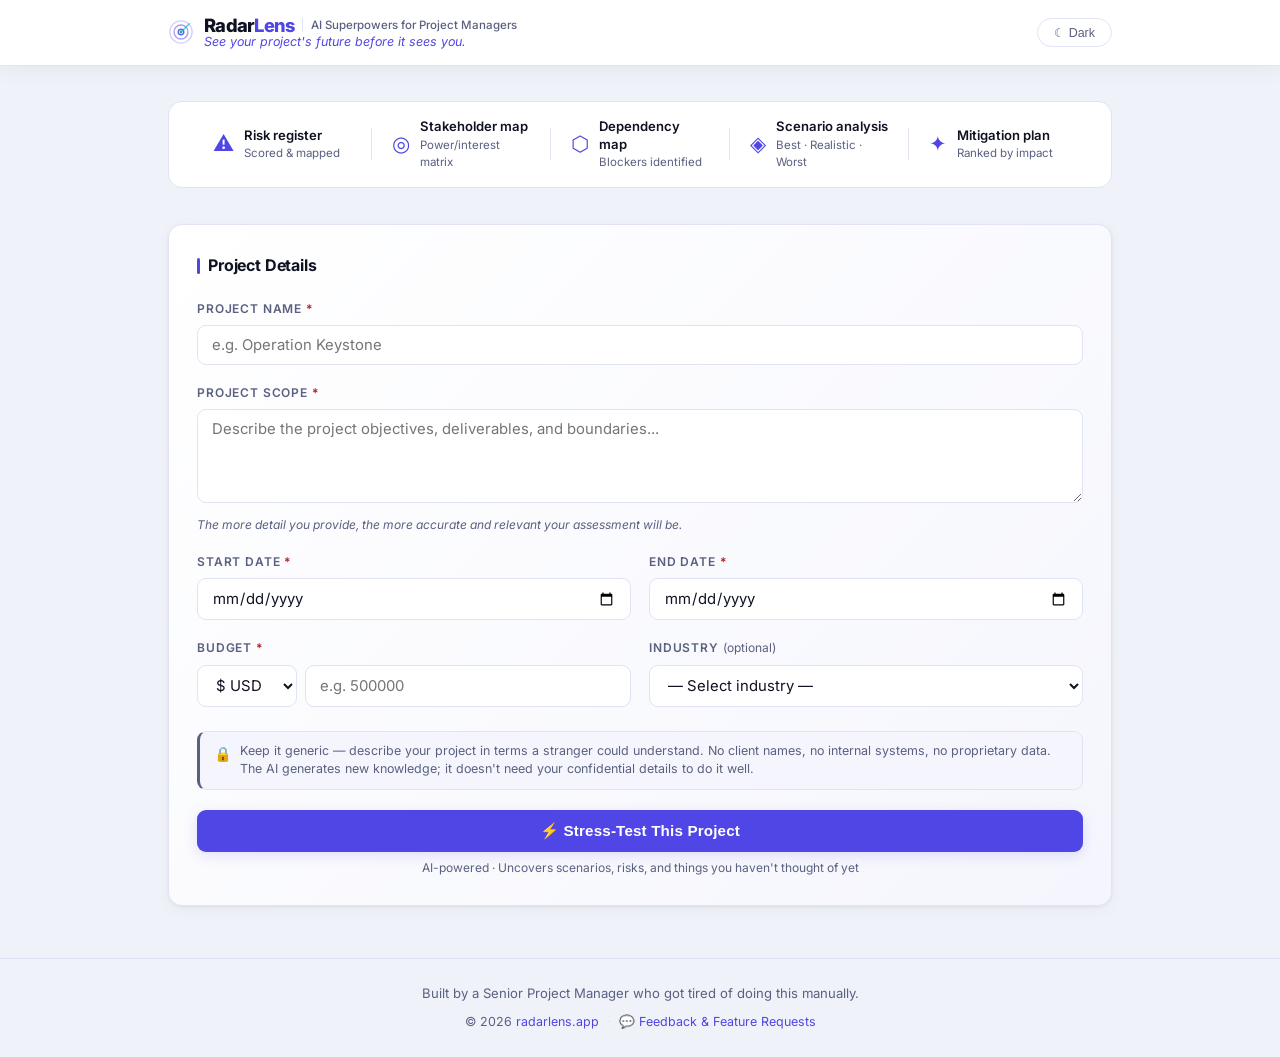
<file: index.html>
<!DOCTYPE html>
<html lang="en">
<head>
  <meta charset="UTF-8" />
  <meta name="viewport" content="width=device-width, initial-scale=1.0" />
  <title>RadarLens — AI Superpowers for Project Managers</title>
  <meta name="description" content="RadarLens — AI Superpowers for Project Managers. Identify risks, map stakeholders, and stress-test your project before it's too late." />
  <meta property="og:title" content="RadarLens — AI Superpowers for Project Managers" />
  <meta property="og:description" content="Identify risks, map stakeholders, and stress-test your project before it's too late." />
  <meta property="og:image" content="https://radarlens.app/og-image.png" />
  <meta property="og:url" content="https://radarlens.app" />
  <meta property="og:type" content="website" />
  <meta name="twitter:card" content="summary_large_image" />
  <meta name="twitter:image" content="https://radarlens.app/og-image.png" />
  <meta name="twitter:title" content="RadarLens — AI Superpowers for Project Managers" />
  <meta name="twitter:description" content="Identify risks, map stakeholders, and stress-test your project before it's too late." />
  <link rel="preconnect" href="https://fonts.googleapis.com" />
  <link rel="preconnect" href="https://fonts.gstatic.com" crossorigin />
  <link href="https://fonts.googleapis.com/css2?family=Inter:wght@400;500;600;700;800&family=DM+Mono:wght@400;500&display=swap" rel="stylesheet" />
  <link rel="stylesheet" href="styles.css" />
  <link rel="icon" type="image/svg+xml" href="data:image/svg+xml,<svg xmlns='http://www.w3.org/2000/svg' viewBox='0 0 32 32' fill='none'><circle cx='16' cy='16' r='14' stroke='%234F46E5' stroke-width='2' opacity='0.3'/><circle cx='16' cy='16' r='9' stroke='%234F46E5' stroke-width='2' opacity='0.6'/><circle cx='16' cy='16' r='4' stroke='%234F46E5' stroke-width='2'/><circle cx='16' cy='16' r='2' fill='%2306B6D4'/><line x1='16' y1='16' x2='27' y2='5' stroke='%2306B6D4' stroke-width='2' stroke-linecap='round'/></svg>" />
</head>
<body>

  <header>
    <div class="header-inner">
      <div class="header-left">
        <div class="brand">
          <svg class="brand-icon" viewBox="0 0 28 28" fill="none" xmlns="http://www.w3.org/2000/svg" aria-hidden="true">
            <circle cx="14" cy="14" r="12" stroke="var(--accent)" stroke-width="1.5" opacity="0.25"/>
            <circle cx="14" cy="14" r="7.5" stroke="var(--accent)" stroke-width="1.5" opacity="0.5"/>
            <circle cx="14" cy="14" r="3" stroke="var(--accent)" stroke-width="1.5" opacity="0.85"/>
            <circle cx="14" cy="14" r="1.5" fill="var(--brand-horizon)"/>
            <line x1="14" y1="14" x2="23" y2="5" stroke="var(--brand-horizon)" stroke-width="1.5" stroke-linecap="round" opacity="0.7"/>
          </svg>
          <div class="brand-text">
            <div class="brand-row">
              <h1 class="brand-name">Radar<span class="brand-ai">Lens</span></h1>
              <span class="brand-divider" aria-hidden="true"></span>
              <span class="brand-sub">AI Superpowers for Project Managers</span>
            </div>
            <p class="tagline" id="header-tagline">Identify risks before they identify you.</p>
          </div>
        </div>
      </div>
      <div class="header-right">
        <div class="tier-switch hidden" id="tier-switch">
          <button class="tier-btn active" data-tier="free">Free</button>
          <button class="tier-btn" data-tier="pro">Pro</button>
        </div>
        <button id="theme-toggle" class="theme-toggle">☾ Dark</button>
      </div>
    </div>
    <!-- MODULE NAV -->
    <nav class="module-nav hidden" id="module-nav">
      <div class="module-nav-inner">
        <button class="module-tab" data-module="cockpit">Radar View</button>
        <button class="module-tab" data-module="stakeholders">Stakeholders</button>
        <button class="module-tab" data-module="risks">Risks</button>
        <button class="module-tab" data-module="dependencies">Dependencies</button>
        <button class="module-tab" data-module="scenarios">Scenarios</button>
        <button class="module-tab" data-module="export">Export</button>
      </div>
      <div class="project-nav-label hidden" id="project-nav-label"></div>
    </nav>
  </header>

  <main>

    <!-- VALUE STRIP -->
    <div class="value-strip" id="value-strip">
      <div class="value-strip-item">
        <span class="value-strip-icon">⚠</span>
        <span class="value-strip-label">Risk register<br><small>Scored &amp; mapped</small></span>
      </div>
      <div class="value-strip-divider"></div>
      <div class="value-strip-item">
        <span class="value-strip-icon">◎</span>
        <span class="value-strip-label">Stakeholder map<br><small>Power/interest matrix</small></span>
      </div>
      <div class="value-strip-divider"></div>
      <div class="value-strip-item">
        <span class="value-strip-icon">⬡</span>
        <span class="value-strip-label">Dependency map<br><small>Blockers identified</small></span>
      </div>
      <div class="value-strip-divider"></div>
      <div class="value-strip-item">
        <span class="value-strip-icon">◈</span>
        <span class="value-strip-label">Scenario analysis<br><small>Best · Realistic · Worst</small></span>
      </div>
      <div class="value-strip-divider"></div>
      <div class="value-strip-item">
        <span class="value-strip-icon">✦</span>
        <span class="value-strip-label">Mitigation plan<br><small>Ranked by impact</small></span>
      </div>
    </div>

    <!-- INPUT FORM -->
    <section class="card" id="form-section">
      <h2>Project Details</h2>
      <div class="form-grid">
        <div class="form-group full-width">
          <label for="project-name">Project Name <span class="required">*</span></label>
          <input type="text" id="project-name" placeholder="e.g. Project Eclipse" />
        </div>

        <div class="form-group full-width">
          <label for="scope">Project Scope <span class="required">*</span></label>
          <textarea id="scope" rows="4" placeholder="Describe the project objectives, deliverables, and boundaries..."></textarea>
          <span class="field-hint">The more detail you provide, the more accurate and relevant your assessment will be.</span>
        </div>

        <div class="form-group">
          <label for="start-date">Start Date <span class="required">*</span></label>
          <input type="date" id="start-date" />
        </div>

        <div class="form-group">
          <label for="end-date">End Date <span class="required">*</span></label>
          <input type="date" id="end-date" />
        </div>

        <div class="form-group">
          <label for="budget">Budget <span class="required">*</span></label>
          <div class="budget-input-row">
            <select id="currency">
              <option value="$">$ USD</option>
              <option value="€">€ EUR</option>
              <option value="£">£ GBP</option>
              <option value="¥">¥ JPY</option>
              <option value="C$">C$ CAD</option>
              <option value="A$">A$ AUD</option>
              <option value="CHF">CHF</option>
            </select>
            <input type="number" id="budget" placeholder="e.g. 500000" min="0" />
          </div>
        </div>

        <div class="form-group">
          <label for="industry">Industry <span class="optional">(optional)</span></label>
          <select id="industry">
            <option value="">— Select industry —</option>
            <option value="IT">IT & Technology</option>
            <option value="Construction">Construction</option>
            <option value="Pharma">Pharma & Life Sciences</option>
            <option value="Finance">Finance & Banking</option>
            <option value="Retail">Retail & E-commerce</option>
            <option value="Healthcare">Healthcare</option>
            <option value="Energy">Energy & Utilities</option>
            <option value="Other">Other</option>
          </select>
        </div>
      </div>

      <div class="confidentiality-notice">
        <span class="conf-icon">🔒</span>
        <span>Keep it generic — describe your project in terms a stranger could understand. No client names, no internal systems, no proprietary data. The AI generates new knowledge; it doesn't need your confidential details to do it well.</span>
      </div>
      <div class="generate-cta">
        <button id="generate-btn" class="btn-generate">⚡ Stress-Test This Project</button>
        <span class="generate-hint">AI-powered · Uncovers scenarios, risks, and things you haven't thought of yet</span>
      </div>
      <div class="devmode-toggle">
        <label class="devmode-label">
          <input type="checkbox" id="devmode-checkbox" />
          <span class="devmode-text">Dev mode — use mock data (Rack Remediation)</span>
        </label>
      </div>
    </section>

    <!-- ERROR BANNER -->
    <div class="error-banner hidden" id="error-banner">
      <div class="error-banner-inner">
        <span class="error-banner-icon">⚠</span>
        <div class="error-banner-content">
          <strong id="error-banner-title">Something went wrong</strong>
          <span id="error-banner-msg"></span>
        </div>
        <button class="error-banner-retry" id="error-banner-retry">Try again</button>
        <button class="error-banner-close" id="error-banner-close">×</button>
      </div>
    </div>

    <!-- LOADING STATE -->
    <section class="card hidden" id="loading-section">
      <div class="loading-inner">
        <div class="spinner"></div>
        <p id="loading-message" class="loading-message">Analyzing your project...</p>
      </div>
    </section>

    <!-- RESULTS -->
    <section class="hidden" id="results-section">

      <!-- PROJECT BANNER (siempre visible, fuera de tabs) -->
      <div class="project-banner" id="project-banner">
        <div class="project-banner-label">Full Project Assessment</div>
        <div class="project-banner-name" id="result-project-name"></div>
        <div class="project-banner-meta" id="result-project-meta"></div>
      </div>

      <!-- ══════════════════════════════════════════
           MODULE: PM COCKPIT
      ══════════════════════════════════════════ -->
      <section class="module-section" id="module-cockpit">

        <!-- PROJECT PULSE BAR -->
        <div class="pulse-bar card">
          <div class="pulse-item">
            <span class="pulse-label">Timeline</span>
            <span class="pulse-value" id="pulse-timeline">—</span>
            <span class="pulse-sub" id="pulse-timeline-sub"></span>
          </div>
          <div class="pulse-divider"></div>
          <div class="pulse-item">
            <span class="pulse-label">Critical Risks</span>
            <span class="pulse-value pulse-value-alert" id="pulse-critical">—</span>
            <span class="pulse-sub" id="pulse-critical-sub"></span>
          </div>
          <div class="pulse-divider"></div>
          <div class="pulse-item">
            <span class="pulse-label">Resistant</span>
            <span class="pulse-value pulse-value-warn" id="pulse-resistant">—</span>
            <span class="pulse-sub">stakeholders</span>
          </div>
          <div class="pulse-divider"></div>
          <div class="pulse-item">
            <span class="pulse-label">Blocked</span>
            <span class="pulse-value pulse-value-warn" id="pulse-blocked">—</span>
            <span class="pulse-sub">dependencies</span>
          </div>
          <div class="pulse-divider"></div>
          <div class="pulse-item">
            <span class="pulse-label">Mitigations</span>
            <span class="pulse-value pulse-value-positive" id="pulse-mitigations">—</span>
            <span class="pulse-sub">applied</span>
          </div>
          <div class="pulse-divider"></div>
          <div class="pulse-item">
            <span class="pulse-label">Coverage</span>
            <span class="pulse-value" id="pulse-coverage">—</span>
            <span class="pulse-sub">/ 4 modules</span>
          </div>
        </div>

        <!-- ROW 1: READINESS BADGE + PROJECT OUTLOOK + STAKEHOLDER PULSE -->
        <div class="cockpit-hero-row">

          <div class="readiness-wrap-inner">
            <div class="readiness-badge" id="readiness-badge">
              <div class="readiness-level" id="readiness-level">—</div>
              <div class="readiness-score-wrap">
                <span class="readiness-score" id="readiness-score">—</span>
                <span class="readiness-score-label">/100</span>
              </div>
              <div class="readiness-trend" id="readiness-trend"></div>
              <div class="readiness-projected hidden" id="readiness-projected"></div>
              <div class="readiness-label">Project Readiness</div>
              <div class="readiness-breakdown hidden" id="readiness-breakdown"></div>
            </div>
            <button class="btn-optimize-nudge hidden" id="btn-optimize-nudge">⚡ Optimize your plan →</button>
          </div>

          <div class="project-outlook hidden" id="project-outlook">
            <div class="outlook-title">Scenario Overview</div>
            <div class="outlook-rows" id="outlook-rows"></div>
            <button class="outlook-link" data-module="scenarios">View full scenario analysis →</button>
          </div>

          <div class="stakeholder-pulse hidden" id="stakeholder-pulse">
            <div class="pulse-title">Stakeholder Pulse</div>
            <div class="pulse-quadrants" id="pulse-quadrants"></div>
            <div class="pulse-alerts hidden" id="pulse-alerts"></div>
            <button class="outlook-link" data-module="stakeholders" data-scroll-to="module-stakeholders">View stakeholder map →</button>
          </div>

        </div>

        <!-- ROW 2: MODULE CARDS -->
        <div class="cockpit-grid">
          <div class="cockpit-card" id="cockpit-card-stakeholders">
            <div class="cockpit-card-header">
              <span class="cockpit-card-title">Stakeholders</span>
              <span class="cockpit-card-score" id="cockpit-stakeholders-score">—</span>
            </div>
            <div class="cockpit-card-meta" id="cockpit-stakeholders-meta"></div>
            <div class="cockpit-card-bar-wrap">
              <div class="cockpit-card-bar-track">
                <div class="cockpit-card-bar-fill" id="cockpit-stakeholders-bar"></div>
              </div>
            </div>
            <button class="cockpit-card-btn" data-module="stakeholders">View map →</button>
          </div>

          <div class="cockpit-card" id="cockpit-card-risks">
            <div class="cockpit-card-header">
              <span class="cockpit-card-title">Risks</span>
              <span class="cockpit-card-score" id="cockpit-risks-score">—</span>
            </div>
            <div class="cockpit-card-meta" id="cockpit-risks-meta"></div>
            <div class="cockpit-card-bar-wrap">
              <div class="cockpit-card-bar-track">
                <div class="cockpit-card-bar-fill" id="cockpit-risks-bar"></div>
              </div>
            </div>
            <button class="cockpit-card-btn" data-module="risks">View details →</button>
          </div>

          <div class="cockpit-card" id="cockpit-card-deps">
            <div class="cockpit-card-header">
              <span class="cockpit-card-title">Dependencies</span>
              <span class="cockpit-card-score" id="cockpit-deps-score">—</span>
            </div>
            <div class="cockpit-card-meta" id="cockpit-deps-meta"></div>
            <div class="cockpit-card-bar-wrap">
              <div class="cockpit-card-bar-track">
                <div class="cockpit-card-bar-fill" id="cockpit-deps-bar"></div>
              </div>
            </div>
            <button class="cockpit-card-btn" data-module="dependencies">View details →</button>
          </div>

          <div class="cockpit-card" id="cockpit-card-scenarios">
            <div class="cockpit-card-header">
              <span class="cockpit-card-title">Scenarios</span>
              <span class="cockpit-card-score" id="cockpit-scenarios-score">—</span>
            </div>
            <div class="cockpit-card-meta" id="cockpit-scenarios-meta"></div>
            <div class="cockpit-card-bar-wrap">
              <div class="cockpit-card-bar-track">
                <div class="cockpit-card-bar-fill" id="cockpit-scenarios-bar"></div>
              </div>
            </div>
            <button class="cockpit-card-btn" data-module="scenarios">View analysis →</button>
          </div>
        </div>


        <!-- ACTION TABLE (Quick Wins) -->
        <div class="card" id="cockpit-quickwins">
          <h2>Priority Actions</h2>
          <p class="quickwins-desc">Highest impact actions you can take right now.</p>
          <div id="quickwins-list"></div>
        </div>

        <!-- FREE TIER NUDGE -->
        <div id="cockpit-free-nudge" class="cockpit-free-nudge hidden">
          Free plan · 9 risks analyzed — <a href="#" class="nudge-upgrade-link">Upgrade to Pro</a> for 20+ risks, Export &amp; Optimizer
        </div>

      </section>

      <!-- ══════════════════════════════════════════
           MODULE: RISKS
      ══════════════════════════════════════════ -->
      <section class="module-section hidden" id="module-risks">

        <!-- SUMMARY BAR -->
        <div class="summary-bar card">
          <div class="summary-item summary-item-hero">
            <span class="summary-label">Health Score</span>
            <div class="summary-score-wrap">
              <span class="summary-value summary-value-hero" id="health-score">—</span>
              <span class="summary-baseline hidden" id="health-baseline"></span>
            </div>
            <span class="summary-best" id="health-best"></span>
          </div>
          <div class="summary-divider"></div>
          <div class="summary-secondaries">
            <div class="summary-item">
              <span class="summary-label">Risks</span>
              <span class="summary-value" id="risk-count">—</span>
              <span class="summary-sublabel" id="risk-count-sub"></span>
            </div>
            <div class="summary-item">
              <span class="summary-label">Critical</span>
              <span class="summary-value critical" id="critical-count">—</span>
              <span class="summary-sublabel" id="critical-count-sub"></span>
            </div>
            <div class="summary-item summary-item-actions">
              <span class="summary-label">Mitigations</span>
              <span class="summary-value positive" id="mitigation-count">0</span>
              <button class="btn-clear-mit hidden" id="clear-mitigations-btn">Clear all</button>
            </div>
          </div>
        </div>

        <div class="results-grid">

          <!-- HEATMAP -->
          <div class="card" id="anchor-heatmap">
            <h2>Risk Heatmap</h2>
            <div class="heatmap-wrapper">
              <div class="heatmap-y-label">Probability</div>
              <div class="heatmap-container">
                <div class="heatmap-grid" id="heatmap-grid">
                  <div class="heatmap-cell medium"  data-prob="high" data-imp="low"><span class="cell-dots" id="cell-high-low"></span></div>
                  <div class="heatmap-cell high"     data-prob="high" data-imp="medium"><span class="cell-dots" id="cell-high-medium"></span></div>
                  <div class="heatmap-cell critical" data-prob="high" data-imp="high"><span class="cell-dots" id="cell-high-high"></span></div>
                  <div class="heatmap-cell low"      data-prob="medium" data-imp="low"><span class="cell-dots" id="cell-medium-low"></span></div>
                  <div class="heatmap-cell medium"   data-prob="medium" data-imp="medium"><span class="cell-dots" id="cell-medium-medium"></span></div>
                  <div class="heatmap-cell high"     data-prob="medium" data-imp="high"><span class="cell-dots" id="cell-medium-high"></span></div>
                  <div class="heatmap-cell low"      data-prob="low" data-imp="low"><span class="cell-dots" id="cell-low-low"></span></div>
                  <div class="heatmap-cell low"      data-prob="low" data-imp="medium"><span class="cell-dots" id="cell-low-medium"></span></div>
                  <div class="heatmap-cell medium"   data-prob="low" data-imp="high"><span class="cell-dots" id="cell-low-high"></span></div>
                </div>
                <div class="heatmap-x-labels">
                  <span>Low</span><span>Medium</span><span>High</span>
                </div>
              </div>
              <div class="heatmap-y-labels">
                <span>High</span><span>Med</span><span>Low</span>
              </div>
            </div>
            <div class="heatmap-x-label">Impact</div>
          </div>

          <!-- COVERAGE -->
          <div class="card" id="coverage-section">
            <h2>Risk Coverage</h2>
            <div class="coverage-bars" id="coverage-bars"></div>
          </div>

        </div>

        <!-- MITIGATION OPTIMIZER -->
        <div class="card hidden" id="anchor-optimizer">
          <div id="budget-teaser">
            <div class="budget-teaser-inner">
              <div class="budget-teaser-text">
                <h2>Mitigation Optimizer <span class="pro-badge">PRO</span></h2>
                <p class="budget-mode-desc">Set your team capacity and the optimizer calculates the best mitigations — then sends the plan directly to your Action Plan in Radar View.</p>
              </div>
              <button class="btn-upgrade">Upgrade to Pro</button>
            </div>
          </div>
          <div class="hidden" id="budget-full">
            <div class="budget-mode-header">
              <div>
                <h2>Mitigation Optimizer <span class="pro-badge">PRO</span></h2>
                <p class="budget-mode-desc">How much can your team realistically take on right now?</p>
              </div>
            </div>
            <div class="optimizer-mode-selector">
              <div class="optimizer-mode-card active" data-mode="quick">
                <div class="optimizer-mode-title">Quick wins</div>
                <div class="optimizer-mode-desc">Low-effort actions your team can start this week. No budget required.</div>
              </div>
              <div class="optimizer-mode-card" data-mode="balanced">
                <div class="optimizer-mode-title">Balanced plan</div>
                <div class="optimizer-mode-desc">Best combination of impact and effort. Recommended starting point.</div>
              </div>
              <div class="optimizer-mode-card" data-mode="full">
                <div class="optimizer-mode-title">Full commitment</div>
                <div class="optimizer-mode-desc">Maximum risk reduction. Requires sustained team commitment.</div>
              </div>
            </div>
            <div class="budget-run-row">
              <button class="btn-primary" id="run-optimizer-btn">Find my best mitigation plan</button>
            </div>
            <div class="budget-result hidden" id="budget-result"></div>
          </div>
        </div>

        <!-- RISK LIST -->
        <div class="card" id="anchor-risks">
          <div class="risk-list-header">
            <h2>Risk Register</h2>
            <div class="filter-tabs">
              <button class="filter-tab active" data-filter="all">All</button>
              <button class="filter-tab" data-filter="critical">Critical</button>
              <button class="filter-tab" data-filter="high">High</button>
              <button class="filter-tab" data-filter="medium">Medium</button>
              <button class="filter-tab" data-filter="low">Low</button>
            </div>
          </div>
          <div class="active-filters hidden" id="active-filters"></div>
          <div class="risk-edit-hint hidden" id="risk-edit-hint">
            <span class="hint-icon">💡</span> Tip: click <strong>✏️ Edit risk</strong> on any expanded card to adjust probability, impact or description.
          </div>
          <div id="risk-list"></div>

          <!-- ADD RISK -->
          <div class="add-risk-section hidden" id="add-risk-section">
            <div id="add-risk-free">
              <div class="add-risk-teaser">
                <div class="add-risk-teaser-text">
                  <span class="add-risk-teaser-title">Add custom risk <span class="pro-badge">PRO</span></span>
                  <span class="add-risk-teaser-desc">Seeing 9 risks doesn't mean there are only 9. Pro generates up to 20 and lets you add what the AI missed.</span>
                </div>
                <button class="btn-upgrade btn-upgrade-sm">Upgrade to Pro</button>
              </div>
            </div>
            <div class="hidden" id="add-risk-pro">
              <div class="add-risk-form">
                <h3 class="add-risk-form-title">Add Custom Risk</h3>
                <div class="add-risk-grid">
                  <div class="form-group full-width">
                    <label>Title <span class="required">*</span></label>
                    <input type="text" id="new-risk-title" placeholder="e.g. Key sponsor leaves mid-project" />
                  </div>
                  <div class="form-group full-width">
                    <label>Description</label>
                    <textarea id="new-risk-desc" rows="2" placeholder="Why is this a risk for this project?"></textarea>
                  </div>
                  <div class="form-group">
                    <label>Category</label>
                    <select id="new-risk-category">
                      <option value="Technical">Technical</option>
                      <option value="Resources">Resources</option>
                      <option value="External">External</option>
                      <option value="Regulatory">Regulatory</option>
                      <option value="Financial">Financial</option>
                    </select>
                  </div>
                  <div class="form-group">
                    <label>Probability</label>
                    <select id="new-risk-probability">
                      <option value="low">Low</option>
                      <option value="medium" selected>Medium</option>
                      <option value="high">High</option>
                    </select>
                  </div>
                  <div class="form-group">
                    <label>Impact</label>
                    <select id="new-risk-impact">
                      <option value="low">Low</option>
                      <option value="medium" selected>Medium</option>
                      <option value="high">High</option>
                    </select>
                  </div>
                </div>
                <div class="add-risk-actions">
                  <button class="btn-primary" id="save-risk-btn" style="max-width:160px">Add Risk</button>
                  <button class="btn-secondary" id="cancel-risk-btn">Cancel</button>
                </div>
              </div>
            </div>
          </div>
        </div>


      </section>

      <!-- ══════════════════════════════════════════
           MODULE: STAKEHOLDERS
      ══════════════════════════════════════════ -->
      <section class="module-section hidden" id="module-stakeholders">

        <!-- Summary bar -->
        <div class="summary-bar card">
          <div class="summary-item summary-item-hero">
            <span class="summary-label">Stakeholder Health</span>
            <div class="summary-score-wrap">
              <span class="summary-value summary-value-hero" id="stakeholders-health-score">—</span>
            </div>
          </div>
          <div class="summary-divider"></div>
          <div class="summary-secondaries">
            <div class="summary-item">
              <span class="summary-label">Total</span>
              <span class="summary-value" id="stakeholders-count">—</span>
            </div>
            <div class="summary-item">
              <span class="summary-label">Resistant</span>
              <span class="summary-value critical" id="stakeholders-resistant">—</span>
            </div>
            <div class="summary-item">
              <span class="summary-label">Manage Closely</span>
              <span class="summary-value" id="stakeholders-manage-closely">—</span>
            </div>
          </div>
        </div>

        <!-- Power/Interest Matrix -->
        <div class="card">
          <h2>Power / Interest Matrix</h2>
          <div class="stakeholder-matrix">
            <div class="matrix-y-label">Power</div>
            <div class="matrix-inner">
            <div class="matrix-grid">
              <div class="matrix-cell matrix-keep-satisfied" id="matrix-keep-satisfied">
                <div class="matrix-cell-label">Keep Satisfied</div>
                <div class="matrix-chips" id="chips-keep-satisfied"></div>
              </div>
              <div class="matrix-cell matrix-manage-closely" id="matrix-manage-closely">
                <div class="matrix-cell-label">Manage Closely</div>
                <div class="matrix-chips" id="chips-manage-closely"></div>
              </div>
              <div class="matrix-cell matrix-monitor" id="matrix-monitor">
                <div class="matrix-cell-label">Monitor</div>
                <div class="matrix-chips" id="chips-monitor"></div>
              </div>
              <div class="matrix-cell matrix-keep-informed" id="matrix-keep-informed">
                <div class="matrix-cell-label">Keep Informed</div>
                <div class="matrix-chips" id="chips-keep-informed"></div>
              </div>
            </div>
            <div class="matrix-x-label">Interest</div>
            </div>
          </div>
        </div>

        <!-- Stakeholder Register -->
        <div class="card">
          <div class="risk-list-header">
            <h2>Stakeholder Register</h2>
            <div class="filter-tabs">
              <button class="filter-tab active" data-sh-filter="all">All</button>
              <button class="filter-tab" data-sh-filter="resistant">Resistant</button>
              <button class="filter-tab" data-sh-filter="manage-closely">Manage Closely</button>
              <button class="filter-tab" data-sh-filter="keep-satisfied">Keep Satisfied</button>
            </div>
          </div>
          <div id="stakeholders-list"></div>

          <!-- ADD STAKEHOLDER (Pro) -->
          <div class="add-risk-section hidden" id="add-stakeholder-section">
            <div id="add-stakeholder-free">
              <div class="add-risk-teaser">
                <div class="add-risk-teaser-text">
                  <span class="add-risk-teaser-title">Add custom stakeholder <span class="pro-badge">PRO</span></span>
                  <span class="add-risk-teaser-desc">Add stakeholders the AI didn't identify and position them on the map.</span>
                </div>
                <button class="btn-upgrade btn-upgrade-sm">Upgrade to Pro</button>
              </div>
            </div>
            <div class="hidden" id="add-stakeholder-pro">
              <div class="add-risk-form">
                <h3 class="add-risk-form-title">Add Custom Stakeholder</h3>
                <div class="add-risk-grid">
                  <div class="form-group full-width">
                    <label>Name / Role <span class="required">*</span></label>
                    <input type="text" id="new-sh-name" placeholder="e.g. Legal Counsel" />
                  </div>
                  <div class="form-group full-width">
                    <label>Title / Function</label>
                    <input type="text" id="new-sh-role" placeholder="e.g. Head of Legal" />
                  </div>
                  <div class="form-group">
                    <label>Power</label>
                    <select id="new-sh-power">
                      <option value="high">High</option>
                      <option value="low">Low</option>
                    </select>
                  </div>
                  <div class="form-group">
                    <label>Interest</label>
                    <select id="new-sh-interest">
                      <option value="high">High</option>
                      <option value="low">Low</option>
                    </select>
                  </div>
                  <div class="form-group">
                    <label>Attitude</label>
                    <select id="new-sh-attitude">
                      <option value="supportive">Supportive</option>
                      <option value="neutral" selected>Neutral</option>
                      <option value="resistant">Resistant</option>
                    </select>
                  </div>
                </div>
                <div class="add-risk-actions">
                  <button class="btn-primary" id="save-sh-btn" style="max-width:180px">Add Stakeholder</button>
                  <button class="btn-secondary" id="cancel-sh-btn">Cancel</button>
                </div>
              </div>
            </div>
          </div>
        </div>

      </section>

      <!-- ══════════════════════════════════════════
           MODULE: DEPENDENCIES
      ══════════════════════════════════════════ -->
      <section class="module-section hidden" id="module-dependencies">

        <div class="summary-bar card">
          <div class="summary-item summary-item-hero">
            <span class="summary-label">Dependencies Health Score</span>
            <div class="summary-score-wrap">
              <span class="summary-value summary-value-hero" id="deps-health-score">—</span>
            </div>
          </div>
          <div class="summary-divider"></div>
          <div class="summary-secondaries">
            <div class="summary-item">
              <span class="summary-label">Total</span>
              <span class="summary-value" id="deps-total">—</span>
            </div>
            <div class="summary-item">
              <span class="summary-label">Blocked</span>
              <span class="summary-value critical" id="deps-blocked-count">—</span>
            </div>
            <div class="summary-item">
              <span class="summary-label">At Risk</span>
              <span class="summary-value" id="deps-atrisk-count">—</span>
            </div>
          </div>
        </div>

        <div class="results-grid">
          <div class="card">
            <h2>By Criticality</h2>
            <div class="coverage-bars" id="deps-criticality-bars"></div>
          </div>
          <div class="card">
            <h2>By Type</h2>
            <div class="coverage-bars" id="deps-type-bars"></div>
          </div>
        </div>

        <div class="card">
          <div class="risk-list-header">
            <h2>Dependency Register</h2>
            <div class="filter-tabs">
              <button class="filter-tab active" data-dep-filter="all">All</button>
              <button class="filter-tab" data-dep-filter="blocked">Blocked</button>
              <button class="filter-tab" data-dep-filter="at-risk">At Risk</button>
              <button class="filter-tab" data-dep-filter="on-track">On Track</button>
            </div>
          </div>
          <div id="deps-list"></div>

          <div id="resolved-deps-section" class="hidden">
            <button class="closed-toggle" id="resolved-deps-toggle">
              <span id="resolved-deps-label">▶ Resolved dependencies (0)</span>
            </button>
            <div id="resolved-deps-list" class="hidden"></div>
          </div>

          <!-- ADD DEPENDENCY (Pro) -->
          <div class="add-risk-section hidden" id="add-dep-section">
            <div id="add-dep-free">
              <div class="add-risk-teaser">
                <div class="add-risk-teaser-text">
                  <span class="add-risk-teaser-title">Add custom dependency <span class="pro-badge">PRO</span></span>
                  <span class="add-risk-teaser-desc">Map dependencies the AI didn't identify and track their status.</span>
                </div>
                <button class="btn-upgrade btn-upgrade-sm">Upgrade to Pro</button>
              </div>
            </div>
            <div class="hidden" id="add-dep-pro">
              <div class="add-risk-form">
                <h3 class="add-risk-form-title">Add Custom Dependency</h3>
                <div class="add-risk-grid">
                  <div class="form-group full-width">
                    <label>Title <span class="required">*</span></label>
                    <input type="text" id="new-dep-title" placeholder="e.g. Legal sign-off on data agreement" />
                  </div>
                  <div class="form-group full-width">
                    <label>Description</label>
                    <textarea id="new-dep-desc" rows="2" placeholder="What does this dependency block?"></textarea>
                  </div>
                  <div class="form-group">
                    <label>From</label>
                    <input type="text" id="new-dep-from" placeholder="e.g. Legal team" />
                  </div>
                  <div class="form-group">
                    <label>To</label>
                    <input type="text" id="new-dep-to" placeholder="e.g. Project Team" />
                  </div>
                  <div class="form-group">
                    <label>Type</label>
                    <select id="new-dep-type">
                      <option value="internal">Internal</option>
                      <option value="external">External</option>
                      <option value="technical">Technical</option>
                      <option value="vendor">Vendor</option>
                    </select>
                  </div>
                  <div class="form-group">
                    <label>Criticality</label>
                    <select id="new-dep-criticality">
                      <option value="low">Low</option>
                      <option value="medium">Medium</option>
                      <option value="high" selected>High</option>
                      <option value="critical">Critical</option>
                    </select>
                  </div>
                  <div class="form-group">
                    <label>Status</label>
                    <select id="new-dep-status">
                      <option value="on-track" selected>On Track</option>
                      <option value="at-risk">At Risk</option>
                      <option value="blocked">Blocked</option>
                    </select>
                  </div>
                </div>
                <div class="add-risk-actions">
                  <button class="btn-primary" id="save-dep-btn" style="max-width:180px">Add Dependency</button>
                  <button class="btn-secondary" id="cancel-dep-btn">Cancel</button>
                </div>
              </div>
            </div>
          </div>
        </div>

      </section>

      <!-- ══════════════════════════════════════════
           MODULE: SCENARIOS
      ══════════════════════════════════════════ -->
      <section class="module-section hidden" id="module-scenarios">

        <!-- Scenario cards (Free) -->
        <div class="scenarios-grid" id="scenarios-grid"></div>

        <!-- Comparison table (Pro) -->
        <div class="card hidden" id="scenarios-comparison-pro">
          <h2>Scenario Comparison</h2>
          <table class="scenarios-table" id="scenarios-table"></table>
        </div>

        <!-- Scenario-Critical Risks (Pro) -->
        <div class="card hidden" id="scenarios-mitigations-pro">
          <h2>Scenario-Critical Risks</h2>
          <p class="quickwins-desc">Risks that most influence this scenario's outcome. Address their mitigations to move the needle. Click to navigate to the risk.</p>
          <div id="scenarios-key-mitigations"></div>
        </div>

        <!-- Simulator (Pro) -->
        <div class="card hidden" id="scenarios-simulator-pro">
          <h2>Scenario Simulator</h2>
          <p class="quickwins-desc">Apply mitigations in the Risk Register and watch your forecast shift in real time.</p>
          <div class="sim-how-it-works">
            <span class="sim-how-title">How to use it</span>
            Go to the <strong>Risks tab</strong> → expand any risk → click a mitigation to activate it.
            The <span class="sim-dot-inline sim-dot-blue"></span> <strong>Now</strong> marker moves right toward Best Case as you apply mitigations.
            The <span class="sim-dot-inline sim-dot-orange"></span> <strong>Baseline</strong> stays fixed — it's your starting point with no mitigations.
            Use this to build a mitigation plan you can defend in your next steering committee.
          </div>
        </div>

        <!-- Upgrade teaser for Pro features (Free only) -->
        <div class="card" id="scenarios-pro-teaser">
          <div class="add-risk-teaser">
            <div class="add-risk-teaser-text">
              <span class="add-risk-teaser-title">Scenario Simulator &amp; Comparison Table <span class="pro-badge">PRO</span></span>
              <span class="add-risk-teaser-desc">Apply mitigations and watch the Realistic scenario improve in real time. Plus a comparison table ready to paste into your steering deck.</span>
            </div>
            <button class="btn-upgrade btn-upgrade-sm">Upgrade to Pro</button>
          </div>
        </div>

      </section>

      <!-- ══════════════════════════════════════════
           MODULE: EXPORT
      ══════════════════════════════════════════ -->
      <section class="module-section hidden" id="module-export">
        <div class="card">
          <div id="export-free">
            <div class="add-risk-teaser">
              <div class="add-risk-teaser-text">
                <span class="add-risk-teaser-title">Export assessment <span class="pro-badge">PRO</span></span>
                <span class="add-risk-teaser-desc">Download your full assessment as PDF or Excel — ready for steering committees and stakeholders.</span>
              </div>
              <button class="btn-upgrade btn-upgrade-sm">Upgrade to Pro</button>
            </div>
          </div>
          <div class="hidden" id="export-pro">
            <h2>Export Assessment</h2>
            <div class="export-options">
              <button class="export-btn" id="export-pdf-btn">
                <span class="export-icon">📄</span>
                <span class="export-label">Export PDF</span>
                <span class="export-desc">Full report with heatmap and scenarios</span>
              </button>
              <button class="export-btn" id="export-excel-btn">
                <span class="export-icon">📊</span>
                <span class="export-label">Export Excel</span>
                <span class="export-desc">Risk register with all fields and mitigations</span>
              </button>
            </div>
            <div class="export-session-section">
              <h3 class="export-session-title">Session</h3>
              <p class="export-session-desc">Save your full assessment — risks, issues, dependencies, mitigations and owners — and reload it in a future session without regenerating.</p>
              <div class="export-options">
                <button class="export-btn" id="export-session-btn">
                  <span class="export-icon">💾</span>
                  <span class="export-label">Save session</span>
                  <span class="export-desc">Download a .json file with the full assessment state</span>
                </button>
                <label class="export-btn export-btn-load" for="load-session-input">
                  <span class="export-icon">📂</span>
                  <span class="export-label">Load session</span>
                  <span class="export-desc">Restore a previously saved assessment</span>
                </label>
                <input type="file" id="load-session-input" accept=".json" class="hidden" />
              </div>
            </div>
          </div>
        </div>
      </section>

      <div class="results-actions">
        <button class="btn-secondary" id="new-assessment-btn">New Assessment</button>
      </div>
      <a href="https://tally.so/r/WOK52J" target="_blank" rel="noopener" class="results-feedback-link">💬 How was your experience? Share feedback</a>

    </section>

  </main>

  <footer>
    <div class="footer-inner">
      <p class="footer-built">Built by a Senior Project Manager who got tired of doing this manually.</p>
      <div class="footer-bottom">
        <span class="footer-copyright">&copy; 2026 <a href="https://radarlens.app" target="_blank" rel="noopener" class="footer-link">radarlens.app</a></span>
        <span class="footer-dot">·</span>
        <a href="https://tally.so/r/WOK52J" target="_blank" rel="noopener" class="footer-feedback-link">💬 Feedback &amp; Feature Requests</a>
      </div>
    </div>
  </footer>

  <script src="app.js"></script>
</body>
</html>
</file>
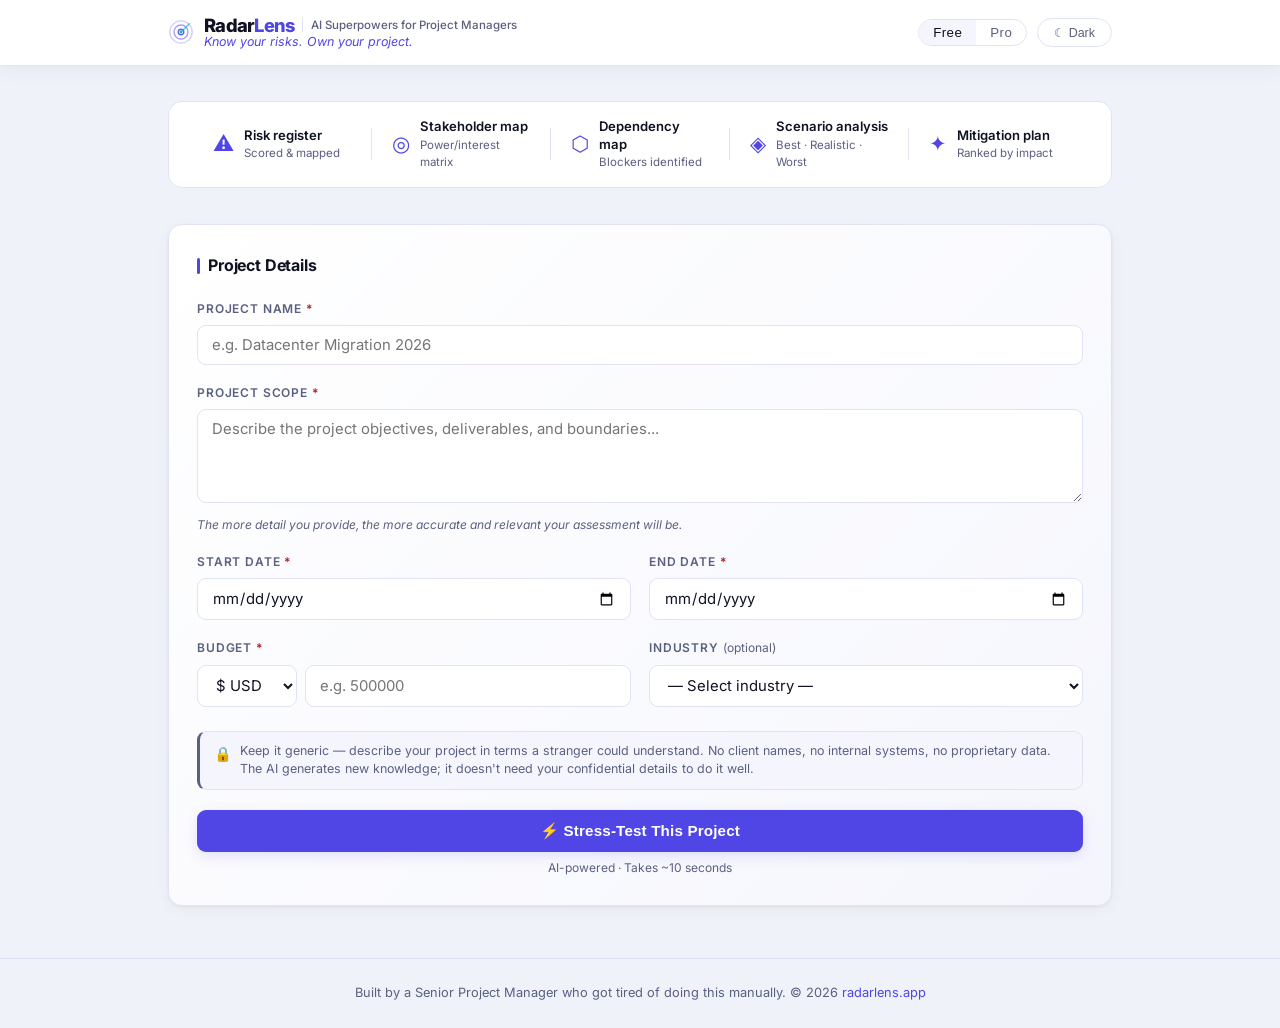
<file: public/index.html>
<!DOCTYPE html>
<html lang="en">
<head>
  <meta charset="UTF-8" />
  <meta name="viewport" content="width=device-width, initial-scale=1.0" />
  <title>RadarLens — AI Superpowers for Project Managers</title>
  <meta name="description" content="RadarLens — AI Superpowers for Project Managers. Identify risks, map stakeholders, and stress-test your project before it's too late." />
  <link rel="preconnect" href="https://fonts.googleapis.com" />
  <link rel="preconnect" href="https://fonts.gstatic.com" crossorigin />
  <link href="https://fonts.googleapis.com/css2?family=Inter:wght@400;500;600;700;800&family=DM+Mono:wght@400;500&display=swap" rel="stylesheet" />
  <link rel="stylesheet" href="styles.css" />
  <link rel="icon" type="image/svg+xml" href="data:image/svg+xml,<svg xmlns='http://www.w3.org/2000/svg' viewBox='0 0 32 32' fill='none'><circle cx='16' cy='16' r='14' stroke='%234F46E5' stroke-width='2' opacity='0.3'/><circle cx='16' cy='16' r='9' stroke='%234F46E5' stroke-width='2' opacity='0.6'/><circle cx='16' cy='16' r='4' stroke='%234F46E5' stroke-width='2'/><circle cx='16' cy='16' r='2' fill='%2306B6D4'/><line x1='16' y1='16' x2='27' y2='5' stroke='%2306B6D4' stroke-width='2' stroke-linecap='round'/></svg>" />
</head>
<body>

  <header>
    <div class="header-inner">
      <div class="header-left">
        <div class="brand">
          <svg class="brand-icon" viewBox="0 0 28 28" fill="none" xmlns="http://www.w3.org/2000/svg" aria-hidden="true">
            <circle cx="14" cy="14" r="12" stroke="var(--accent)" stroke-width="1.5" opacity="0.25"/>
            <circle cx="14" cy="14" r="7.5" stroke="var(--accent)" stroke-width="1.5" opacity="0.5"/>
            <circle cx="14" cy="14" r="3" stroke="var(--accent)" stroke-width="1.5" opacity="0.85"/>
            <circle cx="14" cy="14" r="1.5" fill="var(--brand-horizon)"/>
            <line x1="14" y1="14" x2="23" y2="5" stroke="var(--brand-horizon)" stroke-width="1.5" stroke-linecap="round" opacity="0.7"/>
          </svg>
          <div class="brand-text">
            <div class="brand-row">
              <h1 class="brand-name">Radar<span class="brand-ai">Lens</span></h1>
              <span class="brand-divider" aria-hidden="true"></span>
              <span class="brand-sub">AI Superpowers for Project Managers</span>
            </div>
            <p class="tagline" id="header-tagline">Identify risks before they identify you.</p>
          </div>
        </div>
      </div>
      <div class="header-right">
        <div class="tier-switch hidden" id="tier-switch">
          <button class="tier-btn active" data-tier="free">Free</button>
          <button class="tier-btn" data-tier="pro">Pro</button>
        </div>
        <button id="theme-toggle" class="theme-toggle">☾ Dark</button>
      </div>
    </div>
    <!-- MODULE NAV -->
    <nav class="module-nav hidden" id="module-nav">
      <div class="module-nav-inner">
        <button class="module-tab" data-module="cockpit">Radar View</button>
        <button class="module-tab" data-module="stakeholders">Stakeholders</button>
        <button class="module-tab" data-module="risks">Risks</button>
        <button class="module-tab" data-module="dependencies">Dependencies</button>
        <button class="module-tab" data-module="scenarios">Scenarios</button>
        <button class="module-tab" data-module="export">Export</button>
      </div>
      <div class="project-nav-label hidden" id="project-nav-label"></div>
    </nav>
  </header>

  <main>

    <!-- VALUE STRIP -->
    <div class="value-strip" id="value-strip">
      <div class="value-strip-item">
        <span class="value-strip-icon">⚠</span>
        <span class="value-strip-label">Risk register<br><small>Scored &amp; mapped</small></span>
      </div>
      <div class="value-strip-divider"></div>
      <div class="value-strip-item">
        <span class="value-strip-icon">◎</span>
        <span class="value-strip-label">Stakeholder map<br><small>Power/interest matrix</small></span>
      </div>
      <div class="value-strip-divider"></div>
      <div class="value-strip-item">
        <span class="value-strip-icon">⬡</span>
        <span class="value-strip-label">Dependency map<br><small>Blockers identified</small></span>
      </div>
      <div class="value-strip-divider"></div>
      <div class="value-strip-item">
        <span class="value-strip-icon">◈</span>
        <span class="value-strip-label">Scenario analysis<br><small>Best · Realistic · Worst</small></span>
      </div>
      <div class="value-strip-divider"></div>
      <div class="value-strip-item">
        <span class="value-strip-icon">✦</span>
        <span class="value-strip-label">Mitigation plan<br><small>Ranked by impact</small></span>
      </div>
    </div>

    <!-- INPUT FORM -->
    <section class="card" id="form-section">
      <h2>Project Details</h2>
      <div class="form-grid">
        <div class="form-group full-width">
          <label for="project-name">Project Name <span class="required">*</span></label>
          <input type="text" id="project-name" placeholder="e.g. Datacenter Migration 2026" />
        </div>

        <div class="form-group full-width">
          <label for="scope">Project Scope <span class="required">*</span></label>
          <textarea id="scope" rows="4" placeholder="Describe the project objectives, deliverables, and boundaries..."></textarea>
          <span class="field-hint">The more detail you provide, the more accurate and relevant your assessment will be.</span>
        </div>

        <div class="form-group">
          <label for="start-date">Start Date <span class="required">*</span></label>
          <input type="date" id="start-date" />
        </div>

        <div class="form-group">
          <label for="end-date">End Date <span class="required">*</span></label>
          <input type="date" id="end-date" />
        </div>

        <div class="form-group">
          <label for="budget">Budget <span class="required">*</span></label>
          <div class="budget-input-row">
            <select id="currency">
              <option value="$">$ USD</option>
              <option value="€">€ EUR</option>
              <option value="£">£ GBP</option>
              <option value="¥">¥ JPY</option>
              <option value="C$">C$ CAD</option>
              <option value="A$">A$ AUD</option>
              <option value="CHF">CHF</option>
            </select>
            <input type="number" id="budget" placeholder="e.g. 500000" min="0" />
          </div>
        </div>

        <div class="form-group">
          <label for="industry">Industry <span class="optional">(optional)</span></label>
          <select id="industry">
            <option value="">— Select industry —</option>
            <option value="IT">IT & Technology</option>
            <option value="Construction">Construction</option>
            <option value="Pharma">Pharma & Life Sciences</option>
            <option value="Finance">Finance & Banking</option>
            <option value="Retail">Retail & E-commerce</option>
            <option value="Healthcare">Healthcare</option>
            <option value="Energy">Energy & Utilities</option>
            <option value="Other">Other</option>
          </select>
        </div>
      </div>

      <div class="confidentiality-notice">
        <span class="conf-icon">🔒</span>
        <span>Keep it generic — describe your project in terms a stranger could understand. No client names, no internal systems, no proprietary data. The AI generates new knowledge; it doesn't need your confidential details to do it well.</span>
      </div>
      <div class="generate-cta">
        <button id="generate-btn" class="btn-generate">⚡ Stress-Test This Project</button>
        <span class="generate-hint">AI-powered · Takes ~10 seconds</span>
      </div>
      <div class="devmode-toggle">
        <label class="devmode-label">
          <input type="checkbox" id="devmode-checkbox" />
          <span class="devmode-text">Dev mode — use mock data (Rack Remediation)</span>
        </label>
      </div>
    </section>

    <!-- ERROR BANNER -->
    <div class="error-banner hidden" id="error-banner">
      <div class="error-banner-inner">
        <span class="error-banner-icon">⚠</span>
        <div class="error-banner-content">
          <strong id="error-banner-title">Something went wrong</strong>
          <span id="error-banner-msg"></span>
        </div>
        <button class="error-banner-retry" id="error-banner-retry">Try again</button>
        <button class="error-banner-close" id="error-banner-close">×</button>
      </div>
    </div>

    <!-- LOADING STATE -->
    <section class="card hidden" id="loading-section">
      <div class="loading-inner">
        <div class="spinner"></div>
        <p id="loading-message" class="loading-message">Analyzing your project...</p>
      </div>
    </section>

    <!-- RESULTS -->
    <section class="hidden" id="results-section">

      <!-- PROJECT BANNER (siempre visible, fuera de tabs) -->
      <div class="project-banner" id="project-banner">
        <div class="project-banner-label">Full Project Assessment</div>
        <div class="project-banner-name" id="result-project-name"></div>
        <div class="project-banner-meta" id="result-project-meta"></div>
      </div>

      <!-- ══════════════════════════════════════════
           MODULE: PM COCKPIT
      ══════════════════════════════════════════ -->
      <section class="module-section" id="module-cockpit">

        <!-- PROJECT PULSE BAR -->
        <div class="pulse-bar card">
          <div class="pulse-item">
            <span class="pulse-label">Timeline</span>
            <span class="pulse-value" id="pulse-timeline">—</span>
            <span class="pulse-sub" id="pulse-timeline-sub"></span>
          </div>
          <div class="pulse-divider"></div>
          <div class="pulse-item">
            <span class="pulse-label">Critical Risks</span>
            <span class="pulse-value pulse-value-alert" id="pulse-critical">—</span>
            <span class="pulse-sub" id="pulse-critical-sub"></span>
          </div>
          <div class="pulse-divider"></div>
          <div class="pulse-item">
            <span class="pulse-label">Resistant</span>
            <span class="pulse-value pulse-value-warn" id="pulse-resistant">—</span>
            <span class="pulse-sub">stakeholders</span>
          </div>
          <div class="pulse-divider"></div>
          <div class="pulse-item">
            <span class="pulse-label">Blocked</span>
            <span class="pulse-value pulse-value-warn" id="pulse-blocked">—</span>
            <span class="pulse-sub">dependencies</span>
          </div>
          <div class="pulse-divider"></div>
          <div class="pulse-item">
            <span class="pulse-label">Mitigations</span>
            <span class="pulse-value pulse-value-positive" id="pulse-mitigations">—</span>
            <span class="pulse-sub">applied</span>
          </div>
          <div class="pulse-divider"></div>
          <div class="pulse-item">
            <span class="pulse-label">Coverage</span>
            <span class="pulse-value" id="pulse-coverage">—</span>
            <span class="pulse-sub">/ 4 modules</span>
          </div>
        </div>

        <!-- ROW 1: READINESS BADGE + PROJECT OUTLOOK + STAKEHOLDER PULSE -->
        <div class="cockpit-hero-row">

          <div class="readiness-wrap-inner">
            <div class="readiness-badge" id="readiness-badge">
              <div class="readiness-level" id="readiness-level">—</div>
              <div class="readiness-score-wrap">
                <span class="readiness-score" id="readiness-score">—</span>
                <span class="readiness-score-label">/100</span>
              </div>
              <div class="readiness-trend" id="readiness-trend"></div>
              <div class="readiness-projected hidden" id="readiness-projected"></div>
              <div class="readiness-label">Project Readiness</div>
              <div class="readiness-breakdown hidden" id="readiness-breakdown"></div>
            </div>
            <button class="btn-optimize-nudge hidden" id="btn-optimize-nudge">⚡ Optimize your plan →</button>
          </div>

          <div class="project-outlook hidden" id="project-outlook">
            <div class="outlook-title">Scenario Overview</div>
            <div class="outlook-rows" id="outlook-rows"></div>
            <button class="outlook-link" data-module="scenarios">View full scenario analysis →</button>
          </div>

          <div class="stakeholder-pulse hidden" id="stakeholder-pulse">
            <div class="pulse-title">Stakeholder Pulse</div>
            <div class="pulse-quadrants" id="pulse-quadrants"></div>
            <div class="pulse-alerts hidden" id="pulse-alerts"></div>
            <button class="outlook-link" data-module="stakeholders" data-scroll-to="module-stakeholders">View stakeholder map →</button>
          </div>

        </div>

        <!-- ROW 2: MODULE CARDS -->
        <div class="cockpit-grid">
          <div class="cockpit-card" id="cockpit-card-stakeholders">
            <div class="cockpit-card-header">
              <span class="cockpit-card-title">Stakeholders</span>
              <span class="cockpit-card-score" id="cockpit-stakeholders-score">—</span>
            </div>
            <div class="cockpit-card-meta" id="cockpit-stakeholders-meta"></div>
            <div class="cockpit-card-bar-wrap">
              <div class="cockpit-card-bar-track">
                <div class="cockpit-card-bar-fill" id="cockpit-stakeholders-bar"></div>
              </div>
            </div>
            <button class="cockpit-card-btn" data-module="stakeholders">View map →</button>
          </div>

          <div class="cockpit-card" id="cockpit-card-risks">
            <div class="cockpit-card-header">
              <span class="cockpit-card-title">Risks</span>
              <span class="cockpit-card-score" id="cockpit-risks-score">—</span>
            </div>
            <div class="cockpit-card-meta" id="cockpit-risks-meta"></div>
            <div class="cockpit-card-bar-wrap">
              <div class="cockpit-card-bar-track">
                <div class="cockpit-card-bar-fill" id="cockpit-risks-bar"></div>
              </div>
            </div>
            <button class="cockpit-card-btn" data-module="risks">View details →</button>
          </div>

          <div class="cockpit-card" id="cockpit-card-deps">
            <div class="cockpit-card-header">
              <span class="cockpit-card-title">Dependencies</span>
              <span class="cockpit-card-score" id="cockpit-deps-score">—</span>
            </div>
            <div class="cockpit-card-meta" id="cockpit-deps-meta"></div>
            <div class="cockpit-card-bar-wrap">
              <div class="cockpit-card-bar-track">
                <div class="cockpit-card-bar-fill" id="cockpit-deps-bar"></div>
              </div>
            </div>
            <button class="cockpit-card-btn" data-module="dependencies">View details →</button>
          </div>

          <div class="cockpit-card" id="cockpit-card-scenarios">
            <div class="cockpit-card-header">
              <span class="cockpit-card-title">Scenarios</span>
              <span class="cockpit-card-score" id="cockpit-scenarios-score">—</span>
            </div>
            <div class="cockpit-card-meta" id="cockpit-scenarios-meta"></div>
            <div class="cockpit-card-bar-wrap">
              <div class="cockpit-card-bar-track">
                <div class="cockpit-card-bar-fill" id="cockpit-scenarios-bar"></div>
              </div>
            </div>
            <button class="cockpit-card-btn" data-module="scenarios">View analysis →</button>
          </div>
        </div>


        <!-- ACTION TABLE (Quick Wins) -->
        <div class="card" id="cockpit-quickwins">
          <h2>Priority Actions</h2>
          <p class="quickwins-desc">Highest impact actions you can take right now.</p>
          <div id="quickwins-list"></div>
        </div>

        <!-- FREE TIER NUDGE -->
        <div id="cockpit-free-nudge" class="cockpit-free-nudge hidden">
          Free plan · 9 risks analyzed — <a href="#" class="nudge-upgrade-link">Upgrade to Pro</a> for 20+ risks, Export &amp; Optimizer
        </div>

      </section>

      <!-- ══════════════════════════════════════════
           MODULE: RISKS
      ══════════════════════════════════════════ -->
      <section class="module-section hidden" id="module-risks">

        <!-- SUMMARY BAR -->
        <div class="summary-bar card">
          <div class="summary-item summary-item-hero">
            <span class="summary-label">Health Score</span>
            <div class="summary-score-wrap">
              <span class="summary-value summary-value-hero" id="health-score">—</span>
              <span class="summary-baseline hidden" id="health-baseline"></span>
            </div>
            <span class="summary-best" id="health-best"></span>
          </div>
          <div class="summary-divider"></div>
          <div class="summary-secondaries">
            <div class="summary-item">
              <span class="summary-label">Risks</span>
              <span class="summary-value" id="risk-count">—</span>
              <span class="summary-sublabel" id="risk-count-sub"></span>
            </div>
            <div class="summary-item">
              <span class="summary-label">Critical</span>
              <span class="summary-value critical" id="critical-count">—</span>
              <span class="summary-sublabel" id="critical-count-sub"></span>
            </div>
            <div class="summary-item summary-item-actions">
              <span class="summary-label">Mitigations</span>
              <span class="summary-value positive" id="mitigation-count">0</span>
              <button class="btn-clear-mit hidden" id="clear-mitigations-btn">Clear all</button>
            </div>
          </div>
        </div>

        <div class="results-grid">

          <!-- HEATMAP -->
          <div class="card" id="anchor-heatmap">
            <h2>Risk Heatmap</h2>
            <div class="heatmap-wrapper">
              <div class="heatmap-y-label">Probability</div>
              <div class="heatmap-container">
                <div class="heatmap-grid" id="heatmap-grid">
                  <div class="heatmap-cell medium"  data-prob="high" data-imp="low"><span class="cell-dots" id="cell-high-low"></span></div>
                  <div class="heatmap-cell high"     data-prob="high" data-imp="medium"><span class="cell-dots" id="cell-high-medium"></span></div>
                  <div class="heatmap-cell critical" data-prob="high" data-imp="high"><span class="cell-dots" id="cell-high-high"></span></div>
                  <div class="heatmap-cell low"      data-prob="medium" data-imp="low"><span class="cell-dots" id="cell-medium-low"></span></div>
                  <div class="heatmap-cell medium"   data-prob="medium" data-imp="medium"><span class="cell-dots" id="cell-medium-medium"></span></div>
                  <div class="heatmap-cell high"     data-prob="medium" data-imp="high"><span class="cell-dots" id="cell-medium-high"></span></div>
                  <div class="heatmap-cell low"      data-prob="low" data-imp="low"><span class="cell-dots" id="cell-low-low"></span></div>
                  <div class="heatmap-cell low"      data-prob="low" data-imp="medium"><span class="cell-dots" id="cell-low-medium"></span></div>
                  <div class="heatmap-cell medium"   data-prob="low" data-imp="high"><span class="cell-dots" id="cell-low-high"></span></div>
                </div>
                <div class="heatmap-x-labels">
                  <span>Low</span><span>Medium</span><span>High</span>
                </div>
              </div>
              <div class="heatmap-y-labels">
                <span>High</span><span>Med</span><span>Low</span>
              </div>
            </div>
            <div class="heatmap-x-label">Impact</div>
          </div>

          <!-- COVERAGE -->
          <div class="card" id="coverage-section">
            <h2>Risk Coverage</h2>
            <div class="coverage-bars" id="coverage-bars"></div>
          </div>

        </div>

        <!-- MITIGATION OPTIMIZER -->
        <div class="card hidden" id="anchor-optimizer">
          <div id="budget-teaser">
            <div class="budget-teaser-inner">
              <div class="budget-teaser-text">
                <h2>Mitigation Optimizer <span class="pro-badge">PRO</span></h2>
                <p class="budget-mode-desc">Set your team capacity and the optimizer calculates the best mitigations — then sends the plan directly to your Action Plan in Radar View.</p>
              </div>
              <button class="btn-upgrade">Upgrade to Pro</button>
            </div>
          </div>
          <div class="hidden" id="budget-full">
            <div class="budget-mode-header">
              <div>
                <h2>Mitigation Optimizer <span class="pro-badge">PRO</span></h2>
                <p class="budget-mode-desc">How much can your team realistically take on right now?</p>
              </div>
            </div>
            <div class="optimizer-mode-selector">
              <div class="optimizer-mode-card active" data-mode="quick">
                <div class="optimizer-mode-title">Quick wins</div>
                <div class="optimizer-mode-desc">Low-effort actions your team can start this week. No budget required.</div>
              </div>
              <div class="optimizer-mode-card" data-mode="balanced">
                <div class="optimizer-mode-title">Balanced plan</div>
                <div class="optimizer-mode-desc">Best combination of impact and effort. Recommended starting point.</div>
              </div>
              <div class="optimizer-mode-card" data-mode="full">
                <div class="optimizer-mode-title">Full commitment</div>
                <div class="optimizer-mode-desc">Maximum risk reduction. Requires sustained team commitment.</div>
              </div>
            </div>
            <div class="budget-run-row">
              <button class="btn-primary" id="run-optimizer-btn">Find my best mitigation plan</button>
            </div>
            <div class="budget-result hidden" id="budget-result"></div>
          </div>
        </div>

        <!-- RISK LIST -->
        <div class="card" id="anchor-risks">
          <div class="risk-list-header">
            <h2>Risk Register</h2>
            <div class="filter-tabs">
              <button class="filter-tab active" data-filter="all">All</button>
              <button class="filter-tab" data-filter="critical">Critical</button>
              <button class="filter-tab" data-filter="high">High</button>
              <button class="filter-tab" data-filter="medium">Medium</button>
              <button class="filter-tab" data-filter="low">Low</button>
            </div>
          </div>
          <div class="active-filters hidden" id="active-filters"></div>
          <div class="risk-edit-hint hidden" id="risk-edit-hint">
            <span class="hint-icon">💡</span> Tip: click <strong>✏️ Edit risk</strong> on any expanded card to adjust probability, impact or description.
          </div>
          <div id="risk-list"></div>

          <!-- ADD RISK -->
          <div class="add-risk-section hidden" id="add-risk-section">
            <div id="add-risk-free">
              <div class="add-risk-teaser">
                <div class="add-risk-teaser-text">
                  <span class="add-risk-teaser-title">Add custom risk <span class="pro-badge">PRO</span></span>
                  <span class="add-risk-teaser-desc">Identify risks the AI didn't catch and add them to your register.</span>
                </div>
                <button class="btn-upgrade btn-upgrade-sm">Upgrade to Pro</button>
              </div>
            </div>
            <div class="hidden" id="add-risk-pro">
              <div class="add-risk-form">
                <h3 class="add-risk-form-title">Add Custom Risk</h3>
                <div class="add-risk-grid">
                  <div class="form-group full-width">
                    <label>Title <span class="required">*</span></label>
                    <input type="text" id="new-risk-title" placeholder="e.g. Key sponsor leaves mid-project" />
                  </div>
                  <div class="form-group full-width">
                    <label>Description</label>
                    <textarea id="new-risk-desc" rows="2" placeholder="Why is this a risk for this project?"></textarea>
                  </div>
                  <div class="form-group">
                    <label>Category</label>
                    <select id="new-risk-category">
                      <option value="Technical">Technical</option>
                      <option value="Resources">Resources</option>
                      <option value="External">External</option>
                      <option value="Regulatory">Regulatory</option>
                      <option value="Financial">Financial</option>
                    </select>
                  </div>
                  <div class="form-group">
                    <label>Probability</label>
                    <select id="new-risk-probability">
                      <option value="low">Low</option>
                      <option value="medium" selected>Medium</option>
                      <option value="high">High</option>
                    </select>
                  </div>
                  <div class="form-group">
                    <label>Impact</label>
                    <select id="new-risk-impact">
                      <option value="low">Low</option>
                      <option value="medium" selected>Medium</option>
                      <option value="high">High</option>
                    </select>
                  </div>
                </div>
                <div class="add-risk-actions">
                  <button class="btn-primary" id="save-risk-btn" style="max-width:160px">Add Risk</button>
                  <button class="btn-secondary" id="cancel-risk-btn">Cancel</button>
                </div>
              </div>
            </div>
          </div>
        </div>


      </section>

      <!-- ══════════════════════════════════════════
           MODULE: STAKEHOLDERS
      ══════════════════════════════════════════ -->
      <section class="module-section hidden" id="module-stakeholders">

        <!-- Summary bar -->
        <div class="summary-bar card">
          <div class="summary-item summary-item-hero">
            <span class="summary-label">Stakeholder Health</span>
            <div class="summary-score-wrap">
              <span class="summary-value summary-value-hero" id="stakeholders-health-score">—</span>
            </div>
          </div>
          <div class="summary-divider"></div>
          <div class="summary-secondaries">
            <div class="summary-item">
              <span class="summary-label">Total</span>
              <span class="summary-value" id="stakeholders-count">—</span>
            </div>
            <div class="summary-item">
              <span class="summary-label">Resistant</span>
              <span class="summary-value critical" id="stakeholders-resistant">—</span>
            </div>
            <div class="summary-item">
              <span class="summary-label">Manage Closely</span>
              <span class="summary-value" id="stakeholders-manage-closely">—</span>
            </div>
          </div>
        </div>

        <!-- Power/Interest Matrix -->
        <div class="card">
          <h2>Power / Interest Matrix</h2>
          <div class="stakeholder-matrix">
            <div class="matrix-y-label">Power</div>
            <div class="matrix-inner">
            <div class="matrix-grid">
              <div class="matrix-cell matrix-keep-satisfied" id="matrix-keep-satisfied">
                <div class="matrix-cell-label">Keep Satisfied</div>
                <div class="matrix-chips" id="chips-keep-satisfied"></div>
              </div>
              <div class="matrix-cell matrix-manage-closely" id="matrix-manage-closely">
                <div class="matrix-cell-label">Manage Closely</div>
                <div class="matrix-chips" id="chips-manage-closely"></div>
              </div>
              <div class="matrix-cell matrix-monitor" id="matrix-monitor">
                <div class="matrix-cell-label">Monitor</div>
                <div class="matrix-chips" id="chips-monitor"></div>
              </div>
              <div class="matrix-cell matrix-keep-informed" id="matrix-keep-informed">
                <div class="matrix-cell-label">Keep Informed</div>
                <div class="matrix-chips" id="chips-keep-informed"></div>
              </div>
            </div>
            <div class="matrix-x-label">Interest</div>
            </div>
          </div>
        </div>

        <!-- Stakeholder Register -->
        <div class="card">
          <div class="risk-list-header">
            <h2>Stakeholder Register</h2>
            <div class="filter-tabs">
              <button class="filter-tab active" data-sh-filter="all">All</button>
              <button class="filter-tab" data-sh-filter="resistant">Resistant</button>
              <button class="filter-tab" data-sh-filter="manage-closely">Manage Closely</button>
              <button class="filter-tab" data-sh-filter="keep-satisfied">Keep Satisfied</button>
            </div>
          </div>
          <div id="stakeholders-list"></div>

          <!-- ADD STAKEHOLDER (Pro) -->
          <div class="add-risk-section hidden" id="add-stakeholder-section">
            <div id="add-stakeholder-free">
              <div class="add-risk-teaser">
                <div class="add-risk-teaser-text">
                  <span class="add-risk-teaser-title">Add custom stakeholder <span class="pro-badge">PRO</span></span>
                  <span class="add-risk-teaser-desc">Add stakeholders the AI didn't identify and position them on the map.</span>
                </div>
                <button class="btn-upgrade btn-upgrade-sm">Upgrade to Pro</button>
              </div>
            </div>
            <div class="hidden" id="add-stakeholder-pro">
              <div class="add-risk-form">
                <h3 class="add-risk-form-title">Add Custom Stakeholder</h3>
                <div class="add-risk-grid">
                  <div class="form-group full-width">
                    <label>Name / Role <span class="required">*</span></label>
                    <input type="text" id="new-sh-name" placeholder="e.g. Legal Counsel" />
                  </div>
                  <div class="form-group full-width">
                    <label>Title / Function</label>
                    <input type="text" id="new-sh-role" placeholder="e.g. Head of Legal" />
                  </div>
                  <div class="form-group">
                    <label>Power</label>
                    <select id="new-sh-power">
                      <option value="high">High</option>
                      <option value="low">Low</option>
                    </select>
                  </div>
                  <div class="form-group">
                    <label>Interest</label>
                    <select id="new-sh-interest">
                      <option value="high">High</option>
                      <option value="low">Low</option>
                    </select>
                  </div>
                  <div class="form-group">
                    <label>Attitude</label>
                    <select id="new-sh-attitude">
                      <option value="supportive">Supportive</option>
                      <option value="neutral" selected>Neutral</option>
                      <option value="resistant">Resistant</option>
                    </select>
                  </div>
                </div>
                <div class="add-risk-actions">
                  <button class="btn-primary" id="save-sh-btn" style="max-width:180px">Add Stakeholder</button>
                  <button class="btn-secondary" id="cancel-sh-btn">Cancel</button>
                </div>
              </div>
            </div>
          </div>
        </div>

      </section>

      <!-- ══════════════════════════════════════════
           MODULE: DEPENDENCIES
      ══════════════════════════════════════════ -->
      <section class="module-section hidden" id="module-dependencies">

        <div class="summary-bar card">
          <div class="summary-item summary-item-hero">
            <span class="summary-label">Dependencies Health Score</span>
            <div class="summary-score-wrap">
              <span class="summary-value summary-value-hero" id="deps-health-score">—</span>
            </div>
          </div>
          <div class="summary-divider"></div>
          <div class="summary-secondaries">
            <div class="summary-item">
              <span class="summary-label">Total</span>
              <span class="summary-value" id="deps-total">—</span>
            </div>
            <div class="summary-item">
              <span class="summary-label">Blocked</span>
              <span class="summary-value critical" id="deps-blocked-count">—</span>
            </div>
            <div class="summary-item">
              <span class="summary-label">At Risk</span>
              <span class="summary-value" id="deps-atrisk-count">—</span>
            </div>
          </div>
        </div>

        <div class="results-grid">
          <div class="card">
            <h2>By Criticality</h2>
            <div class="coverage-bars" id="deps-criticality-bars"></div>
          </div>
          <div class="card">
            <h2>By Type</h2>
            <div class="coverage-bars" id="deps-type-bars"></div>
          </div>
        </div>

        <div class="card">
          <div class="risk-list-header">
            <h2>Dependency Register</h2>
            <div class="filter-tabs">
              <button class="filter-tab active" data-dep-filter="all">All</button>
              <button class="filter-tab" data-dep-filter="blocked">Blocked</button>
              <button class="filter-tab" data-dep-filter="at-risk">At Risk</button>
              <button class="filter-tab" data-dep-filter="on-track">On Track</button>
            </div>
          </div>
          <div id="deps-list"></div>

          <div id="resolved-deps-section" class="hidden">
            <button class="closed-toggle" id="resolved-deps-toggle">
              <span id="resolved-deps-label">▶ Resolved dependencies (0)</span>
            </button>
            <div id="resolved-deps-list" class="hidden"></div>
          </div>

          <!-- ADD DEPENDENCY (Pro) -->
          <div class="add-risk-section hidden" id="add-dep-section">
            <div id="add-dep-free">
              <div class="add-risk-teaser">
                <div class="add-risk-teaser-text">
                  <span class="add-risk-teaser-title">Add custom dependency <span class="pro-badge">PRO</span></span>
                  <span class="add-risk-teaser-desc">Map dependencies the AI didn't identify and track their status.</span>
                </div>
                <button class="btn-upgrade btn-upgrade-sm">Upgrade to Pro</button>
              </div>
            </div>
            <div class="hidden" id="add-dep-pro">
              <div class="add-risk-form">
                <h3 class="add-risk-form-title">Add Custom Dependency</h3>
                <div class="add-risk-grid">
                  <div class="form-group full-width">
                    <label>Title <span class="required">*</span></label>
                    <input type="text" id="new-dep-title" placeholder="e.g. Legal sign-off on data agreement" />
                  </div>
                  <div class="form-group full-width">
                    <label>Description</label>
                    <textarea id="new-dep-desc" rows="2" placeholder="What does this dependency block?"></textarea>
                  </div>
                  <div class="form-group">
                    <label>From</label>
                    <input type="text" id="new-dep-from" placeholder="e.g. Legal team" />
                  </div>
                  <div class="form-group">
                    <label>To</label>
                    <input type="text" id="new-dep-to" placeholder="e.g. Project Team" />
                  </div>
                  <div class="form-group">
                    <label>Type</label>
                    <select id="new-dep-type">
                      <option value="internal">Internal</option>
                      <option value="external">External</option>
                      <option value="technical">Technical</option>
                      <option value="vendor">Vendor</option>
                    </select>
                  </div>
                  <div class="form-group">
                    <label>Criticality</label>
                    <select id="new-dep-criticality">
                      <option value="low">Low</option>
                      <option value="medium">Medium</option>
                      <option value="high" selected>High</option>
                      <option value="critical">Critical</option>
                    </select>
                  </div>
                  <div class="form-group">
                    <label>Status</label>
                    <select id="new-dep-status">
                      <option value="on-track" selected>On Track</option>
                      <option value="at-risk">At Risk</option>
                      <option value="blocked">Blocked</option>
                    </select>
                  </div>
                </div>
                <div class="add-risk-actions">
                  <button class="btn-primary" id="save-dep-btn" style="max-width:180px">Add Dependency</button>
                  <button class="btn-secondary" id="cancel-dep-btn">Cancel</button>
                </div>
              </div>
            </div>
          </div>
        </div>

      </section>

      <!-- ══════════════════════════════════════════
           MODULE: SCENARIOS
      ══════════════════════════════════════════ -->
      <section class="module-section hidden" id="module-scenarios">

        <!-- Scenario cards (Free) -->
        <div class="scenarios-grid" id="scenarios-grid"></div>

        <!-- Comparison table (Pro) -->
        <div class="card hidden" id="scenarios-comparison-pro">
          <h2>Scenario Comparison</h2>
          <table class="scenarios-table" id="scenarios-table"></table>
        </div>

        <!-- Scenario-Critical Risks (Pro) -->
        <div class="card hidden" id="scenarios-mitigations-pro">
          <h2>Scenario-Critical Risks</h2>
          <p class="quickwins-desc">Risks that most influence this scenario's outcome. Address their mitigations to move the needle. Click to navigate to the risk.</p>
          <div id="scenarios-key-mitigations"></div>
        </div>

        <!-- Simulator (Pro) -->
        <div class="card hidden" id="scenarios-simulator-pro">
          <h2>Scenario Simulator</h2>
          <p class="quickwins-desc">Apply mitigations in the Risk Register and watch your forecast shift in real time.</p>
          <div class="sim-how-it-works">
            <span class="sim-how-title">How to use it</span>
            Go to the <strong>Risks tab</strong> → expand any risk → click a mitigation to activate it.
            The <span class="sim-dot-inline sim-dot-blue"></span> <strong>Now</strong> marker moves right toward Best Case as you apply mitigations.
            The <span class="sim-dot-inline sim-dot-orange"></span> <strong>Baseline</strong> stays fixed — it's your starting point with no mitigations.
            Use this to build a mitigation plan you can defend in your next steering committee.
          </div>
        </div>

        <!-- Upgrade teaser for Pro features (Free only) -->
        <div id="scenarios-pro-teaser">
          <div class="add-risk-teaser" style="margin-top:0">
            <div class="add-risk-teaser-text">
              <span class="add-risk-teaser-title">Scenario Simulator &amp; Comparison Table <span class="pro-badge">PRO</span></span>
              <span class="add-risk-teaser-desc">Apply mitigations and watch the Realistic scenario improve in real time. Plus a comparison table ready to paste into your steering deck.</span>
            </div>
            <button class="btn-upgrade btn-upgrade-sm">Upgrade to Pro</button>
          </div>
        </div>

      </section>

      <!-- ══════════════════════════════════════════
           MODULE: EXPORT
      ══════════════════════════════════════════ -->
      <section class="module-section hidden" id="module-export">
        <div class="card">
          <div id="export-free">
            <div class="add-risk-teaser">
              <div class="add-risk-teaser-text">
                <span class="add-risk-teaser-title">Export assessment <span class="pro-badge">PRO</span></span>
                <span class="add-risk-teaser-desc">Download your full assessment as PDF or Excel — ready for steering committees and stakeholders.</span>
              </div>
              <button class="btn-upgrade btn-upgrade-sm">Upgrade to Pro</button>
            </div>
          </div>
          <div class="hidden" id="export-pro">
            <h2>Export Assessment</h2>
            <div class="export-options">
              <button class="export-btn" id="export-pdf-btn">
                <span class="export-icon">📄</span>
                <span class="export-label">Export PDF</span>
                <span class="export-desc">Full report with heatmap and scenarios</span>
              </button>
              <button class="export-btn" id="export-excel-btn">
                <span class="export-icon">📊</span>
                <span class="export-label">Export Excel</span>
                <span class="export-desc">Risk register with all fields and mitigations</span>
              </button>
            </div>
            <div class="export-session-section">
              <h3 class="export-session-title">Session</h3>
              <p class="export-session-desc">Save your full assessment — risks, issues, dependencies, mitigations and owners — and reload it in a future session without regenerating.</p>
              <div class="export-options">
                <button class="export-btn" id="export-session-btn">
                  <span class="export-icon">💾</span>
                  <span class="export-label">Save session</span>
                  <span class="export-desc">Download a .json file with the full assessment state</span>
                </button>
                <label class="export-btn export-btn-load" for="load-session-input">
                  <span class="export-icon">📂</span>
                  <span class="export-label">Load session</span>
                  <span class="export-desc">Restore a previously saved assessment</span>
                </label>
                <input type="file" id="load-session-input" accept=".json" class="hidden" />
              </div>
            </div>
          </div>
        </div>
      </section>

      <div class="results-actions">
        <button class="btn-secondary" id="new-assessment-btn">New Assessment</button>
      </div>

    </section>

  </main>

  <footer>
    <p>Built by a Senior Project Manager who got tired of doing this manually. &copy; 2026 <a href="https://radarlens.app" class="footer-link">radarlens.app</a></p>
  </footer>

  <script src="app.js"></script>
</body>
</html>
</file>
<file: styles.css>
/* ── Reset & Base ── */
*, *::before, *::after { box-sizing: border-box; margin: 0; padding: 0; }
html { overflow-x: hidden; }

/* Light mode (default) */
:root, [data-theme="light"] {
  --bg: #f0f2fa;
  --surface: #ffffff;
  --surface2: #f5f6fd;
  --border: #e0e3f5;
  --text: #0f1221;
  --text-muted: #5a6080;
  --accent: #4F46E5;
  --accent-hover: #3730a3;
  --accent-glow: rgba(79,70,229,0.15);
  --brand-horizon: #06B6D4;

  --low-bg: #dcfce7;       --low-border: #86efac;       --low: #15803d;
  --medium-bg: #fef3c7;    --medium-border: #fcd34d;    --medium: #b45309;
  --high-bg: #fee2e2;      --high-border: #fca5a5;      --high: #b91c1c;
  --critical-bg: #f3e8ff;  --critical-border: #c084fc;  --critical: #7e22ce;

  --radius: 14px;
  --radius-sm: 9px;
  --shadow: 0 1px 3px rgba(0,0,0,0.06), 0 4px 16px rgba(0,0,0,0.04);
  --shadow-hover: 0 4px 20px rgba(91,95,239,0.12);
}

/* Dark mode */
[data-theme="dark"] {
  --bg: #09090f;
  --surface: #12141f;
  --surface2: #1c1f30;
  --border: #252840;
  --text: #eceef8;
  --text-muted: #6b7299;
  --accent: #818cf8;
  --accent-hover: #6366f1;
  --accent-glow: rgba(129,140,248,0.2);
  --brand-horizon: #22d3ee;

  --low-bg: rgba(21,128,61,0.15);      --low-border: rgba(34,197,94,0.4);      --low: #4ade80;
  --medium-bg: rgba(180,83,9,0.15);    --medium-border: rgba(251,191,36,0.4);  --medium: #fbbf24;
  --high-bg: rgba(185,28,28,0.15);     --high-border: rgba(248,113,113,0.4);   --high: #f87171;
  --critical-bg: rgba(126,34,206,0.2); --critical-border: rgba(192,132,252,0.5); --critical: #c084fc;

  --radius: 14px;
  --radius-sm: 9px;
  --shadow: 0 1px 3px rgba(0,0,0,0.3), 0 4px 16px rgba(0,0,0,0.2);
  --shadow-hover: 0 4px 20px rgba(123,127,245,0.15);
}

/* ── Transitions ── */
body, .card, header, .summary-bar, .risk-card, .mitigation-item, .heatmap-cell, input, textarea, select, button {
  transition: background-color 0.25s ease, border-color 0.25s ease, color 0.25s ease, box-shadow 0.25s ease;
}

body {
  font-family: 'Inter', -apple-system, BlinkMacSystemFont, 'Segoe UI', sans-serif;
  background: var(--bg);
  color: var(--text);
  min-height: 100vh;
  line-height: 1.6;
  overflow-x: hidden;
}

/* ── Header ── */
header {
  background: var(--surface);
  box-shadow: 0 1px 0 var(--border), 0 4px 24px rgba(0,0,0,0.05);
  position: sticky;
  top: 0;
  z-index: 100;
  width: 100%;
  box-sizing: border-box;
}
.header-inner {
  max-width: 1000px;
  margin: 0 auto;
  padding: 16px 28px;
  display: flex;
  align-items: center;
  justify-content: space-between;
  gap: 20px;
}
/* ── Brand wordmark ── */
.brand {
  display: flex;
  align-items: center;
  gap: 10px;
}
.brand-icon {
  width: 26px;
  height: 26px;
  flex-shrink: 0;
}
.brand-text {
  display: flex;
  flex-direction: column;
  gap: 2px;
}
.brand-row {
  display: flex;
  align-items: center;
  gap: 8px;
}
.brand-name {
  font-size: 1.15rem;
  font-weight: 800;
  color: var(--text);
  letter-spacing: -0.04em;
  line-height: 1;
  white-space: nowrap;
  flex-shrink: 0;
}
.brand-ai {
  color: var(--accent);
}
.brand-divider {
  width: 1px;
  height: 14px;
  background: var(--border);
  flex-shrink: 0;
}
.brand-sub {
  font-size: 0.72rem;
  font-weight: 500;
  color: var(--text-muted);
  white-space: nowrap;
}

header h1 {
  font-size: 1.3rem;
  font-weight: 800;
  color: var(--text);
  letter-spacing: -0.03em;
  line-height: 1.2;
}
.header-for {
  color: var(--text-muted);
  font-weight: 400;
}
.tagline {
  color: var(--accent);
  font-size: 0.78rem;
  font-style: italic;
  min-height: 1em;
  line-height: 1;
  transition: opacity 0.4s ease;
  white-space: nowrap;
  overflow: hidden;
  text-overflow: ellipsis;
}
.theme-toggle {
  background: transparent;
  border: 1px solid var(--border);
  color: var(--text-muted);
  border-radius: 99px;
  padding: 6px 16px;
  font-size: 0.78rem;
  font-weight: 500;
  cursor: pointer;
  white-space: nowrap;
  flex-shrink: 0;
}
.theme-toggle:hover { border-color: var(--accent); color: var(--accent); }

.header-right { display: flex; align-items: center; gap: 10px; flex-shrink: 0; }

/* Dev tier switch */
.tier-switch {
  display: flex;
  border: 1.5px solid var(--border);
  border-radius: 99px;
  overflow: hidden;
  font-size: 0.75rem;
  font-weight: 700;
}
.tier-btn {
  background: transparent;
  border: none;
  padding: 5px 14px;
  cursor: pointer;
  color: var(--text-muted);
  letter-spacing: 0.03em;
}
.tier-btn.active[data-tier="free"]  { background: var(--surface2); color: var(--text); }
.tier-btn.active[data-tier="pro"]   { background: linear-gradient(135deg,#f59e0b,#ef4444); color: #fff; }

/* ── Results Nav — inside header ── */
.results-nav {
  background: var(--surface);
  border-top: 1px solid var(--border);
}
.results-nav-inner {
  max-width: 1000px;
  margin: 0 auto;
  padding: 0 20px;
  display: flex;
}
.results-nav-link {
  text-decoration: none;
  color: var(--text-muted);
  font-size: 0.8rem;
  font-weight: 600;
  padding: 9px 16px;
  border-bottom: 2px solid transparent;
  letter-spacing: 0.01em;
  white-space: nowrap;
}
.results-nav-link:hover { color: var(--text); }
.results-nav-link.active { color: var(--accent); border-bottom-color: var(--accent); }

/* ── Main ── */
main {
  max-width: 1000px;
  margin: 0 auto;
  padding: 36px 28px;
  display: flex;
  flex-direction: column;
  gap: 24px;
}

/* ── Value strip ── */
.value-strip {
  display: flex;
  align-items: center;
  justify-content: center;
  gap: 0;
  background: var(--surface);
  border: 1px solid var(--border);
  border-radius: var(--radius);
  padding: 16px 24px;
  margin-bottom: 12px;
  flex-wrap: wrap;
  row-gap: 12px;
}
.value-strip-item {
  display: flex;
  align-items: center;
  gap: 10px;
  padding: 0 20px;
  flex: 1;
  min-width: 140px;
}
.value-strip-icon {
  font-size: 1.3rem;
  color: var(--accent);
  flex-shrink: 0;
  line-height: 1;
}
.value-strip-label {
  font-size: 0.82rem;
  font-weight: 600;
  color: var(--text);
  line-height: 1.35;
}
.value-strip-label small {
  font-size: 0.72rem;
  font-weight: 400;
  color: var(--text-muted);
}
.value-strip-divider {
  width: 1px;
  height: 32px;
  background: var(--border);
  flex-shrink: 0;
}
@media (max-width: 640px) {
  .value-strip-divider { display: none; }
  .value-strip-item { min-width: 45%; }
  .header-inner { padding: 12px 16px; }
  .brand-sub { display: none; }
  .theme-toggle { padding: 5px 8px; font-size: 1rem; min-width: unset; }
}

/* ── Card ── */
.card {
  background: var(--surface);
  border: 1px solid var(--border);
  border-radius: var(--radius);
  padding: 28px;
  box-shadow: var(--shadow);
}
.card h2 {
  font-size: 1rem;
  font-weight: 700;
  margin-bottom: 20px;
  color: var(--text);
  letter-spacing: -0.01em;
  display: flex;
  align-items: center;
  gap: 8px;
}
.card h2::before {
  content: '';
  display: inline-block;
  width: 3px;
  height: 16px;
  background: var(--accent);
  border-radius: 2px;
  flex-shrink: 0;
}

/* ── Hero form card ── */
#form-section {
  background: linear-gradient(135deg, var(--surface) 0%, var(--surface2) 100%);
  border: 1px solid var(--border);
}

.field-hint {
  font-size: 0.75rem;
  color: var(--text-muted);
  margin-top: 5px;
  font-style: italic;
  display: block;
}

.form-grid {
  display: grid;
  grid-template-columns: 1fr 1fr;
  gap: 18px;
  margin-bottom: 24px;
}
.full-width { grid-column: 1 / -1; }

.form-group { display: flex; flex-direction: column; gap: 7px; }
.form-group label {
  font-size: 0.75rem;
  font-weight: 600;
  color: var(--text-muted);
  text-transform: uppercase;
  letter-spacing: 0.07em;
}
.required { color: var(--high); }
.optional { color: var(--text-muted); font-weight: 400; text-transform: none; letter-spacing: 0; }

.form-group input,
.form-group textarea,
.form-group select {
  background: var(--surface);
  border: 1.5px solid var(--border);
  border-radius: var(--radius-sm);
  color: var(--text);
  font-size: 0.93rem;
  padding: 10px 14px;
  width: 100%;
  font-family: inherit;
}
.form-group input:focus,
.form-group textarea:focus,
.form-group select:focus {
  outline: none;
  border-color: var(--accent);
  box-shadow: 0 0 0 3px var(--accent-glow);
}
.form-group textarea { resize: vertical; }
.form-group select option { background: var(--surface); color: var(--text); }
.budget-input-row { display: flex; gap: 8px; }
.budget-input-row select { width: 100px; flex-shrink: 0; }
.budget-input-row input { flex: 1; }

/* ── Confidentiality notice ── */
.confidentiality-notice {
  display: flex;
  align-items: flex-start;
  gap: 8px;
  background: var(--surface2);
  border: 1px solid var(--border);
  border-left: 3px solid var(--text-muted);
  border-radius: var(--radius-sm);
  padding: 10px 14px;
  font-size: 0.78rem;
  color: var(--text-muted);
  margin-bottom: 20px;
  line-height: 1.5;
}
.conf-icon { font-size: 0.9rem; flex-shrink: 0; margin-top: 1px; }

/* ── Generate CTA ── */
.generate-cta {
  display: flex;
  flex-direction: column;
  align-items: center;
  gap: 6px;
  margin-top: 8px;
}
.btn-generate {
  background: var(--accent);
  color: #fff;
  border: none;
  border-radius: var(--radius-sm);
  padding: 12px 28px;
  font-size: 0.95rem;
  font-weight: 600;
  cursor: pointer;
  width: 100%;
  letter-spacing: 0.01em;
  box-shadow: 0 4px 14px var(--accent-glow);
  transition: background 0.2s, transform 0.1s;
}
.btn-generate:hover { background: var(--accent-hover); }
.btn-generate:active { transform: scale(0.99); }
.btn-generate:disabled { opacity: 0.45; cursor: not-allowed; transform: none; box-shadow: none; }
.generate-hint {
  font-size: 0.75rem;
  color: var(--text-muted);
}

/* ── Buttons ── */
.btn-primary {
  background: var(--accent);
  color: #fff;
  border: none;
  border-radius: var(--radius-sm);
  padding: 13px 28px;
  font-size: 0.95rem;
  font-weight: 700;
  cursor: pointer;
  width: 100%;
  letter-spacing: 0.01em;
  box-shadow: 0 4px 14px var(--accent-glow);
}
.btn-primary:hover { background: var(--accent-hover); box-shadow: 0 6px 20px var(--accent-glow); transform: translateY(-1px); }
.btn-primary:active { transform: translateY(0); }
.btn-primary:disabled { opacity: 0.45; cursor: not-allowed; transform: none; box-shadow: none; }

.btn-secondary {
  background: transparent;
  color: var(--text-muted);
  border: 1.5px solid var(--border);
  border-radius: var(--radius-sm);
  padding: 10px 28px;
  font-size: 0.9rem;
  font-weight: 500;
  cursor: pointer;
}
.btn-secondary:hover { border-color: var(--accent); color: var(--accent); }

/* ── Loading ── */
.loading-inner {
  display: flex;
  flex-direction: column;
  align-items: center;
  gap: 20px;
  padding: 40px 0;
}
.loading-message {
  font-style: italic;
  color: var(--text-muted);
  font-size: 0.95rem;
  min-height: 1.4em;
  transition: opacity 0.35s ease;
  text-align: center;
}
.spinner {
  width: 40px; height: 40px;
  border: 3px solid var(--border);
  border-top-color: var(--accent);
  border-radius: 50%;
  animation: spin 0.75s linear infinite;
}
@keyframes spin { to { transform: rotate(360deg); } }

/* ── Summary Bar ── */
.summary-bar {
  display: flex;
  align-items: stretch;
  padding: 0;
  overflow: hidden;
}
.summary-item-hero {
  display: flex;
  flex-direction: column;
  align-items: center;
  justify-content: center;
  padding: 24px 36px;
  gap: 4px;
  background: var(--surface2);
  border-right: 1px solid var(--border);
  min-width: 160px;
}
.summary-divider {
  width: 1px;
  background: var(--border);
  flex-shrink: 0;
}
.summary-secondaries {
  display: flex;
  flex: 1;
}
.summary-item {
  display: flex;
  flex-direction: column;
  align-items: center;
  justify-content: center;
  padding: 20px 16px;
  border-right: 1px solid var(--border);
  gap: 4px;
  cursor: default;
  flex: 1;
}
.summary-item:last-child { border-right: none; }
.summary-item:hover { background: var(--surface2); }
.summary-label {
  font-size: 0.68rem;
  color: var(--text-muted);
  text-transform: uppercase;
  letter-spacing: 0.08em;
  text-align: center;
  font-weight: 600;
}
.summary-value {
  font-size: 1.8rem;
  font-weight: 800;
  color: var(--text);
  letter-spacing: -0.03em;
  line-height: 1;
  font-family: 'DM Mono', monospace;
}
.summary-value-hero {
  font-size: 3rem;
  letter-spacing: -0.04em;
}
.summary-value.critical { color: var(--critical); }
.summary-value.positive { color: var(--low); }
.summary-sublabel {
  font-size: 0.68rem;
  color: var(--text-muted);
  text-align: center;
  min-height: 1em;
}
.summary-best {
  font-size: 0.7rem;
  color: var(--low);
  text-align: center;
  font-weight: 600;
}
.summary-score-wrap {
  display: flex;
  align-items: baseline;
  gap: 6px;
}
.summary-baseline {
  font-size: 0.9rem;
  color: var(--text-muted);
  text-decoration: line-through;
  font-weight: 500;
}
.summary-item-actions {
  gap: 4px !important;
}
.btn-clear-mit {
  background: transparent;
  border: 1px solid var(--border);
  color: var(--text-muted);
  border-radius: 99px;
  padding: 3px 10px;
  font-size: 0.72rem;
  cursor: pointer;
  margin-top: 2px;
}
.btn-clear-mit:hover { border-color: var(--high); color: var(--high); }

@keyframes scorePulse {
  0%   { transform: scale(1); }
  40%  { transform: scale(1.18); }
  100% { transform: scale(1); }
}
.score-pulse { animation: scorePulse 0.35s ease-out; }

/* ── Results Grid ── */
.results-grid {
  display: grid;
  grid-template-columns: 1fr 1fr;
  gap: 24px;
}

/* ── Heatmap ── */
.heatmap-wrapper {
  display: grid;
  grid-template-columns: 18px 1fr 38px;
  grid-template-rows: 1fr 18px;
  gap: 4px;
  align-items: center;
}
.heatmap-y-label {
  grid-row: 1; grid-column: 1;
  writing-mode: vertical-rl;
  transform: rotate(180deg);
  font-size: 0.68rem;
  font-weight: 600;
  color: var(--text-muted);
  text-align: center;
  text-transform: uppercase;
  letter-spacing: 0.06em;
}
.heatmap-container { grid-row: 1; grid-column: 2; }
.heatmap-grid {
  display: grid;
  grid-template-columns: repeat(3, 1fr);
  grid-template-rows: repeat(3, 1fr);
  gap: 5px;
  aspect-ratio: 1;
}
.heatmap-cell {
  border-radius: 8px;
  display: flex;
  align-items: center;
  justify-content: center;
  min-height: 68px;
  position: relative;
  cursor: default;
}
.heatmap-cell { cursor: pointer; }
.heatmap-cell:hover { filter: brightness(1.1); transform: scale(1.04); transition: transform 0.15s; }
.heatmap-cell.selected { outline: 3px solid var(--text); outline-offset: -3px; }
.heatmap-cell.dimmed { opacity: 0.3; }

/* Strong, saturated heatmap colors */
.heatmap-cell.low      { background: #bbf7d0; border: 2px solid #4ade80; }
.heatmap-cell.medium   { background: #fde68a; border: 2px solid #fbbf24; }
.heatmap-cell.high     { background: #fecaca; border: 2px solid #f87171; }
.heatmap-cell.critical { background: #e9d5ff; border: 2px solid #c084fc; }

[data-theme="dark"] .heatmap-cell.low      { background: rgba(74,222,128,0.22); border: 2px solid rgba(74,222,128,0.6); }
[data-theme="dark"] .heatmap-cell.medium   { background: rgba(251,191,36,0.22); border: 2px solid rgba(251,191,36,0.6); }
[data-theme="dark"] .heatmap-cell.high     { background: rgba(248,113,113,0.25); border: 2px solid rgba(248,113,113,0.65); }
[data-theme="dark"] .heatmap-cell.critical { background: rgba(192,132,252,0.25); border: 2px solid rgba(192,132,252,0.7); }

.cell-dots { display: flex; flex-wrap: wrap; gap: 5px; justify-content: center; padding: 6px; }
.risk-dot {
  width: 11px; height: 11px;
  border-radius: 50%;
  background: var(--text);
  opacity: 0.75;
  cursor: pointer;
  box-shadow: 0 1px 3px rgba(0,0,0,0.2);
}
.risk-dot:hover { transform: scale(1.5); opacity: 1; }

.heatmap-x-labels {
  display: grid;
  grid-template-columns: repeat(3, 1fr);
  margin-top: 5px;
  text-align: center;
  font-size: 0.68rem;
  font-weight: 600;
  color: var(--text-muted);
  text-transform: uppercase;
  letter-spacing: 0.04em;
}
.heatmap-y-labels {
  grid-row: 1; grid-column: 3;
  display: flex;
  flex-direction: column;
  justify-content: space-around;
  font-size: 0.68rem;
  font-weight: 600;
  color: var(--text-muted);
  text-align: left;
  padding-left: 5px;
  text-transform: uppercase;
  letter-spacing: 0.04em;
}
.heatmap-x-label {
  grid-row: 2; grid-column: 2;
  text-align: center;
  font-size: 0.68rem;
  font-weight: 600;
  color: var(--text-muted);
  text-transform: uppercase;
  letter-spacing: 0.06em;
}

/* ── Coverage Bars ── */
.coverage-bars { display: flex; flex-direction: column; gap: 18px; }
.coverage-item { display: flex; flex-direction: column; gap: 7px; }
.coverage-header { display: flex; justify-content: space-between; font-size: 0.85rem; }
.coverage-name { color: var(--text); font-weight: 500; }
.coverage-pct { color: var(--text-muted); font-weight: 600; font-size: 0.8rem; }
.coverage-track {
  height: 7px;
  background: var(--surface2);
  border-radius: 99px;
  overflow: hidden;
  border: 1px solid var(--border);
}
.coverage-fill {
  height: 100%;
  border-radius: 99px;
  background: linear-gradient(90deg, var(--accent), #a78bfa);
  transition: width 1s cubic-bezier(0.4,0,0.2,1);
}

/* ── Diminishing returns warning ── */
.dr-warning {
  margin-top: 10px;
  padding: 8px 12px;
  background: rgba(245,158,11,0.08);
  border: 1px solid rgba(245,158,11,0.3);
  border-radius: var(--radius-sm);
  font-size: 0.78rem;
  color: var(--medium);
  line-height: 1.4;
}

/* ── Mitigation Budget Mode ── */
.budget-mode-header {
  display: flex;
  justify-content: space-between;
  align-items: flex-start;
  margin-bottom: 20px;
}
.budget-mode-desc {
  font-size: 0.85rem;
  color: var(--text-muted);
  margin-top: 4px;
  max-width: 560px;
}
.pro-badge {
  display: inline-block;
  background: linear-gradient(135deg, #f59e0b, #ef4444);
  color: #fff;
  font-size: 0.62rem;
  font-weight: 800;
  padding: 2px 7px;
  border-radius: 99px;
  letter-spacing: 0.06em;
  vertical-align: middle;
  margin-left: 6px;
}
.budget-mode-controls {
  display: grid;
  grid-template-columns: 1fr 1fr;
  gap: 24px;
}
.budget-col {
  display: flex;
  flex-direction: column;
  gap: 10px;
}
.budget-run-row {
  margin-top: 20px;
  display: flex;
  justify-content: center;
}
.budget-run-row .btn-primary {
  max-width: 240px;
  width: 100%;
}
@media (max-width: 600px) {
  .budget-mode-controls { grid-template-columns: 1fr; }
}
.budget-label {
  font-size: 0.75rem;
  font-weight: 600;
  color: var(--text-muted);
  text-transform: uppercase;
  letter-spacing: 0.06em;
}
.budget-stepper {
  display: flex;
  align-items: center;
  gap: 12px;
  background: var(--surface2);
  border: 1.5px solid var(--border);
  border-radius: var(--radius-sm);
  padding: 6px 12px;
}
.stepper-btn {
  background: none;
  border: none;
  font-size: 1.1rem;
  color: var(--text-muted);
  cursor: pointer;
  padding: 0 4px;
  line-height: 1;
}
.stepper-btn:hover { color: var(--accent); }
.stepper-val {
  font-size: 1.1rem;
  font-weight: 700;
  min-width: 20px;
  text-align: center;
  color: var(--text);
}
.effort-selector {
  display: flex;
  border: 1.5px solid var(--border);
  border-radius: var(--radius-sm);
  overflow: hidden;
}
.effort-btn {
  background: var(--surface2);
  border: none;
  border-right: 1px solid var(--border);
  color: var(--text-muted);
  padding: 8px 16px;
  font-size: 0.82rem;
  font-weight: 600;
  cursor: pointer;
}
.effort-btn:last-child { border-right: none; }
.effort-btn.active { background: var(--accent); color: #fff; }

.budget-result {
  margin-top: 20px;
  padding: 16px;
  background: var(--surface2);
  border: 1px solid var(--border);
  border-radius: var(--radius-sm);
}
.budget-result-headline {
  font-size: 0.85rem;
  font-weight: 700;
  margin-bottom: 12px;
  color: var(--text);
}
.budget-result-plan {
  display: flex;
  flex-direction: column;
  gap: 8px;
}
.budget-plan-item {
  display: flex;
  align-items: center;
  gap: 10px;
  font-size: 0.82rem;
}
.budget-plan-risk { color: var(--text-muted); flex: 1; }
.budget-plan-mit  { color: var(--text); font-weight: 600; flex: 2; }
.budget-plan-delta { color: var(--low); font-weight: 700; flex-shrink: 0; }
.count-guidance {
  font-size: 0.78rem;
  color: var(--text-muted);
  line-height: 1.5;
  padding: 8px 12px;
  background: var(--surface2);
  border-radius: var(--radius-sm);
  border: 1px solid var(--border);
}
.count-approach {
  font-weight: 700;
  color: var(--accent);
}
.count-preview {
  display: block;
  margin-top: 4px;
  color: var(--text-muted);
  font-size: 0.75rem;
}
.count-preview strong { color: var(--text); }

.optimizer-guidance {
  font-size: 0.8rem;
  color: var(--text-muted);
  padding: 10px 14px;
  background: var(--surface2);
  border-radius: var(--radius-sm);
  border-left: 3px solid var(--accent);
  line-height: 1.5;
  min-height: 1em;
}

.budget-plan-item {
  cursor: pointer;
  border-radius: var(--radius-sm);
  padding: 10px 12px;
  border: 1px solid var(--border);
  background: var(--surface);
  display: flex;
  align-items: center;
  gap: 12px;
}
.budget-plan-item:hover { border-color: var(--accent); background: var(--accent-glow); }
.budget-plan-num {
  width: 22px; height: 22px;
  border-radius: 50%;
  background: var(--accent);
  color: #fff;
  font-size: 0.72rem;
  font-weight: 800;
  display: flex; align-items: center; justify-content: center;
  flex-shrink: 0;
}
.budget-plan-body { display: flex; flex-direction: column; gap: 2px; flex: 1; min-width: 0; }
.budget-plan-risk { font-size: 0.82rem; color: var(--text-muted); }
.budget-plan-mit  { font-size: 0.85rem; font-weight: 600; color: var(--text); }
.budget-plan-right { display: flex; align-items: center; gap: 8px; flex-shrink: 0; }
.budget-plan-delta { font-weight: 700; color: var(--low); font-size: 0.85rem; }

/* Plan progress */
.plan-progress-header {
  display: flex;
  justify-content: space-between;
  align-items: center;
  margin-bottom: 10px;
}
.plan-progress-label {
  font-size: 0.78rem;
  font-weight: 700;
  color: var(--accent);
}
.plan-progress-track {
  height: 5px;
  background: var(--surface2);
  border-radius: 99px;
  overflow: hidden;
  margin-bottom: 14px;
  border: 1px solid var(--border);
}
.plan-progress-fill {
  height: 100%;
  background: linear-gradient(90deg, var(--accent), var(--low));
  border-radius: 99px;
  transition: width 0.5s cubic-bezier(0.4,0,0.2,1);
}

/* Plan item states */
.budget-plan-item.plan-done {
  border-color: var(--low);
  background: var(--low-bg);
  opacity: 0.85;
}
.budget-plan-item.plan-done .budget-plan-risk,
.budget-plan-item.plan-done .budget-plan-mit { text-decoration: line-through; color: var(--text-muted); }
.budget-plan-num.plan-num-done {
  background: var(--low);
}

.budget-result-total {
  margin-top: 16px;
  padding: 14px 16px;
  background: var(--surface2);
  border-radius: var(--radius-sm);
  border: 1px solid var(--border);
  display: flex;
  align-items: center;
  gap: 16px;
  flex-wrap: wrap;
}
.budget-total-row { display: flex; flex-direction: column; gap: 2px; }
.budget-total-label { font-size: 0.72rem; color: var(--text-muted); text-transform: uppercase; letter-spacing: 0.05em; }
.budget-total-current { font-size: 1.4rem; font-weight: 800; color: var(--text); }
.budget-total-arrow { font-size: 1.2rem; color: var(--text-muted); }
.budget-total-val { font-size: 1.4rem; font-weight: 800; color: var(--low); }
.budget-total-gain { font-size: 0.8rem; font-weight: 600; color: var(--low); }

/* Risk card highlight from optimizer */
@keyframes highlightPulse {
  0%   { box-shadow: 0 0 0 0 rgba(99,102,241,0.5); }
  50%  { box-shadow: 0 0 0 6px rgba(99,102,241,0.15); }
  100% { box-shadow: 0 0 0 0 rgba(99,102,241,0); }
}
.risk-card.highlighted {
  border-color: var(--accent) !important;
  animation: highlightPulse 1.8s ease-out;
}

/* Teaser preview */
.teaser-preview {
  margin-top: 16px;
  padding-top: 16px;
  border-top: 1px solid var(--border);
}
.teaser-preview-label {
  font-size: 0.72rem;
  font-weight: 700;
  text-transform: uppercase;
  letter-spacing: 0.07em;
  color: var(--text-muted);
  margin-bottom: 10px;
}
.teaser-preview-content {
  pointer-events: none;
  user-select: none;
}

/* Budget teaser (Free) */
.budget-teaser-inner {
  display: flex;
  align-items: center;
  justify-content: space-between;
  gap: 24px;
  flex-wrap: wrap;
}
.budget-teaser-text h2 { margin-bottom: 4px; }
.btn-upgrade {
  background: linear-gradient(135deg, #f59e0b, #ef4444);
  color: #fff;
  border: none;
  border-radius: var(--radius-sm);
  padding: 10px 24px;
  font-size: 0.88rem;
  font-weight: 700;
  cursor: pointer;
  white-space: nowrap;
  flex-shrink: 0;
  box-shadow: 0 4px 14px rgba(245,158,11,0.3);
}
.btn-upgrade:hover { opacity: 0.9; transform: translateY(-1px); }

/* ── Active filters bar ── */
.active-filters {
  display: flex;
  align-items: center;
  gap: 8px;
  flex-wrap: wrap;
  padding: 10px 0 14px;
  border-bottom: 1px solid var(--border);
  margin-bottom: 14px;
}
.active-filters-label {
  font-size: 0.72rem;
  color: var(--text-muted);
  font-weight: 600;
  text-transform: uppercase;
  letter-spacing: 0.05em;
}
.filter-chip {
  display: inline-flex;
  align-items: center;
  gap: 5px;
  background: var(--accent-glow);
  border: 1px solid var(--accent);
  color: var(--accent);
  border-radius: 99px;
  padding: 3px 10px 3px 12px;
  font-size: 0.78rem;
  font-weight: 600;
  cursor: pointer;
}
.filter-chip:hover { background: var(--accent); color: #fff; }
.filter-chip-x {
  font-size: 0.9rem;
  line-height: 1;
  opacity: 0.7;
}
.filter-chip:hover .filter-chip-x { opacity: 1; }

/* ── Empty state ── */
.risk-list-empty {
  display: flex;
  flex-direction: column;
  align-items: center;
  gap: 10px;
  padding: 40px 20px;
  color: var(--text-muted);
  font-size: 0.9rem;
  text-align: center;
}
.empty-icon { font-size: 1.8rem; opacity: 0.4; }


/* ── Risk List ── */
.risk-list-header {
  display: flex;
  justify-content: space-between;
  align-items: center;
  margin-bottom: 20px;
  flex-wrap: wrap;
  gap: 12px;
}
.risk-list-header h2 { margin-bottom: 0; }

.filter-tabs { display: flex; gap: 6px; flex-wrap: wrap; }
.filter-tab {
  background: var(--surface2);
  border: 1.5px solid var(--border);
  color: var(--text-muted);
  border-radius: 99px;
  padding: 5px 14px;
  font-size: 0.78rem;
  font-weight: 600;
  cursor: pointer;
  text-transform: uppercase;
  letter-spacing: 0.04em;
}
.filter-tab.active, .filter-tab:hover {
  background: var(--accent);
  border-color: var(--accent);
  color: #fff;
}

/* Risk card */
.risk-card {
  background: var(--surface2);
  border: 1.5px solid var(--border);
  border-radius: var(--radius-sm);
  padding: 20px;
  margin-bottom: 10px;
  cursor: pointer;
}
.risk-card:hover { border-color: var(--accent); box-shadow: var(--shadow-hover); }
.risk-card-toggle { cursor: pointer; }
.risk-card-toggle:hover .risk-title { color: var(--accent); }
.risk-header-left { display: flex; align-items: center; gap: 8px; flex: 1; min-width: 0; }
.risk-expand-icon { font-size: 0.65rem; color: var(--text-muted); flex-shrink: 0; transition: transform 0.2s; }
.risk-card.expanded .risk-expand-icon { color: var(--accent); }
.risk-card-body { padding-top: 14px; }
.risk-card.hidden { display: none; }
.risk-card.expanded { border-color: var(--accent); }

.risk-card-header {
  display: flex;
  justify-content: space-between;
  align-items: flex-start;
  gap: 12px;
  margin-bottom: 10px;
}
.risk-title { font-weight: 700; font-size: 0.95rem; flex: 1; }
.risk-badges { display: flex; gap: 6px; flex-shrink: 0; align-items: center; flex-wrap: wrap; }

.badge {
  font-size: 0.7rem;
  font-weight: 700;
  padding: 3px 10px;
  border-radius: 99px;
  text-transform: uppercase;
  letter-spacing: 0.05em;
  border: 1px solid transparent;
}
.badge-low      { background: var(--low-bg);      color: var(--low);      border-color: var(--low-border); }
.mitigation-health-badge { font-weight: 700; }
.badge-medium   { background: var(--medium-bg);   color: var(--medium);   border-color: var(--medium-border); }
.badge-high     { background: var(--high-bg);     color: var(--high);     border-color: var(--high-border); }
.badge-critical { background: var(--critical-bg); color: var(--critical); border-color: var(--critical-border); }

.risk-description { font-size: 0.87rem; color: var(--text-muted); margin-bottom: 14px; line-height: 1.55; }

.risk-impact-row {
  display: flex;
  gap: 8px;
  margin-bottom: 16px;
  flex-wrap: wrap;
}
.impact-chip {
  font-size: 0.76rem;
  padding: 4px 11px;
  border-radius: 99px;
  background: var(--surface);
  border: 1px solid var(--border);
  color: var(--text-muted);
  font-weight: 500;
}
.impact-chip span { color: var(--text); font-weight: 700; }

/* Mitigations toggle */
.mitigations-toggle {
  background: none;
  border: 1.5px solid var(--border);
  color: var(--accent);
  font-size: 0.82rem;
  font-weight: 600;
  cursor: pointer;
  padding: 6px 14px;
  border-radius: 99px;
  display: inline-flex;
  align-items: center;
  gap: 5px;
}
.mitigations-toggle:hover { background: var(--accent-glow); border-color: var(--accent); }

.mitigations-list {
  margin-top: 16px;
  display: flex;
  flex-direction: column;
  gap: 10px;
}

/* Mitigation item — interactive what-if */
.mitigation-item {
  background: var(--surface);
  border: 1.5px solid var(--border);
  border-radius: var(--radius-sm);
  padding: 16px;
  cursor: pointer;
  position: relative;
}
.mitigation-item:hover { border-color: var(--accent); }
.mitigation-item.active {
  border-color: var(--accent);
  background: var(--accent-glow);
}
.mitigation-item.active::after {
  content: '✓ Applied';
  position: absolute;
  top: 12px;
  right: 14px;
  font-size: 0.72rem;
  font-weight: 700;
  color: var(--accent);
  background: var(--accent-glow);
  padding: 2px 8px;
  border-radius: 99px;
  border: 1px solid var(--accent);
}
.mitigation-header {
  display: flex;
  justify-content: space-between;
  align-items: flex-start;
  margin-bottom: 6px;
  padding-right: 80px;
}
.mitigation-title { font-size: 0.9rem; font-weight: 700; }
.mitigation-meta { display: flex; gap: 5px; flex-wrap: wrap; margin-bottom: 8px; }
.mitigation-description { font-size: 0.83rem; color: var(--text-muted); margin-bottom: 12px; line-height: 1.5; }

.mitigation-stats {
  display: flex;
  gap: 20px;
  font-size: 0.8rem;
  flex-wrap: wrap;
  padding-top: 10px;
  border-top: 1px solid var(--border);
}
.stat-item { display: flex; flex-direction: column; gap: 2px; }
.stat-label { color: var(--text-muted); font-size: 0.72rem; text-transform: uppercase; letter-spacing: 0.05em; }
.stat-value { font-weight: 700; color: var(--text); }
.stat-value.positive { color: var(--low); }

/* What-if score display on risk card */
.whatif-bar {
  display: flex;
  align-items: center;
  gap: 12px;
  margin-top: 14px;
  padding: 10px 14px;
  background: var(--surface);
  border: 1px solid var(--border);
  border-radius: var(--radius-sm);
  font-size: 0.82rem;
}
.whatif-label { color: var(--text-muted); flex-shrink: 0; }
.whatif-scores { display: flex; align-items: center; gap: 8px; font-weight: 700; }
.whatif-before { color: var(--text-muted); text-decoration: line-through; }
.whatif-arrow { color: var(--text-muted); }
.whatif-after { color: var(--low); font-size: 1rem; }
.whatif-none { color: var(--accent); font-weight: 600; font-style: normal; }
.mitigation-item:not(.active)::before {
  content: 'click to apply';
  position: absolute;
  top: 12px;
  right: 14px;
  font-size: 0.68rem;
  font-weight: 600;
  color: var(--text-muted);
  letter-spacing: 0.04em;
  text-transform: uppercase;
  opacity: 1;
  transition: opacity 0.2s;
}
.mitigation-hint-seen .mitigation-item:not(.active)::before { display: none; }
.mitigation-item:hover::before { opacity: 0; }

/* ── Project Banner ── */
.project-banner {
  background: var(--surface);
  border: 1px solid var(--border);
  border-left: 4px solid var(--accent);
  border-radius: var(--radius);
  padding: 20px 28px;
  display: flex;
  flex-direction: column;
  gap: 4px;
  box-shadow: var(--shadow);
}
.project-banner-label {
  font-size: 0.7rem;
  font-weight: 700;
  text-transform: uppercase;
  letter-spacing: 0.1em;
  color: var(--accent);
}
.project-banner-name {
  font-size: 1.4rem;
  font-weight: 800;
  color: var(--text);
  letter-spacing: -0.02em;
  line-height: 1.2;
}
.project-banner-meta {
  font-size: 0.82rem;
  color: var(--text-muted);
  margin-top: 2px;
}

/* ── Coverage — interactive ── */
.coverage-item {
  cursor: pointer;
  border-radius: var(--radius-sm);
  padding: 6px 8px;
  margin: -6px -8px;
}
.coverage-item:hover { background: var(--surface2); }
.coverage-item.active { background: var(--accent-glow); }
.coverage-item.active .coverage-name { color: var(--accent); font-weight: 700; }
.coverage-item.active .coverage-fill { background: linear-gradient(90deg, var(--accent), #c084fc); }
.coverage-item.dimmed { opacity: 0.35; }

/* ── Scenarios ── */
.scenarios-loading {
  display: flex;
  align-items: center;
  gap: 12px;
  color: var(--text-muted);
  font-size: 0.88rem;
  padding: 8px 0;
}
.scenarios-grid {
  display: grid;
  grid-template-columns: repeat(3, 1fr);
  gap: 16px;
}
.scenario-card {
  border-radius: var(--radius-sm);
  padding: 22px;
  border: 1px solid var(--border);
  border-top: 4px solid transparent;
  display: flex;
  flex-direction: column;
  gap: 16px;
  background: var(--surface);
  box-shadow: var(--shadow);
}
.scenario-card.best     { border-top-color: #16a34a; }
.scenario-card.realistic{ border-top-color: #f59e0b; }
.scenario-card.worst    { border-top-color: #dc2626; }

.scenario-header {
  display: flex;
  align-items: center;
  justify-content: space-between;
}
.scenario-name {
  font-weight: 700;
  font-size: 0.78rem;
  text-transform: uppercase;
  letter-spacing: 0.08em;
  color: var(--text-muted);
}
.scenario-health {
  font-size: 2rem;
  font-weight: 800;
  letter-spacing: -0.04em;
  line-height: 1;
}
.scenario-card.best     .scenario-health { color: #16a34a; }
.scenario-card.realistic .scenario-health { color: #f59e0b; }
.scenario-card.worst    .scenario-health { color: #dc2626; }

.scenario-summary {
  font-size: 0.85rem;
  color: var(--text-muted);
  line-height: 1.55;
  padding-bottom: 4px;
  border-bottom: 1px solid var(--border);
}
.scenario-impacts {
  display: flex;
  flex-direction: column;
  gap: 0;
}
.scenario-impact-row {
  display: flex;
  justify-content: space-between;
  align-items: center;
  font-size: 0.82rem;
  padding: 6px 0;
  border-bottom: 1px solid rgba(0,0,0,0.06);
}
.scenario-impact-row:last-child { border-bottom: none; }
.impact-dim { color: var(--text-muted); font-weight: 500; }
.impact-val { font-weight: 700; color: var(--text); text-align: right; }

[data-theme="dark"] .scenario-impact-row { border-bottom-color: rgba(255,255,255,0.06); }

.scenario-risks {
  font-size: 0.8rem;
  color: var(--text-muted);
  padding-top: 12px;
  border-top: 1px solid var(--border);
  line-height: 1.6;
}
.scenario-risks strong {
  color: var(--text);
  display: block;
  margin-bottom: 5px;
  font-size: 0.7rem;
  text-transform: uppercase;
  letter-spacing: 0.07em;
  font-weight: 700;
}

@media (max-width: 680px) {
  .scenarios-grid { grid-template-columns: 1fr; }
}

/* ── Edit risk inline ── */
.risk-edit-btn {
  background: none;
  border: 1px solid var(--border);
  color: var(--text-muted);
  border-radius: var(--radius-sm);
  padding: 3px 10px;
  font-size: 0.72rem;
  cursor: pointer;
  margin-left: 8px;
  flex-shrink: 0;
  display: flex;
  align-items: center;
  gap: 4px;
}
.risk-edit-btn:hover { border-color: var(--accent); color: var(--accent); }

.risk-edit-hint {
  display: flex;
  align-items: center;
  gap: 8px;
  background: var(--surface2);
  border: 1px solid var(--border);
  border-left: 3px solid var(--accent);
  border-radius: var(--radius-sm);
  padding: 8px 14px;
  font-size: 0.8rem;
  color: var(--text-muted);
  margin-bottom: 12px;
}
.risk-edit-hint .hint-icon { font-size: 1rem; flex-shrink: 0; }

.risk-edit-form {
  margin-top: 14px;
  padding: 16px;
  background: var(--surface2);
  border: 1px solid var(--border);
  border-radius: var(--radius-sm);
  display: flex;
  flex-direction: column;
  gap: 12px;
}
.risk-edit-row {
  display: grid;
  grid-template-columns: 1fr 1fr 1fr;
  gap: 12px;
}
.risk-edit-actions {
  display: flex;
  gap: 8px;
}

/* ── Add risk section ── */
.add-risk-section {
  margin-top: 16px;
  padding-top: 16px;
  border-top: 1px solid var(--border);
}
.add-risk-teaser {
  display: flex;
  align-items: center;
  justify-content: space-between;
  gap: 16px;
  flex-wrap: wrap;
}
.add-risk-teaser-text {
  display: flex;
  flex-direction: column;
  gap: 3px;
}
.add-risk-teaser-title {
  font-weight: 700;
  font-size: 0.9rem;
  color: var(--text);
}
.add-risk-teaser-desc {
  font-size: 0.8rem;
  color: var(--text-muted);
}
.btn-upgrade-sm {
  padding: 7px 16px;
  font-size: 0.8rem;
}
.add-risk-form {
  padding-top: 4px;
}
.add-risk-form-title {
  font-size: 0.95rem;
  font-weight: 700;
  margin-bottom: 14px;
  color: var(--text);
}
.add-risk-grid {
  display: grid;
  grid-template-columns: 1fr 1fr;
  gap: 14px;
  margin-bottom: 16px;
}
.add-risk-actions {
  display: flex;
  gap: 10px;
  align-items: center;
}

/* ── Export section ── */
.export-options {
  display: grid;
  grid-template-columns: 1fr 1fr;
  gap: 16px;
  margin-top: 4px;
}
.export-btn {
  display: flex;
  flex-direction: column;
  align-items: center;
  gap: 6px;
  padding: 20px;
  background: var(--surface2);
  border: 1.5px solid var(--border);
  border-radius: var(--radius-sm);
  cursor: pointer;
  transition: all 0.2s;
  text-align: center;
}
.export-btn:hover { border-color: var(--accent); background: var(--accent-glow); }
.export-icon { font-size: 1.6rem; }
.export-label { font-size: 0.9rem; font-weight: 700; color: var(--text); }
.export-desc { font-size: 0.75rem; color: var(--text-muted); }

/* ── Results Actions ── */
.results-actions { display: flex; justify-content: center; padding-top: 8px; }

/* ── Footer ── */
footer {
  padding: 24px 32px;
  color: var(--text-muted);
  font-size: 0.8rem;
  border-top: 1px solid var(--border);
  margin-top: 16px;
}
.footer-inner {
  max-width: 900px;
  margin: 0 auto;
  text-align: center;
  display: flex;
  flex-direction: column;
  gap: 8px;
}
.footer-built { color: var(--text-muted); font-size: 0.82rem; }
.footer-bottom { display: flex; align-items: center; justify-content: center; gap: 8px; flex-wrap: wrap; }
.footer-dot { color: var(--border); }
.footer-link {
  color: var(--accent);
  text-decoration: none;
  font-size: 0.78rem;
}
.footer-link:hover { text-decoration: underline; }
.footer-feedback-link {
  color: var(--accent);
  text-decoration: none;
  font-size: 0.78rem;
}
.footer-feedback-link:hover { text-decoration: underline; }
.footer-copyright { color: var(--text-muted); font-size: 0.78rem; }
.results-feedback-link {
  display: block;
  text-align: center;
  margin-top: 12px;
  color: var(--text-muted);
  font-size: 0.82rem;
  text-decoration: none;
}
.results-feedback-link:hover { color: var(--accent); text-decoration: underline; }

/* ── Utilities ── */
.hidden { display: none !important; }

@media (max-width: 680px) {
  .form-grid { grid-template-columns: 1fr; }
  .results-grid { grid-template-columns: 1fr; }
  .summary-bar { grid-template-columns: repeat(2, 1fr); }
  .summary-item:nth-child(2) { border-right: none; }
  header h1 { font-size: 1.1rem; }
}

/* ── Dev mode toggle ── */
.devmode-toggle {
  display: flex;
  justify-content: center;
  margin-top: 10px;
}
.devmode-label {
  display: flex;
  align-items: center;
  gap: 8px;
  cursor: pointer;
  font-size: 0.75rem;
  color: var(--text-muted);
  user-select: none;
}
.devmode-label input[type="checkbox"] { accent-color: var(--accent); cursor: pointer; }

/* ── Module Nav ── */
.module-nav {
  border-top: 1px solid var(--border);
  background: var(--surface);
}
.module-nav-inner {
  display: flex;
  gap: 0;
  padding: 0 20px;
  overflow-x: auto;
  scrollbar-width: none;
  max-width: 1000px;
  margin: 0 auto;
}
.module-nav-inner::-webkit-scrollbar { display: none; }
.module-tab {
  padding: 10px 18px;
  border: none;
  border-bottom: 3px solid transparent;
  background: transparent;
  color: var(--text-muted);
  font-size: 0.85rem;
  font-weight: 400;
  cursor: pointer;
  white-space: nowrap;
  transition: color 0.15s, border-color 0.15s;
  display: flex;
  align-items: center;
  gap: 6px;
}
.module-tab:hover { color: var(--text); }
.module-tab.tab-active { color: var(--accent); border-bottom-color: var(--accent); }
.module-tab-pro { }
.project-nav-label {
  font-size: 0.7rem;
  color: var(--text-muted);
  padding: 2px 20px 4px;
  font-style: italic;
}

/* ── Module Sections ── */
.module-section {
  animation: moduleIn 0.2s ease;
}
@keyframes moduleIn {
  from { opacity: 0; transform: translateY(6px); }
  to   { opacity: 1; transform: translateY(0); }
}

/* ── PM Cockpit ── */
.readiness-wrap {
  display: flex;
  justify-content: center;
  padding: 8px 0 4px;
}
.readiness-badge {
  display: flex;
  flex-direction: column;
  align-items: center;
  gap: 4px;
  background: var(--surface);
  border: 2px solid var(--border);
  border-radius: var(--radius);
  padding: 20px 36px;
  box-shadow: var(--shadow);
  min-width: 240px;
  text-align: center;
  transition: border-color 0.3s, background 0.3s;
}
.readiness-badge.level-critical  { border-color: var(--high);     background: var(--high-bg); }
.readiness-badge.level-developing { border-color: var(--medium);   background: var(--medium-bg); }
.readiness-badge.level-controlled { border-color: #16a34a;         background: #dcfce7; }
.readiness-badge.level-optimized  { border-color: var(--accent);   background: var(--accent-glow); }
.readiness-badge.level-incomplete { border-color: var(--border);   background: var(--surface2); }
.readiness-level {
  font-size: 0.7rem;
  font-weight: 800;
  text-transform: uppercase;
  letter-spacing: 0.12em;
  color: var(--text-muted);
}
.readiness-score-wrap { display: flex; align-items: baseline; gap: 3px; }
.readiness-score {
  font-size: 3rem;
  font-weight: 900;
  color: var(--text);
  line-height: 1;
  transition: color 0.3s;
  font-family: 'DM Mono', monospace;
}
.readiness-score-label { font-size: 1rem; color: var(--text-muted); }
.readiness-label { font-size: 0.75rem; color: var(--text-muted); margin-top: 2px; }
.readiness-breakdown { font-size: 0.65rem; color: var(--text-muted); margin-top: 4px; opacity: 0.75; letter-spacing: 0.01em; }

@keyframes scoreFlash {
  0%   { transform: scale(1); }
  30%  { transform: scale(1.18); color: #16a34a; }
  100% { transform: scale(1); }
}
.readiness-score.flash { animation: scoreFlash 0.5s ease; }

/* ── Cockpit Grid ── */
.cockpit-grid {
  display: grid;
  grid-template-columns: repeat(4, 1fr);
  gap: 16px;
  margin-bottom: 16px;
}
.cockpit-card {
  background: var(--surface);
  border: 1.5px solid var(--border);
  border-radius: var(--radius);
  padding: 18px 20px 16px;
  box-shadow: var(--shadow);
  display: flex;
  flex-direction: column;
  gap: 10px;
  transition: border-color 0.2s;
}
.cockpit-card-incomplete { border-style: dashed; opacity: 0.85; }
.cockpit-card-header { display: flex; justify-content: space-between; align-items: center; }
.cockpit-card-title { font-size: 0.8rem; font-weight: 700; text-transform: uppercase; letter-spacing: 0.08em; color: var(--text-muted); }
.cockpit-card-score { font-size: 1.6rem; font-weight: 900; color: var(--text); font-family: 'DM Mono', monospace; }
.cockpit-card-meta { font-size: 0.8rem; color: var(--text-muted); min-height: 18px; }
.cockpit-card-bar-wrap { margin: 2px 0; }
.cockpit-card-bar-track { height: 6px; background: var(--surface2); border-radius: 99px; overflow: hidden; border: 1px solid var(--border); }
.cockpit-card-bar-fill { height: 100%; border-radius: 99px; background: linear-gradient(90deg, var(--accent), #a78bfa); transition: width 0.8s cubic-bezier(0.4,0,0.2,1); }
.cockpit-card-btn {
  margin-top: auto;
  padding: 7px 12px;
  border-radius: var(--radius-sm);
  border: 1.5px solid var(--border);
  background: var(--surface2);
  color: var(--accent);
  font-size: 0.8rem;
  font-weight: 600;
  cursor: pointer;
  transition: all 0.15s;
  text-align: center;
}
.cockpit-card-btn:hover { background: var(--accent-glow); border-color: var(--accent); }
.cockpit-card-btn-cta { border-color: var(--accent); background: var(--accent-glow); }

/* ── Quick Wins ── */
.quickwins-desc { font-size: 0.85rem; color: var(--text-muted); margin-bottom: 14px; }
.quickwin-item {
  display: flex;
  gap: 12px;
  align-items: flex-start;
  padding: 10px 0;
  border-bottom: 1px solid var(--border);
}
.quickwin-item:last-child { border-bottom: none; }
.quickwin-icon { font-size: 1rem; flex-shrink: 0; margin-top: 1px; }
.quickwin-text { font-size: 0.85rem; color: var(--text); }
.quickwin-source { font-size: 0.75rem; color: var(--text-muted); margin-top: 2px; }
.quickwins-empty { font-size: 0.85rem; color: var(--text-muted); font-style: italic; }
.cockpit-free-nudge { font-size: 0.8rem; color: var(--text-muted); text-align: center; padding: 10px 0 2px; }
.cockpit-free-nudge .nudge-upgrade-link { color: var(--accent); text-decoration: none; font-weight: 600; }
.cockpit-free-nudge .nudge-upgrade-link:hover { text-decoration: underline; }
.quickwin-item:hover { background: var(--surface2); border-radius: var(--radius-sm); margin: 0 -8px; padding: 10px 8px; }
.quickwin-cta { color: var(--accent); font-weight: 600; font-size: 0.75rem; }

/* ── Full Assessment Teaser ── */
.full-assessment-teaser { text-align: center; }
.full-assessment-teaser-inner { display: flex; flex-direction: column; align-items: center; gap: 16px; padding: 12px 0; }
.full-assessment-teaser-icon { font-size: 2.5rem; }
.full-assessment-teaser-desc { font-size: 0.9rem; color: var(--text-muted); max-width: 500px; line-height: 1.6; }
.full-assessment-teaser-list { text-align: left; list-style: none; padding: 0; display: flex; flex-direction: column; gap: 8px; }
.full-assessment-teaser-list li { font-size: 0.85rem; color: var(--text-muted); padding-left: 20px; position: relative; }
.full-assessment-teaser-list li::before { content: "✓"; position: absolute; left: 0; color: var(--accent); font-weight: 700; }
.full-assessment-upgrade-btn { padding: 12px 28px; font-size: 0.95rem; }

/* ── Subtab Nav ── */
.subtab-nav {
  display: flex;
  gap: 2px;
  margin-bottom: 16px;
  border-bottom: 2px solid var(--border);
}
.subtab-btn {
  padding: 8px 20px;
  border: none;
  background: transparent;
  color: var(--text-muted);
  font-size: 0.85rem;
  font-weight: 600;
  cursor: pointer;
  border-bottom: 2px solid transparent;
  margin-bottom: -2px;
  transition: color 0.15s, border-color 0.15s;
}
.subtab-btn:hover { color: var(--text); }
.subtab-btn.active { color: var(--accent); border-bottom-color: var(--accent); }

/* ── Issue Cards ── */
.item-highlight {
  animation: highlightPulse 2s ease-out;
  border-color: var(--accent) !important;
}
.issue-card {
  background: var(--surface2);
  border: 1.5px solid var(--border);
  border-radius: var(--radius-sm);
  padding: 14px 16px;
  margin-bottom: 10px;
}
.issue-card.expanded { border-color: var(--accent); }
.issue-card-toggle { cursor: pointer; }
.issue-card-body { padding-top: 10px; }
.issue-card.status-escalated { border-left: 4px solid var(--high); }
.issue-card.status-open      { border-left: 4px solid var(--medium); }
.issue-card.status-in-progress { border-left: 4px solid #3b82f6; }
.issue-card-header { display: flex; justify-content: space-between; align-items: flex-start; gap: 8px; }
.issue-card-title { font-size: 0.9rem; font-weight: 700; color: var(--text); }
.issue-card-badges { display: flex; gap: 6px; flex-shrink: 0; }
.issue-status-badge {
  font-size: 0.65rem; font-weight: 700; text-transform: uppercase; letter-spacing: 0.08em;
  padding: 2px 7px; border-radius: 99px;
}
.issue-status-badge.escalated  { background: var(--high-bg);      color: var(--high);     border: 1px solid var(--high-border); }
.issue-status-badge.open       { background: var(--medium-bg);    color: var(--medium);   border: 1px solid var(--medium-border); }
.issue-status-badge.in-progress{ background: #dbeafe;             color: #1d4ed8;         border: 1px solid #93c5fd; }
.issue-status-badge.closed     { background: var(--surface2);     color: var(--text-muted); border: 1px solid var(--border); }
.issue-status-badge.critical   { background: var(--critical-bg);  color: var(--critical); border: 1px solid var(--critical-border); }
.issue-status-badge.high       { background: var(--high-bg);      color: var(--high);     border: 1px solid var(--high-border); }
.issue-status-badge.medium     { background: var(--medium-bg);    color: var(--medium);   border: 1px solid var(--medium-border); }
.issue-status-badge.low        { background: var(--low-bg);       color: var(--low);      border: 1px solid var(--low-border); }
.issue-card-body { padding-top: 10px; font-size: 0.85rem; color: var(--text-muted); line-height: 1.5; }
.issue-resolution {
  margin-top: 10px; padding: 10px 12px;
  background: var(--surface); border: 1px solid var(--border); border-radius: var(--radius-sm);
}
.issue-resolution-title { font-size: 0.75rem; font-weight: 700; text-transform: uppercase; letter-spacing: 0.08em; color: var(--text-muted); margin-bottom: 4px; }
.issue-resolution-text { font-size: 0.85rem; color: var(--text); }

/* ── Dependency Cards ── */
.dep-card {
  background: var(--surface2);
  border: 1.5px solid var(--border);
  border-radius: var(--radius-sm);
  padding: 14px 16px;
  margin-bottom: 10px;
}
.dep-card.expanded { border-color: var(--accent); }
.dep-card-body { padding-top: 10px; }
.dep-card.status-blocked  { border-left: 4px solid var(--high); }
.dep-card.status-at-risk  { border-left: 4px solid var(--medium); }
.dep-card.status-on-track { border-left: 4px solid #16a34a; }
.dep-card-header { display: flex; justify-content: space-between; align-items: flex-start; gap: 8px; }
.dep-card-title { font-size: 0.9rem; font-weight: 700; color: var(--text); }
.dep-card-badges { display: flex; gap: 6px; flex-shrink: 0; }
.dep-status-badge {
  font-size: 0.65rem; font-weight: 700; text-transform: uppercase; letter-spacing: 0.08em;
  padding: 2px 7px; border-radius: 99px;
}
.dep-status-badge.blocked  { background: var(--high-bg);    color: var(--high);   border: 1px solid var(--high-border); }
.dep-status-badge.at-risk  { background: var(--medium-bg);  color: var(--medium); border: 1px solid var(--medium-border); }
.dep-status-badge.on-track { background: #dcfce7;           color: #15803d;       border: 1px solid #86efac; }
.dep-criticality-badge {
  font-size: 0.65rem; font-weight: 700; text-transform: uppercase; letter-spacing: 0.06em;
  padding: 2px 7px; border-radius: 99px; background: var(--surface); border: 1px solid var(--border); color: var(--text-muted);
}
.dep-card-meta { font-size: 0.8rem; color: var(--text-muted); margin-top: 6px; }
.dep-card-body { padding-top: 10px; font-size: 0.85rem; color: var(--text-muted); line-height: 1.5; }
.dep-mitigation {
  margin-top: 10px; padding: 10px 12px;
  background: var(--surface); border: 1px solid var(--border); border-radius: var(--radius-sm);
}
.dep-mitigation-title { font-size: 0.75rem; font-weight: 700; text-transform: uppercase; letter-spacing: 0.08em; color: var(--text-muted); margin-bottom: 4px; }
.dep-mitigation-text { font-size: 0.85rem; color: var(--text); }

/* ── Responsive: cockpit grid ── */
@media (max-width: 680px) {
  .cockpit-grid { grid-template-columns: 1fr; }
  .module-tab { padding: 7px 12px; font-size: 0.78rem; }
}

/* ── Project Pulse Bar ── */
.pulse-bar {
  display: flex;
  align-items: center;
  justify-content: space-around;
  padding: 16px 24px;
  gap: 0;
  flex-wrap: wrap;
  margin-bottom: 16px;
}
.pulse-item {
  display: flex;
  flex-direction: column;
  align-items: center;
  gap: 2px;
  flex: 1;
  min-width: 80px;
  text-align: center;
}
.pulse-divider { width: 1px; height: 40px; background: var(--border); flex-shrink: 0; }
.pulse-label { font-size: 0.65rem; font-weight: 700; text-transform: uppercase; letter-spacing: 0.08em; color: var(--text-muted); }
.pulse-value { font-size: 1.5rem; font-weight: 900; color: var(--text); line-height: 1; }
.pulse-value-alert   { color: var(--high); }
.pulse-value-warn    { color: var(--medium); }
.pulse-value-positive { color: #16a34a; }
.pulse-sub { font-size: 0.68rem; color: var(--text-muted); }

/* ── Cockpit hero row (badge + outlook + stakeholder pulse) ── */
.cockpit-hero-row {
  display: grid;
  grid-template-columns: 200px 1fr 1fr;
  gap: 12px;
  align-items: stretch;
  margin-bottom: 16px;
}
.cockpit-hero-row .readiness-badge {
  min-width: unset;
  width: 100%;
}
.cockpit-hero-row .project-outlook,
.cockpit-hero-row .stakeholder-pulse {
  margin-top: 0;
  height: 100%;
}

/* ── Readiness trend ── */
.readiness-trend { font-size: 0.75rem; font-weight: 700; min-height: 16px; }
.trend-up   { color: #16a34a; }
.trend-down { color: var(--high); }

/* ── Impact Matrix ── */
.impact-table {
  width: 100%;
  border-collapse: collapse;
  margin-top: 8px;
  font-size: 0.85rem;
}
.impact-table th {
  text-align: center;
  font-size: 0.7rem;
  font-weight: 700;
  text-transform: uppercase;
  letter-spacing: 0.08em;
  color: var(--text-muted);
  padding: 8px 12px;
  border-bottom: 2px solid var(--border);
}
.impact-table th:first-child { text-align: left; }
.impact-table td {
  text-align: center;
  padding: 10px 12px;
  border-bottom: 1px solid var(--border);
}
.impact-table td:first-child { text-align: left; }
.impact-table tr:last-child td { border-bottom: none; }
.impact-dim { font-size: 0.8rem; font-weight: 600; color: var(--text); }
.im-badge {
  display: inline-block;
  padding: 3px 10px;
  border-radius: 99px;
  font-size: 0.7rem;
  font-weight: 700;
  text-transform: uppercase;
  letter-spacing: 0.06em;
}
.im-low    { background: var(--low-bg);      color: var(--low);      border: 1px solid var(--low-border); }
.im-medium { background: var(--medium-bg);   color: var(--medium);   border: 1px solid var(--medium-border); }
.im-high   { background: var(--high-bg);     color: var(--high);     border: 1px solid var(--high-border); }
.im-na     { color: var(--text-muted); font-size: 0.8rem; }
.impact-table th:last-child,
.impact-table td:last-child { font-weight: 700; }

/* ── Impact Breakdown Bars ── */
.impact-breakdown { display: flex; flex-direction: column; gap: 16px; margin-top: 8px; }
.breakdown-row { display: flex; align-items: center; gap: 14px; }
.breakdown-label { font-size: 0.8rem; font-weight: 600; color: var(--text); width: 72px; flex-shrink: 0; }
.breakdown-bar-wrap { flex: 1; display: flex; flex-direction: column; gap: 5px; }
.breakdown-bar {
  height: 20px;
  border-radius: var(--radius-sm);
  overflow: hidden;
  display: flex;
  background: var(--surface2);
  border: 1px solid var(--border);
}
.breakdown-seg { height: 100%; transition: width 0.6s cubic-bezier(0.4,0,0.2,1); }
.seg-high   { background: #dc2626; }
.seg-medium { background: #f59e0b; }
.seg-low    { background: #22c55e; }
.breakdown-counts { display: flex; gap: 10px; }
.breakdown-count { font-size: 0.72rem; font-weight: 600; }
.count-high   { color: #dc2626; }
.count-medium { color: #b45309; }
.count-low    { color: #16a34a; }

/* ── Closed Issues ── */
.closed-toggle {
  width: 100%; text-align: left; background: none; border: none;
  color: var(--text-muted); font-size: 0.8rem; cursor: pointer;
  padding: 8px 0; margin-top: 8px;
}
.closed-toggle:hover { color: var(--text); }
.issue-closed { opacity: 0.55; }
.issue-closed .issue-card-title { text-decoration: line-through; }
.btn-close-item {
  background: none;
  border: 1px solid #86efac;
  color: #15803d;
  border-radius: var(--radius-sm);
  padding: 3px 10px;
  font-size: 0.72rem;
  font-weight: 600;
  cursor: pointer;
  flex-shrink: 0;
  display: flex;
  align-items: center;
  gap: 4px;
  transition: background 0.15s, border-color 0.15s;
}
.btn-close-item:hover { background: #dcfce7; border-color: #4ade80; }
.dep-resolved { opacity: 0.55; }
.dep-resolved .dep-card-title { text-decoration: line-through; }
.dep-status-badge.resolved { background: #dcfce7; color: #15803d; border: 1px solid #86efac; }

/* ── Action Table (Quick Wins) ── */
.action-table {
  width: 100%;
  border-collapse: collapse;
  font-size: 0.85rem;
}
.action-table th {
  text-align: left;
  font-size: 0.7rem;
  font-weight: 700;
  text-transform: uppercase;
  letter-spacing: 0.08em;
  color: var(--text-muted);
  padding: 8px 10px;
  border-bottom: 2px solid var(--border);
}
.action-row {
  cursor: pointer;
  transition: background 0.15s;
}
.action-row:hover { background: var(--surface2); }
.action-row td { padding: 10px 10px; border-bottom: 1px solid var(--border); vertical-align: middle; }
.action-row:last-child td { border-bottom: none; }
.action-icon { font-size: 1rem; width: 32px; }
.action-text { color: var(--text); }
.action-source { color: var(--text-muted); font-size: 0.78rem; white-space: nowrap; }
.action-owner { width: 130px; }
.owner-input {
  width: 100%;
  padding: 4px 8px;
  border: 1px solid var(--border);
  border-radius: var(--radius-sm);
  background: var(--surface2);
  color: var(--text);
  font-size: 0.78rem;
  outline: none;
}
.owner-input:focus { border-color: var(--accent); }
.action-go { width: 48px; text-align: right; }

/* ── Responsive cockpit ── */
@media (max-width: 800px) {
  .cockpit-hero-row { grid-template-columns: 1fr; }
  .pulse-bar { gap: 8px; }
  .pulse-divider { display: none; }
}

/* ── Print / PDF export ── */
@media print {
  /* Force light mode regardless of user preference */
  :root {
    --bg: #ffffff;
    --surface: #ffffff;
    --surface2: #f5f6fd;
    --border: #d0d3e8;
    --text: #0f1221;
    --text-muted: #5a6080;
    --accent: #5b5fef;
    --shadow: none;
    --shadow-hover: none;
  }

  /* Hide interactive / non-report elements */
  .module-nav,
  .subtab-nav,
  #tier-switch,
  #form-section,
  #loading-section,
  #error-banner,
  .results-actions,
  #module-export,
  #anchor-optimizer,
  #add-risk-section,
  #add-issue-section,
  #add-dep-section,
  .risk-actions,
  .filter-tabs,
  .active-filters,
  .active-filters-bar,
  .heatmap-filter-hint,
  .coverage-filter-hint,
  .btn-upgrade,
  .btn-reopen-item,
  .btn-close-item,
  .risk-edit-btn,
  .risk-edit-hint,
  .add-risk-teaser,
  .full-assessment-teaser,
  .cockpit-card-btn,
  .cockpit-card-btn-cta,
  .readiness-incomplete,
  .readiness-optimize-cta,
  #btn-optimize-nudge,
  #readiness-incomplete,
  .mitigations-toggle,
  .closed-toggle,
  footer,
  button { display: none !important; }

  /* Override .hidden for all report content */
  #results-section,
  #results-section.hidden { display: block !important; }

  .module-section,
  .module-section.hidden { display: block !important; }

  .subtab-content,
  .subtab-content.hidden { display: block !important; }

  .risk-card-body,
  .risk-card-body.hidden { display: block !important; }

  .issue-card-body,
  .issue-card-body.hidden { display: block !important; }

  .dep-card-body,
  .dep-card-body.hidden { display: block !important; }

  [id^="mitigations-"],
  [id^="mitigations-"].hidden { display: block !important; }

  #closed-issues-list,
  #closed-issues-list.hidden,
  #resolved-deps-list,
  #resolved-deps-list.hidden { display: block !important; }

  #closed-issues-section,
  #closed-issues-section.hidden,
  #resolved-deps-section,
  #resolved-deps-section.hidden { display: block !important; }

  #full-assessment-pro,
  #full-assessment-pro.hidden { display: block !important; }

  /* Keep hidden: teasers, form, export module */
  #full-assessment-free,
  #form-section,
  #loading-section,
  #module-export { display: none !important; }

  /* Kill all animations and transitions — browser captures print at frame 0 otherwise */
  *, *::before, *::after {
    animation: none !important;
    transition: none !important;
    opacity: 1 !important;
    transform: none !important;
  }

  /* Force browser to print background colors and images */
  * { -webkit-print-color-adjust: exact !important; print-color-adjust: exact !important; }

  /* Keep all card bodies expanded */
  .risk-card-body,
  .issue-card-body,
  .dep-card-body { display: block !important; }
  .risk-expand-icon { display: none !important; }

  /* Owner inputs — render as plain text via pseudo trick */
  .owner-input,
  .inline-date-input {
    border: none !important;
    background: transparent !important;
    padding: 0 !important;
    font-size: inherit !important;
    color: var(--text) !important;
    pointer-events: none;
  }

  /* Page setup */
  @page {
    size: A4;
    margin: 18mm 16mm;
  }

  body {
    background: #ffffff;
    color: #0f1221;
    font-size: 10pt;
  }

  /* Header: show only title + tagline */
  header {
    background: #4F46E5 !important;
    color: #fff !important;
    padding: 12px 20px !important;
    break-after: avoid;
  }
  .brand-icon circle, .brand-icon line { stroke: rgba(255,255,255,0.7) !important; }
  .brand-icon circle:last-of-type { fill: #22d3ee !important; stroke: none !important; }
  .brand-icon line { stroke: #22d3ee !important; }
  .brand-name { font-size: 14pt; color: #fff !important; }
  .brand-ai { color: #a5b4fc !important; }
  .brand-divider { background: rgba(255,255,255,0.3) !important; }
  .brand-sub { color: rgba(255,255,255,0.7) !important; }
  .tagline { color: rgba(255,255,255,0.85) !important; font-size: 9pt; }
  .theme-toggle, #tier-switch { display: none !important; }

  /* Cards — sin break-inside forzado para evitar espacios en blanco */
  .card {
    box-shadow: none;
    border: 1px solid #d0d3e8;
    margin-bottom: 12px;
  }

  /* Eliminar padding/margin de main y cuerpo para que el banner arranque al inicio */
  html, body { scroll-padding-top: 0 !important; margin: 0 !important; padding: 0 !important; }
  main { padding: 8px 0 !important; margin: 0 !important; max-width: 100% !important; }

  /* Header: quitar sticky para que no genere espacio fantasma */
  header { position: relative !important; top: auto !important; }

  /* Form y loading ocultos — asegurar que no ocupan espacio */
  #form-section, #loading-section { display: none !important; margin: 0 !important; padding: 0 !important; height: 0 !important; }

  /* Results arranca sin margen superior */
  #results-section { margin-top: 0 !important; padding-top: 0 !important; }

  /* Project banner — ancla el título al inicio del PDF */
  .project-banner {
    break-before: avoid;
    break-after: avoid;
    border-left: 4px solid #5b5fef !important;
    margin-bottom: 12px;
  }
  .project-banner-label { color: #5b5fef !important; }

  /* Heatmap dots visibles */
  .risk-dot { background: #0f1221 !important; opacity: 0.8 !important; }

  /* Coverage bars visibles */
  .coverage-track { background: #e0e3f5 !important; border: 1px solid #d0d3e8 !important; }
  .coverage-fill { background: #5b5fef !important; }

  /* Risk cards: break-inside solo en cards pequeñas */
  .risk-card { break-inside: avoid; margin-bottom: 8px; }

  /* Scenarios */
  .scenarios-grid { grid-template-columns: repeat(3, 1fr) !important; }

  /* Remove link underlines */
  a { text-decoration: none; color: inherit; }
}

/* ── Owner input ── */
.owner-input {
  font-size: 0.72rem;
  padding: 3px 9px;
  border-radius: 99px;
  border: 1.5px solid var(--border);
  background: var(--surface);
  color: var(--text);
  width: 110px;
  outline: none;
  transition: border-color 0.15s;
}
.owner-input:focus { border-color: var(--accent); }
.owner-input::placeholder { color: var(--text-muted); }

/* ── Inline date input ── */
.inline-date-input {
  font-size: 0.78rem;
  padding: 2px 6px;
  border-radius: 6px;
  border: 1.5px solid var(--border);
  background: var(--surface);
  color: var(--text);
  outline: none;
  transition: border-color 0.15s;
}
.inline-date-input:focus { border-color: var(--accent); }
.due-date-field { display: flex; align-items: center; gap: 6px; }

/* ── Date badge in header ── */
.owner-date-badge {
  font-size: 0.7rem;
  padding: 3px 9px;
  border-radius: 99px;
  background: var(--surface2);
  border: 1.5px solid var(--border);
  color: var(--text-muted);
  white-space: nowrap;
}
.owner-date-badge.date-overdue {
  background: var(--high-bg);
  border-color: var(--high-border);
  color: var(--high);
  font-weight: 700;
}

/* ── Error banner ── */
.error-banner {
  background: var(--high-bg);
  border: 1.5px solid var(--high-border);
  border-radius: var(--radius-sm);
  margin: 0 auto 16px;
  max-width: 860px;
  padding: 0;
}
.error-banner-inner {
  display: flex;
  align-items: center;
  gap: 12px;
  padding: 12px 16px;
}
.error-banner-icon { font-size: 1.1rem; flex-shrink: 0; }
.error-banner-content { flex: 1; display: flex; flex-direction: column; gap: 2px; }
.error-banner-content strong { font-size: 0.88rem; color: var(--high); }
.error-banner-content span { font-size: 0.8rem; color: var(--text-muted); }
.error-banner-retry {
  font-size: 0.78rem;
  padding: 5px 14px;
  border-radius: 99px;
  border: 1.5px solid var(--high-border);
  background: var(--surface);
  color: var(--high);
  cursor: pointer;
  font-weight: 700;
  white-space: nowrap;
}
.error-banner-retry:hover { background: var(--high-bg); }
.error-banner-close {
  background: none;
  border: none;
  color: var(--text-muted);
  font-size: 1.1rem;
  cursor: pointer;
  padding: 0 4px;
  line-height: 1;
  flex-shrink: 0;
}
.error-banner-close:hover { color: var(--text); }

/* ── Optimizer result summary (compact) ── */
.optimizer-result-summary {
  display: flex;
  align-items: center;
  gap: 20px;
  flex-wrap: wrap;
  padding: 14px 0 4px;
}
.optimizer-result-scores {
  display: flex;
  align-items: center;
  gap: 12px;
  flex: 1;
}
.optimizer-score-block {
  display: flex;
  flex-direction: column;
  align-items: center;
  gap: 2px;
}
.optimizer-score-label {
  font-size: 0.7rem;
  color: var(--text-muted);
  text-transform: uppercase;
  letter-spacing: 0.05em;
}
.optimizer-score-val {
  font-size: 1.4rem;
  font-weight: 800;
  color: var(--text);
}
.optimizer-score-target { color: var(--low); }
.optimizer-score-gain {
  font-size: 0.8rem;
  font-weight: 700;
  color: var(--low);
}
.optimizer-score-arrow { font-size: 1.2rem; color: var(--text-muted); }
.optimizer-send-btn { white-space: nowrap; }

/* ── Optimizer mode selector ── */
.optimizer-mode-selector {
  display: grid;
  grid-template-columns: repeat(3, 1fr);
  gap: 12px;
  margin: 16px 0 4px;
}
.optimizer-mode-card {
  border: 2px solid var(--border);
  border-radius: var(--radius);
  padding: 14px 16px;
  cursor: pointer;
  transition: border-color 0.15s, background 0.15s;
  background: var(--surface2);
}
.optimizer-mode-card:hover { border-color: var(--accent); background: var(--accent-glow); }
.optimizer-mode-card.active { border-color: var(--accent); background: var(--accent-glow); }
.optimizer-mode-title {
  font-size: 0.9rem;
  font-weight: 700;
  color: var(--text);
  margin-bottom: 4px;
}
.optimizer-mode-card.active .optimizer-mode-title { color: var(--accent); }
.optimizer-mode-desc { font-size: 0.78rem; color: var(--text-muted); line-height: 1.45; }
@media (max-width: 600px) {
  .optimizer-mode-selector { grid-template-columns: 1fr; }
}

/* ── Optimizer result enhancements ── */
.optimizer-result-summary {
  padding: 14px 0 4px;
}
.optimizer-sim-impact {
  display: flex;
  flex-direction: column;
  gap: 4px;
  margin: 12px 0;
  padding: 12px 14px;
  background: var(--surface2);
  border: 1.5px solid var(--border);
  border-left: 3px solid var(--accent);
  border-radius: var(--radius-sm);
}
.optimizer-sim-label {
  font-size: 0.7rem;
  font-weight: 700;
  color: var(--text-muted);
  text-transform: uppercase;
  letter-spacing: 0.06em;
}
.optimizer-sim-value { font-size: 0.85rem; color: var(--text); line-height: 1.5; }
.optimizer-sim-gain {
  display: inline-block;
  margin-left: 6px;
  font-size: 0.78rem;
  font-weight: 700;
  color: var(--low);
}
.optimizer-sim-link {
  font-size: 0.8rem;
  color: var(--accent);
  text-decoration: none;
  cursor: pointer;
  align-self: flex-start;
}
.optimizer-sim-link:hover { text-decoration: underline; }
.optimizer-plan-list {
  display: flex;
  flex-direction: column;
  gap: 8px;
  margin: 12px 0;
}
.optimizer-plan-item {
  padding: 10px 12px;
  background: var(--surface2);
  border: 1.5px solid var(--border);
  border-radius: var(--radius-sm);
  cursor: pointer;
  transition: border-color 0.15s;
}
.optimizer-plan-item:hover { border-color: var(--accent); }
.optimizer-plan-item-header {
  display: flex;
  justify-content: space-between;
  align-items: center;
  margin-bottom: 3px;
}
.optimizer-plan-risk { font-size: 0.82rem; font-weight: 600; color: var(--text); }
.optimizer-plan-effort {
  font-size: 0.65rem;
  font-weight: 700;
  text-transform: uppercase;
  letter-spacing: 0.06em;
  padding: 2px 7px;
  border-radius: 99px;
}
.optimizer-plan-effort.effort-low    { background: rgba(34,197,94,0.15); color: #22c55e; }
.optimizer-plan-effort.effort-medium { background: rgba(234,179,8,0.15);  color: #eab308; }
.optimizer-plan-effort.effort-high   { background: rgba(239,68,68,0.15);  color: #ef4444; }
.optimizer-plan-mitigation { font-size: 0.8rem; color: var(--text-muted); margin-bottom: 6px; }
.optimizer-plan-bar-wrap {
  display: flex;
  align-items: center;
  gap: 8px;
}
.optimizer-plan-bar-track {
  flex: 1;
  height: 4px;
  border-radius: 99px;
  background: var(--border);
  overflow: hidden;
  min-width: 40px;
}
.optimizer-plan-bar {
  height: 100%;
  border-radius: 99px;
  background: var(--accent);
  min-width: 4px;
}
.optimizer-plan-delta {
  font-size: 0.72rem;
  color: var(--low);
  font-weight: 600;
  white-space: nowrap;
  flex-shrink: 0;
}
.optimizer-actions-row {
  display: flex;
  gap: 10px;
  flex-wrap: wrap;
  margin-top: 8px;
}
.optimizer-actions-row .btn-primary { flex: 1; min-width: 160px; }
.optimizer-actions-row .btn-secondary { flex: 1; min-width: 160px; }

/* ── Action Plan table enhancements ── */
.action-table-header-row {
  min-height: 20px;
  margin-bottom: 8px;
}
.action-plan-badge {
  display: inline-flex;
  align-items: center;
  gap: 6px;
  font-size: 0.75rem;
  font-weight: 700;
  color: var(--accent);
  background: var(--accent-glow);
  border: 1.5px solid var(--accent);
  border-radius: 99px;
  padding: 3px 12px;
}
.action-tag-optimizer {
  display: inline-block;
  font-size: 0.65rem;
  font-weight: 700;
  text-transform: uppercase;
  letter-spacing: 0.05em;
  background: var(--accent-glow);
  color: var(--accent);
  border: 1px solid var(--accent);
  border-radius: 99px;
  padding: 1px 7px;
  margin-right: 5px;
  vertical-align: middle;
}
.action-delta {
  font-size: 0.72rem;
  font-weight: 700;
  color: var(--low);
  margin-left: 6px;
}
.action-row-done { opacity: 0.5; }
.action-row-done .action-icon { color: var(--low); }
.action-done-label {
  font-size: 0.72rem;
  font-weight: 700;
  color: var(--low);
  text-transform: uppercase;
  letter-spacing: 0.04em;
}

/* ── Readiness projected score ── */
.readiness-projected {
  font-size: 0.72rem;
  color: var(--text-muted);
  margin-top: 4px;
  line-height: 1.3;
}
.readiness-projected strong {
  color: var(--low);
  font-weight: 800;
}
.proj-gain {
  color: var(--low);
  font-weight: 700;
}

/* ── Export session section ── */
.export-session-section {
  margin-top: 24px;
  padding-top: 20px;
  border-top: 1.5px solid var(--border);
}
.export-session-title {
  font-size: 0.9rem;
  font-weight: 700;
  color: var(--text);
  margin-bottom: 6px;
}
.export-session-desc {
  font-size: 0.82rem;
  color: var(--text-muted);
  margin-bottom: 14px;
  max-width: 560px;
  line-height: 1.5;
}
.export-btn-load {
  cursor: pointer;
}

/* ── Readiness wrap inner (badge + optimize button) ── */
.readiness-wrap-inner { display: flex; flex-direction: column; gap: 8px; align-items: stretch; }

/* ── Optimize nudge CTA ── */
.btn-optimize-nudge {
  background: var(--accent);
  color: #fff;
  border: none;
  border-radius: 99px;
  padding: 6px 14px;
  font-size: 0.75rem;
  font-weight: 700;
  cursor: pointer;
  margin-top: 8px;
  transition: background 0.15s, transform 0.1s;
  white-space: nowrap;
  width: 100%;
}
.btn-optimize-nudge:hover {
  background: var(--accent-hover);
  transform: translateY(-1px);
}

/* ── Readiness incomplete warning ── */
.readiness-incomplete {
  font-size: 0.72rem;
  color: var(--medium);
  margin-top: 6px;
  display: flex;
  align-items: center;
  gap: 5px;
  flex-wrap: wrap;
  justify-content: center;
}
.readiness-incomplete-cta {
  background: none;
  border: none;
  color: var(--accent);
  font-size: 0.72rem;
  font-weight: 700;
  cursor: pointer;
  text-decoration: underline;
  padding: 0;
}
.readiness-incomplete-cta:hover { color: var(--accent-hover); }

/* ── Reopen button ── */
.btn-reopen-item {
  font-size: 0.72rem;
  font-weight: 700;
  padding: 3px 10px;
  border-radius: 99px;
  border: 1.5px solid var(--border);
  background: var(--surface);
  color: var(--text-muted);
  cursor: pointer;
  white-space: nowrap;
  transition: border-color 0.15s, color 0.15s;
}
.btn-reopen-item:hover {
  border-color: var(--accent);
  color: var(--accent);
}

/* ── Stakeholder Matrix ── */
.stakeholder-matrix { display: flex; align-items: stretch; gap: 8px; margin-top: 12px; }
.matrix-y-label { writing-mode: vertical-rl; transform: rotate(180deg); font-size: 0.75rem; color: var(--text-muted); text-transform: uppercase; letter-spacing: .05em; text-align: center; }
.matrix-inner { flex: 1; display: flex; flex-direction: column; gap: 6px; }
.matrix-grid { display: grid; grid-template-columns: 1fr 1fr; grid-template-rows: 1fr 1fr; gap: 6px; min-height: 220px; }
.matrix-x-label { font-size: 0.75rem; color: var(--text-muted); text-align: center; text-transform: uppercase; letter-spacing: .05em; }
.matrix-cell { border-radius: var(--radius-sm); padding: 10px; display: flex; flex-direction: column; gap: 6px; border: 1px solid var(--border); }
.matrix-manage-closely { background: rgba(185,28,28,0.10); border-color: rgba(185,28,28,0.35); }
.matrix-keep-satisfied { background: rgba(180,83,9,0.10); border-color: rgba(180,83,9,0.35); }
.matrix-keep-informed  { background: rgba(91,95,239,0.09); border-color: rgba(91,95,239,0.30); }
.matrix-monitor        { background: var(--surface2); border-color: var(--border); }
.matrix-cell-label { font-size: 0.72rem; font-weight: 600; color: var(--text-muted); text-transform: uppercase; letter-spacing: .04em; }
.matrix-chips { display: flex; flex-wrap: wrap; gap: 4px; }
.matrix-chip { font-size: 0.75rem; padding: 3px 8px; border-radius: 20px; cursor: pointer; border: 1px solid transparent; transition: opacity .15s; }
.matrix-chip:hover { opacity: 0.8; }
.attitude-supportive { background: var(--low-bg); border-color: var(--low-border); color: var(--low); }
.attitude-neutral    { background: var(--surface2); border-color: var(--border); color: var(--text-muted); }
.attitude-resistant  { background: var(--high-bg); border-color: var(--high-border); color: var(--high); }

/* ── Stakeholder Register ── */
.sh-actions { margin-top: 10px; }
.sh-action-list { list-style: none; padding: 0; margin-top: 6px; display: flex; flex-direction: column; gap: 4px; }
.sh-action-list li { font-size: 0.85rem; padding: 6px 10px; background: var(--surface2); border-radius: var(--radius-sm); border-left: 3px solid var(--accent); color: var(--text); }

/* ── Project Outlook (Cockpit) ── */
.project-outlook, .stakeholder-pulse { background: var(--surface2); border: 1px solid var(--border); border-radius: var(--radius-sm); padding: 14px 16px; margin-top: 12px; }
.outlook-title, .pulse-title { font-size: 0.72rem; font-weight: 700; text-transform: uppercase; letter-spacing: .06em; color: var(--text-muted); margin-bottom: 10px; }
.outlook-rows { display: flex; flex-direction: column; gap: 5px; }
.outlook-row { display: flex; align-items: center; gap: 8px; font-size: 0.82rem; }
.outlook-icon { font-size: 0.6rem; }
.outlook-best .outlook-icon    { color: var(--low); }
.outlook-realistic .outlook-icon { color: var(--medium); }
.outlook-worst .outlook-icon   { color: var(--high); }
.outlook-label { font-weight: 600; min-width: 70px; }
.outlook-metric { color: var(--text-muted); min-width: 80px; font-variant-numeric: tabular-nums; }
.outlook-prob { font-size: 0.75rem; color: var(--text-muted); margin-left: auto; }
.outlook-realistic .outlook-prob { color: var(--accent); font-weight: 600; }
.outlook-link { background: none; border: none; color: var(--accent); font-size: 0.78rem; cursor: pointer; padding: 6px 0 0; text-decoration: underline; }
.outlook-link:hover { color: var(--accent-hover); }

/* ── Stakeholder Pulse ── */
.pulse-quadrant-grid { display: grid; grid-template-columns: 1fr 1fr; gap: 4px; margin-bottom: 8px; }
.pq-cell { display: flex; justify-content: space-between; font-size: 0.8rem; padding: 3px 0; }
.pq-label { color: var(--text-muted); }
.pq-val { font-weight: 700; }
.pulse-alerts { font-size: 0.78rem; color: var(--high); font-weight: 600; margin-bottom: 6px; }

/* ── Scenarios module ── */
.scenarios-grid { display: grid; grid-template-columns: repeat(3,1fr); gap: 16px; margin-bottom: 0; }
@media (max-width: 700px) { .scenarios-grid { grid-template-columns: 1fr; } }
.scenario-card { background: var(--surface); border: 1px solid var(--border); border-radius: var(--radius); padding: 20px; display: flex; flex-direction: column; gap: 12px; box-shadow: var(--shadow); }
.scenario-card.best     { border-top: 3px solid var(--low); }
.scenario-card.realistic{ border-top: 3px solid var(--medium); }
.scenario-card.worst    { border-top: 3px solid var(--high); }
.scenario-header { display: flex; justify-content: space-between; align-items: center; }
.scenario-name { font-weight: 700; font-size: 0.95rem; }
.scenario-prob { font-size: 0.78rem; color: var(--text-muted); background: var(--surface2); padding: 3px 8px; border-radius: 20px; border: 1px solid var(--border); }
.scenario-summary { font-size: 0.85rem; color: var(--text-muted); line-height: 1.5; }
.scenario-metrics { display: flex; gap: 12px; }
.scenario-metric { flex: 1; display: flex; flex-direction: column; gap: 2px; }
.metric-label { font-size: 0.72rem; text-transform: uppercase; letter-spacing: .05em; color: var(--text-muted); }
.metric-val { font-size: 0.9rem; font-weight: 700; }
.metric-val.positive { color: var(--low); }
.metric-val.negative { color: var(--high); }
.metric-val.neutral  { color: var(--text-muted); }
.scenario-triggers { border-top: 1px solid var(--border); padding-top: 10px; }
.triggers-label { font-size: 0.72rem; text-transform: uppercase; letter-spacing: .05em; color: var(--text-muted); display: block; margin-bottom: 6px; }
.scenario-triggers ul { list-style: none; padding: 0; display: flex; flex-direction: column; gap: 4px; }
.scenario-triggers li { font-size: 0.82rem; color: var(--text); padding-left: 12px; position: relative; }
.scenario-triggers li::before { content: '•'; position: absolute; left: 0; color: var(--text-muted); }

/* ── Scenarios comparison table ── */
.scenarios-table { width: 100%; border-collapse: collapse; margin-top: 12px; font-size: 0.85rem; }
.scenarios-table th { text-align: left; padding: 8px 12px; background: var(--surface2); border-bottom: 2px solid var(--border); font-weight: 700; }
.scenarios-table td { padding: 8px 12px; border-bottom: 1px solid var(--border); }
.sc-table-label { color: var(--text-muted); font-size: 0.8rem; }
.sc-val.best     { color: var(--low); font-weight: 600; }
.sc-val.realistic{ color: var(--medium); font-weight: 600; }
.sc-val.worst    { color: var(--high); font-weight: 600; }

/* ── Scenario simulator ── */
.simulator-content { margin-top: 16px; display: flex; flex-direction: column; gap: 20px; }

.sim-track-wrap { display: flex; flex-direction: column; gap: 8px; }
.sim-track-labels { display: flex; justify-content: space-between; font-size: 0.75rem; color: var(--text-muted); }
.sim-track-label-worst { color: var(--high); font-weight: 600; }
.sim-track-label-best  { color: var(--low);  font-weight: 600; text-align: right; }
.sim-track-label-worst small, .sim-track-label-best small { font-weight: 400; display: block; }

.sim-track { position: relative; height: 40px; }
.sim-track-bar { position: absolute; top: 50%; left: 0; right: 0; height: 6px; transform: translateY(-50%); border-radius: 3px; background: linear-gradient(to right, var(--high-bg), var(--medium-bg), var(--low-bg)); border: 1px solid var(--border); }

.sim-marker { position: absolute; top: 0; display: flex; flex-direction: column; align-items: center; transform: translateX(-50%); transition: left 0.5s cubic-bezier(.4,0,.2,1); }
.sim-marker-dot { width: 14px; height: 14px; border-radius: 50%; border: 2px solid var(--surface); margin-top: 13px; }
.sim-marker-dot-baseline { background: var(--medium); }
.sim-marker-dot-projected { background: var(--accent); box-shadow: 0 0 0 3px var(--accent-glow); }
.sim-marker-label { font-size: 0.65rem; font-weight: 700; text-transform: uppercase; letter-spacing: .04em; color: var(--text-muted); margin-top: 2px; white-space: nowrap; }
.sim-marker-label-projected { color: var(--accent); }

.sim-values-row { display: flex; align-items: center; gap: 20px; }
.sim-value-block { display: flex; flex-direction: column; gap: 3px; flex: 1; }
.sim-label { font-size: 0.72rem; color: var(--text-muted); text-transform: uppercase; letter-spacing: .05em; }
.sim-score { font-size: 1rem; font-weight: 700; }
.sim-score.positive { color: var(--low); }
.sim-score.neutral  { color: var(--medium); }
.sim-score.negative { color: var(--high); }
.sim-gain { font-size: 0.78rem; color: var(--low); font-weight: 600; }
.sim-arrow { font-size: 1.4rem; color: var(--border); transition: color .3s; }
.sim-arrow-active { color: var(--accent); }

.sim-message { padding: 10px 14px; border-radius: var(--radius-sm); font-size: 0.84rem; }
.sim-how-it-works { margin-top: 12px; padding: 12px 16px; background: var(--surface2); border: 1px solid var(--border); border-radius: var(--radius-sm); font-size: 0.83rem; color: var(--text-muted); line-height: 1.6; }
.sim-how-title { display: block; font-size: 0.7rem; font-weight: 700; text-transform: uppercase; letter-spacing: .06em; color: var(--text-muted); margin-bottom: 4px; }
.sim-dot-inline { display: inline-block; width: 10px; height: 10px; border-radius: 50%; vertical-align: middle; margin: 0 2px; }
.sim-dot-blue   { background: var(--accent); }
.sim-dot-orange { background: var(--medium); }

.sim-nudge         { color: var(--text-muted); background: var(--surface2); display: block; padding: 10px 14px; border-radius: var(--radius-sm); border: 1px solid var(--border); }
.sim-nudge-progress{ color: var(--medium); background: var(--medium-bg); display: block; padding: 10px 14px; border-radius: var(--radius-sm); border: 1px solid var(--medium-border); }
.sim-nudge-good    { color: var(--accent); background: var(--accent-glow); display: block; padding: 10px 14px; border-radius: var(--radius-sm); border: 1px solid rgba(91,95,239,.3); }
.sim-nudge-great   { color: var(--low); background: var(--low-bg); display: block; padding: 10px 14px; border-radius: var(--radius-sm); border: 1px solid var(--low-border); }

/* ── Cockpit responsive ── */
@media (max-width: 900px) { .cockpit-grid { grid-template-columns: repeat(2, 1fr); } }

/* ── Exposure table (Impact Breakdown) ── */
.exposure-table { width: 100%; border-collapse: collapse; margin-top: 8px; font-size: 0.88rem; }
.exposure-table thead th { padding: 6px 12px; font-size: 0.72rem; font-weight: 700; text-transform: uppercase; letter-spacing: .05em; border-bottom: 2px solid var(--border); text-align: center; }
.exposure-table tbody td { padding: 10px 12px; border-bottom: 1px solid var(--border); }
.exposure-table tbody tr:last-child td { border-bottom: none; }
.exp-dim-col { width: 120px; text-align: left; }
.exp-val-col { text-align: center; }
.exp-dim { font-weight: 600; font-size: 0.88rem; }
.exp-val { text-align: center; font-size: 1rem; }
.exp-high   { color: var(--high); }
.exp-medium { color: var(--medium); }
.exp-low    { color: var(--low); }
.exp-total  { color: var(--text-muted); font-size: 0.82rem; }
.exp-zero   { color: var(--border); font-size: 0.8rem; }
.exp-row-worst td { background: var(--high-bg); }
.exp-row-worst .exp-dim { color: var(--high); }
.exp-worst-badge { font-size: 0.68rem; font-weight: 700; text-transform: uppercase; letter-spacing: .04em; background: var(--high-bg); color: var(--high); border: 1px solid var(--high-border); border-radius: 4px; padding: 1px 5px; margin-left: 6px; vertical-align: middle; }
</file>
<file: public/styles.css>
/* ── Reset & Base ── */
*, *::before, *::after { box-sizing: border-box; margin: 0; padding: 0; }

/* Light mode (default) */
:root, [data-theme="light"] {
  --bg: #f0f2fa;
  --surface: #ffffff;
  --surface2: #f5f6fd;
  --border: #e0e3f5;
  --text: #0f1221;
  --text-muted: #5a6080;
  --accent: #4F46E5;
  --accent-hover: #3730a3;
  --accent-glow: rgba(79,70,229,0.15);
  --brand-horizon: #06B6D4;

  --low-bg: #dcfce7;       --low-border: #86efac;       --low: #15803d;
  --medium-bg: #fef3c7;    --medium-border: #fcd34d;    --medium: #b45309;
  --high-bg: #fee2e2;      --high-border: #fca5a5;      --high: #b91c1c;
  --critical-bg: #f3e8ff;  --critical-border: #c084fc;  --critical: #7e22ce;

  --radius: 14px;
  --radius-sm: 9px;
  --shadow: 0 1px 3px rgba(0,0,0,0.06), 0 4px 16px rgba(0,0,0,0.04);
  --shadow-hover: 0 4px 20px rgba(91,95,239,0.12);
}

/* Dark mode */
[data-theme="dark"] {
  --bg: #09090f;
  --surface: #12141f;
  --surface2: #1c1f30;
  --border: #252840;
  --text: #eceef8;
  --text-muted: #6b7299;
  --accent: #818cf8;
  --accent-hover: #6366f1;
  --accent-glow: rgba(129,140,248,0.2);
  --brand-horizon: #22d3ee;

  --low-bg: rgba(21,128,61,0.15);      --low-border: rgba(34,197,94,0.4);      --low: #4ade80;
  --medium-bg: rgba(180,83,9,0.15);    --medium-border: rgba(251,191,36,0.4);  --medium: #fbbf24;
  --high-bg: rgba(185,28,28,0.15);     --high-border: rgba(248,113,113,0.4);   --high: #f87171;
  --critical-bg: rgba(126,34,206,0.2); --critical-border: rgba(192,132,252,0.5); --critical: #c084fc;

  --radius: 14px;
  --radius-sm: 9px;
  --shadow: 0 1px 3px rgba(0,0,0,0.3), 0 4px 16px rgba(0,0,0,0.2);
  --shadow-hover: 0 4px 20px rgba(123,127,245,0.15);
}

/* ── Transitions ── */
body, .card, header, .summary-bar, .risk-card, .mitigation-item, .heatmap-cell, input, textarea, select, button {
  transition: background-color 0.25s ease, border-color 0.25s ease, color 0.25s ease, box-shadow 0.25s ease;
}

body {
  font-family: 'Inter', -apple-system, BlinkMacSystemFont, 'Segoe UI', sans-serif;
  background: var(--bg);
  color: var(--text);
  min-height: 100vh;
  line-height: 1.6;
}

/* ── Header ── */
header {
  background: var(--surface);
  box-shadow: 0 1px 0 var(--border), 0 4px 24px rgba(0,0,0,0.05);
  position: sticky;
  top: 0;
  z-index: 100;
}
.header-inner {
  max-width: 1000px;
  margin: 0 auto;
  padding: 16px 28px;
  display: flex;
  align-items: center;
  justify-content: space-between;
  gap: 20px;
}
/* ── Brand wordmark ── */
.brand {
  display: flex;
  align-items: center;
  gap: 10px;
}
.brand-icon {
  width: 26px;
  height: 26px;
  flex-shrink: 0;
}
.brand-text {
  display: flex;
  flex-direction: column;
  gap: 2px;
}
.brand-row {
  display: flex;
  align-items: center;
  gap: 8px;
}
.brand-name {
  font-size: 1.15rem;
  font-weight: 800;
  color: var(--text);
  letter-spacing: -0.04em;
  line-height: 1;
  white-space: nowrap;
  flex-shrink: 0;
}
.brand-ai {
  color: var(--accent);
}
.brand-divider {
  width: 1px;
  height: 14px;
  background: var(--border);
  flex-shrink: 0;
}
.brand-sub {
  font-size: 0.72rem;
  font-weight: 500;
  color: var(--text-muted);
  white-space: nowrap;
}

header h1 {
  font-size: 1.3rem;
  font-weight: 800;
  color: var(--text);
  letter-spacing: -0.03em;
  line-height: 1.2;
}
.header-for {
  color: var(--text-muted);
  font-weight: 400;
}
.tagline {
  color: var(--accent);
  font-size: 0.78rem;
  font-style: italic;
  min-height: 1em;
  line-height: 1;
  transition: opacity 0.4s ease;
  white-space: nowrap;
  overflow: hidden;
  text-overflow: ellipsis;
}
.theme-toggle {
  background: transparent;
  border: 1px solid var(--border);
  color: var(--text-muted);
  border-radius: 99px;
  padding: 6px 16px;
  font-size: 0.78rem;
  font-weight: 500;
  cursor: pointer;
  white-space: nowrap;
  flex-shrink: 0;
}
.theme-toggle:hover { border-color: var(--accent); color: var(--accent); }

.header-right { display: flex; align-items: center; gap: 10px; flex-shrink: 0; }

/* Dev tier switch */
.tier-switch {
  display: flex;
  border: 1.5px solid var(--border);
  border-radius: 99px;
  overflow: hidden;
  font-size: 0.75rem;
  font-weight: 700;
}
.tier-btn {
  background: transparent;
  border: none;
  padding: 5px 14px;
  cursor: pointer;
  color: var(--text-muted);
  letter-spacing: 0.03em;
}
.tier-btn.active[data-tier="free"]  { background: var(--surface2); color: var(--text); }
.tier-btn.active[data-tier="pro"]   { background: linear-gradient(135deg,#f59e0b,#ef4444); color: #fff; }

/* ── Results Nav — inside header ── */
.results-nav {
  background: var(--surface);
  border-top: 1px solid var(--border);
}
.results-nav-inner {
  max-width: 1000px;
  margin: 0 auto;
  padding: 0 20px;
  display: flex;
}
.results-nav-link {
  text-decoration: none;
  color: var(--text-muted);
  font-size: 0.8rem;
  font-weight: 600;
  padding: 9px 16px;
  border-bottom: 2px solid transparent;
  letter-spacing: 0.01em;
  white-space: nowrap;
}
.results-nav-link:hover { color: var(--text); }
.results-nav-link.active { color: var(--accent); border-bottom-color: var(--accent); }

/* ── Main ── */
main {
  max-width: 1000px;
  margin: 0 auto;
  padding: 36px 28px;
  display: flex;
  flex-direction: column;
  gap: 24px;
}

/* ── Value strip ── */
.value-strip {
  display: flex;
  align-items: center;
  justify-content: center;
  gap: 0;
  background: var(--surface);
  border: 1px solid var(--border);
  border-radius: var(--radius);
  padding: 16px 24px;
  margin-bottom: 12px;
  flex-wrap: wrap;
  row-gap: 12px;
}
.value-strip-item {
  display: flex;
  align-items: center;
  gap: 10px;
  padding: 0 20px;
  flex: 1;
  min-width: 140px;
}
.value-strip-icon {
  font-size: 1.3rem;
  color: var(--accent);
  flex-shrink: 0;
  line-height: 1;
}
.value-strip-label {
  font-size: 0.82rem;
  font-weight: 600;
  color: var(--text);
  line-height: 1.35;
}
.value-strip-label small {
  font-size: 0.72rem;
  font-weight: 400;
  color: var(--text-muted);
}
.value-strip-divider {
  width: 1px;
  height: 32px;
  background: var(--border);
  flex-shrink: 0;
}
@media (max-width: 640px) {
  .value-strip-divider { display: none; }
  .value-strip-item { min-width: 45%; }
}

/* ── Card ── */
.card {
  background: var(--surface);
  border: 1px solid var(--border);
  border-radius: var(--radius);
  padding: 28px;
  box-shadow: var(--shadow);
}
.card h2 {
  font-size: 1rem;
  font-weight: 700;
  margin-bottom: 20px;
  color: var(--text);
  letter-spacing: -0.01em;
  display: flex;
  align-items: center;
  gap: 8px;
}
.card h2::before {
  content: '';
  display: inline-block;
  width: 3px;
  height: 16px;
  background: var(--accent);
  border-radius: 2px;
  flex-shrink: 0;
}

/* ── Hero form card ── */
#form-section {
  background: linear-gradient(135deg, var(--surface) 0%, var(--surface2) 100%);
  border: 1px solid var(--border);
}

.field-hint {
  font-size: 0.75rem;
  color: var(--text-muted);
  margin-top: 5px;
  font-style: italic;
  display: block;
}

.form-grid {
  display: grid;
  grid-template-columns: 1fr 1fr;
  gap: 18px;
  margin-bottom: 24px;
}
.full-width { grid-column: 1 / -1; }

.form-group { display: flex; flex-direction: column; gap: 7px; }
.form-group label {
  font-size: 0.75rem;
  font-weight: 600;
  color: var(--text-muted);
  text-transform: uppercase;
  letter-spacing: 0.07em;
}
.required { color: var(--high); }
.optional { color: var(--text-muted); font-weight: 400; text-transform: none; letter-spacing: 0; }

.form-group input,
.form-group textarea,
.form-group select {
  background: var(--surface);
  border: 1.5px solid var(--border);
  border-radius: var(--radius-sm);
  color: var(--text);
  font-size: 0.93rem;
  padding: 10px 14px;
  width: 100%;
  font-family: inherit;
}
.form-group input:focus,
.form-group textarea:focus,
.form-group select:focus {
  outline: none;
  border-color: var(--accent);
  box-shadow: 0 0 0 3px var(--accent-glow);
}
.form-group textarea { resize: vertical; }
.form-group select option { background: var(--surface); color: var(--text); }
.budget-input-row { display: flex; gap: 8px; }
.budget-input-row select { width: 100px; flex-shrink: 0; }
.budget-input-row input { flex: 1; }

/* ── Confidentiality notice ── */
.confidentiality-notice {
  display: flex;
  align-items: flex-start;
  gap: 8px;
  background: var(--surface2);
  border: 1px solid var(--border);
  border-left: 3px solid var(--text-muted);
  border-radius: var(--radius-sm);
  padding: 10px 14px;
  font-size: 0.78rem;
  color: var(--text-muted);
  margin-bottom: 20px;
  line-height: 1.5;
}
.conf-icon { font-size: 0.9rem; flex-shrink: 0; margin-top: 1px; }

/* ── Generate CTA ── */
.generate-cta {
  display: flex;
  flex-direction: column;
  align-items: center;
  gap: 6px;
  margin-top: 8px;
}
.btn-generate {
  background: var(--accent);
  color: #fff;
  border: none;
  border-radius: var(--radius-sm);
  padding: 12px 28px;
  font-size: 0.95rem;
  font-weight: 600;
  cursor: pointer;
  width: 100%;
  letter-spacing: 0.01em;
  box-shadow: 0 4px 14px var(--accent-glow);
  transition: background 0.2s, transform 0.1s;
}
.btn-generate:hover { background: var(--accent-hover); }
.btn-generate:active { transform: scale(0.99); }
.btn-generate:disabled { opacity: 0.45; cursor: not-allowed; transform: none; box-shadow: none; }
.generate-hint {
  font-size: 0.75rem;
  color: var(--text-muted);
}

/* ── Buttons ── */
.btn-primary {
  background: var(--accent);
  color: #fff;
  border: none;
  border-radius: var(--radius-sm);
  padding: 13px 28px;
  font-size: 0.95rem;
  font-weight: 700;
  cursor: pointer;
  width: 100%;
  letter-spacing: 0.01em;
  box-shadow: 0 4px 14px var(--accent-glow);
}
.btn-primary:hover { background: var(--accent-hover); box-shadow: 0 6px 20px var(--accent-glow); transform: translateY(-1px); }
.btn-primary:active { transform: translateY(0); }
.btn-primary:disabled { opacity: 0.45; cursor: not-allowed; transform: none; box-shadow: none; }

.btn-secondary {
  background: transparent;
  color: var(--text-muted);
  border: 1.5px solid var(--border);
  border-radius: var(--radius-sm);
  padding: 10px 28px;
  font-size: 0.9rem;
  font-weight: 500;
  cursor: pointer;
}
.btn-secondary:hover { border-color: var(--accent); color: var(--accent); }

/* ── Loading ── */
.loading-inner {
  display: flex;
  flex-direction: column;
  align-items: center;
  gap: 20px;
  padding: 40px 0;
}
.loading-message {
  font-style: italic;
  color: var(--text-muted);
  font-size: 0.95rem;
  min-height: 1.4em;
  transition: opacity 0.35s ease;
  text-align: center;
}
.spinner {
  width: 40px; height: 40px;
  border: 3px solid var(--border);
  border-top-color: var(--accent);
  border-radius: 50%;
  animation: spin 0.75s linear infinite;
}
@keyframes spin { to { transform: rotate(360deg); } }

/* ── Summary Bar ── */
.summary-bar {
  display: flex;
  align-items: stretch;
  padding: 0;
  overflow: hidden;
}
.summary-item-hero {
  display: flex;
  flex-direction: column;
  align-items: center;
  justify-content: center;
  padding: 24px 36px;
  gap: 4px;
  background: var(--surface2);
  border-right: 1px solid var(--border);
  min-width: 160px;
}
.summary-divider {
  width: 1px;
  background: var(--border);
  flex-shrink: 0;
}
.summary-secondaries {
  display: flex;
  flex: 1;
}
.summary-item {
  display: flex;
  flex-direction: column;
  align-items: center;
  justify-content: center;
  padding: 20px 16px;
  border-right: 1px solid var(--border);
  gap: 4px;
  cursor: default;
  flex: 1;
}
.summary-item:last-child { border-right: none; }
.summary-item:hover { background: var(--surface2); }
.summary-label {
  font-size: 0.68rem;
  color: var(--text-muted);
  text-transform: uppercase;
  letter-spacing: 0.08em;
  text-align: center;
  font-weight: 600;
}
.summary-value {
  font-size: 1.8rem;
  font-weight: 800;
  color: var(--text);
  letter-spacing: -0.03em;
  line-height: 1;
  font-family: 'DM Mono', monospace;
}
.summary-value-hero {
  font-size: 3rem;
  letter-spacing: -0.04em;
}
.summary-value.critical { color: var(--critical); }
.summary-value.positive { color: var(--low); }
.summary-sublabel {
  font-size: 0.68rem;
  color: var(--text-muted);
  text-align: center;
  min-height: 1em;
}
.summary-best {
  font-size: 0.7rem;
  color: var(--low);
  text-align: center;
  font-weight: 600;
}
.summary-score-wrap {
  display: flex;
  align-items: baseline;
  gap: 6px;
}
.summary-baseline {
  font-size: 0.9rem;
  color: var(--text-muted);
  text-decoration: line-through;
  font-weight: 500;
}
.summary-item-actions {
  gap: 4px !important;
}
.btn-clear-mit {
  background: transparent;
  border: 1px solid var(--border);
  color: var(--text-muted);
  border-radius: 99px;
  padding: 3px 10px;
  font-size: 0.72rem;
  cursor: pointer;
  margin-top: 2px;
}
.btn-clear-mit:hover { border-color: var(--high); color: var(--high); }

@keyframes scorePulse {
  0%   { transform: scale(1); }
  40%  { transform: scale(1.18); }
  100% { transform: scale(1); }
}
.score-pulse { animation: scorePulse 0.35s ease-out; }

/* ── Results Grid ── */
.results-grid {
  display: grid;
  grid-template-columns: 1fr 1fr;
  gap: 24px;
}

/* ── Heatmap ── */
.heatmap-wrapper {
  display: grid;
  grid-template-columns: 18px 1fr 38px;
  grid-template-rows: 1fr 18px;
  gap: 4px;
  align-items: center;
}
.heatmap-y-label {
  grid-row: 1; grid-column: 1;
  writing-mode: vertical-rl;
  transform: rotate(180deg);
  font-size: 0.68rem;
  font-weight: 600;
  color: var(--text-muted);
  text-align: center;
  text-transform: uppercase;
  letter-spacing: 0.06em;
}
.heatmap-container { grid-row: 1; grid-column: 2; }
.heatmap-grid {
  display: grid;
  grid-template-columns: repeat(3, 1fr);
  grid-template-rows: repeat(3, 1fr);
  gap: 5px;
  aspect-ratio: 1;
}
.heatmap-cell {
  border-radius: 8px;
  display: flex;
  align-items: center;
  justify-content: center;
  min-height: 68px;
  position: relative;
  cursor: default;
}
.heatmap-cell { cursor: pointer; }
.heatmap-cell:hover { filter: brightness(1.1); transform: scale(1.04); transition: transform 0.15s; }
.heatmap-cell.selected { outline: 3px solid var(--text); outline-offset: -3px; }
.heatmap-cell.dimmed { opacity: 0.3; }

/* Strong, saturated heatmap colors */
.heatmap-cell.low      { background: #bbf7d0; border: 2px solid #4ade80; }
.heatmap-cell.medium   { background: #fde68a; border: 2px solid #fbbf24; }
.heatmap-cell.high     { background: #fecaca; border: 2px solid #f87171; }
.heatmap-cell.critical { background: #e9d5ff; border: 2px solid #c084fc; }

[data-theme="dark"] .heatmap-cell.low      { background: rgba(74,222,128,0.22); border: 2px solid rgba(74,222,128,0.6); }
[data-theme="dark"] .heatmap-cell.medium   { background: rgba(251,191,36,0.22); border: 2px solid rgba(251,191,36,0.6); }
[data-theme="dark"] .heatmap-cell.high     { background: rgba(248,113,113,0.25); border: 2px solid rgba(248,113,113,0.65); }
[data-theme="dark"] .heatmap-cell.critical { background: rgba(192,132,252,0.25); border: 2px solid rgba(192,132,252,0.7); }

.cell-dots { display: flex; flex-wrap: wrap; gap: 5px; justify-content: center; padding: 6px; }
.risk-dot {
  width: 11px; height: 11px;
  border-radius: 50%;
  background: var(--text);
  opacity: 0.75;
  cursor: pointer;
  box-shadow: 0 1px 3px rgba(0,0,0,0.2);
}
.risk-dot:hover { transform: scale(1.5); opacity: 1; }

.heatmap-x-labels {
  display: grid;
  grid-template-columns: repeat(3, 1fr);
  margin-top: 5px;
  text-align: center;
  font-size: 0.68rem;
  font-weight: 600;
  color: var(--text-muted);
  text-transform: uppercase;
  letter-spacing: 0.04em;
}
.heatmap-y-labels {
  grid-row: 1; grid-column: 3;
  display: flex;
  flex-direction: column;
  justify-content: space-around;
  font-size: 0.68rem;
  font-weight: 600;
  color: var(--text-muted);
  text-align: left;
  padding-left: 5px;
  text-transform: uppercase;
  letter-spacing: 0.04em;
}
.heatmap-x-label {
  grid-row: 2; grid-column: 2;
  text-align: center;
  font-size: 0.68rem;
  font-weight: 600;
  color: var(--text-muted);
  text-transform: uppercase;
  letter-spacing: 0.06em;
}

/* ── Coverage Bars ── */
.coverage-bars { display: flex; flex-direction: column; gap: 18px; }
.coverage-item { display: flex; flex-direction: column; gap: 7px; }
.coverage-header { display: flex; justify-content: space-between; font-size: 0.85rem; }
.coverage-name { color: var(--text); font-weight: 500; }
.coverage-pct { color: var(--text-muted); font-weight: 600; font-size: 0.8rem; }
.coverage-track {
  height: 7px;
  background: var(--surface2);
  border-radius: 99px;
  overflow: hidden;
  border: 1px solid var(--border);
}
.coverage-fill {
  height: 100%;
  border-radius: 99px;
  background: linear-gradient(90deg, var(--accent), #a78bfa);
  transition: width 1s cubic-bezier(0.4,0,0.2,1);
}

/* ── Diminishing returns warning ── */
.dr-warning {
  margin-top: 10px;
  padding: 8px 12px;
  background: rgba(245,158,11,0.08);
  border: 1px solid rgba(245,158,11,0.3);
  border-radius: var(--radius-sm);
  font-size: 0.78rem;
  color: var(--medium);
  line-height: 1.4;
}

/* ── Mitigation Budget Mode ── */
.budget-mode-header {
  display: flex;
  justify-content: space-between;
  align-items: flex-start;
  margin-bottom: 20px;
}
.budget-mode-desc {
  font-size: 0.85rem;
  color: var(--text-muted);
  margin-top: 4px;
  max-width: 560px;
}
.pro-badge {
  display: inline-block;
  background: linear-gradient(135deg, #f59e0b, #ef4444);
  color: #fff;
  font-size: 0.62rem;
  font-weight: 800;
  padding: 2px 7px;
  border-radius: 99px;
  letter-spacing: 0.06em;
  vertical-align: middle;
  margin-left: 6px;
}
.budget-mode-controls {
  display: grid;
  grid-template-columns: 1fr 1fr;
  gap: 24px;
}
.budget-col {
  display: flex;
  flex-direction: column;
  gap: 10px;
}
.budget-run-row {
  margin-top: 20px;
  display: flex;
  justify-content: center;
}
.budget-run-row .btn-primary {
  max-width: 240px;
  width: 100%;
}
@media (max-width: 600px) {
  .budget-mode-controls { grid-template-columns: 1fr; }
}
.budget-label {
  font-size: 0.75rem;
  font-weight: 600;
  color: var(--text-muted);
  text-transform: uppercase;
  letter-spacing: 0.06em;
}
.budget-stepper {
  display: flex;
  align-items: center;
  gap: 12px;
  background: var(--surface2);
  border: 1.5px solid var(--border);
  border-radius: var(--radius-sm);
  padding: 6px 12px;
}
.stepper-btn {
  background: none;
  border: none;
  font-size: 1.1rem;
  color: var(--text-muted);
  cursor: pointer;
  padding: 0 4px;
  line-height: 1;
}
.stepper-btn:hover { color: var(--accent); }
.stepper-val {
  font-size: 1.1rem;
  font-weight: 700;
  min-width: 20px;
  text-align: center;
  color: var(--text);
}
.effort-selector {
  display: flex;
  border: 1.5px solid var(--border);
  border-radius: var(--radius-sm);
  overflow: hidden;
}
.effort-btn {
  background: var(--surface2);
  border: none;
  border-right: 1px solid var(--border);
  color: var(--text-muted);
  padding: 8px 16px;
  font-size: 0.82rem;
  font-weight: 600;
  cursor: pointer;
}
.effort-btn:last-child { border-right: none; }
.effort-btn.active { background: var(--accent); color: #fff; }

.budget-result {
  margin-top: 20px;
  padding: 16px;
  background: var(--surface2);
  border: 1px solid var(--border);
  border-radius: var(--radius-sm);
}
.budget-result-headline {
  font-size: 0.85rem;
  font-weight: 700;
  margin-bottom: 12px;
  color: var(--text);
}
.budget-result-plan {
  display: flex;
  flex-direction: column;
  gap: 8px;
}
.budget-plan-item {
  display: flex;
  align-items: center;
  gap: 10px;
  font-size: 0.82rem;
}
.budget-plan-risk { color: var(--text-muted); flex: 1; }
.budget-plan-mit  { color: var(--text); font-weight: 600; flex: 2; }
.budget-plan-delta { color: var(--low); font-weight: 700; flex-shrink: 0; }
.count-guidance {
  font-size: 0.78rem;
  color: var(--text-muted);
  line-height: 1.5;
  padding: 8px 12px;
  background: var(--surface2);
  border-radius: var(--radius-sm);
  border: 1px solid var(--border);
}
.count-approach {
  font-weight: 700;
  color: var(--accent);
}
.count-preview {
  display: block;
  margin-top: 4px;
  color: var(--text-muted);
  font-size: 0.75rem;
}
.count-preview strong { color: var(--text); }

.optimizer-guidance {
  font-size: 0.8rem;
  color: var(--text-muted);
  padding: 10px 14px;
  background: var(--surface2);
  border-radius: var(--radius-sm);
  border-left: 3px solid var(--accent);
  line-height: 1.5;
  min-height: 1em;
}

.budget-plan-item {
  cursor: pointer;
  border-radius: var(--radius-sm);
  padding: 10px 12px;
  border: 1px solid var(--border);
  background: var(--surface);
  display: flex;
  align-items: center;
  gap: 12px;
}
.budget-plan-item:hover { border-color: var(--accent); background: var(--accent-glow); }
.budget-plan-num {
  width: 22px; height: 22px;
  border-radius: 50%;
  background: var(--accent);
  color: #fff;
  font-size: 0.72rem;
  font-weight: 800;
  display: flex; align-items: center; justify-content: center;
  flex-shrink: 0;
}
.budget-plan-body { display: flex; flex-direction: column; gap: 2px; flex: 1; min-width: 0; }
.budget-plan-risk { font-size: 0.82rem; color: var(--text-muted); }
.budget-plan-mit  { font-size: 0.85rem; font-weight: 600; color: var(--text); }
.budget-plan-right { display: flex; align-items: center; gap: 8px; flex-shrink: 0; }
.budget-plan-delta { font-weight: 700; color: var(--low); font-size: 0.85rem; }

/* Plan progress */
.plan-progress-header {
  display: flex;
  justify-content: space-between;
  align-items: center;
  margin-bottom: 10px;
}
.plan-progress-label {
  font-size: 0.78rem;
  font-weight: 700;
  color: var(--accent);
}
.plan-progress-track {
  height: 5px;
  background: var(--surface2);
  border-radius: 99px;
  overflow: hidden;
  margin-bottom: 14px;
  border: 1px solid var(--border);
}
.plan-progress-fill {
  height: 100%;
  background: linear-gradient(90deg, var(--accent), var(--low));
  border-radius: 99px;
  transition: width 0.5s cubic-bezier(0.4,0,0.2,1);
}

/* Plan item states */
.budget-plan-item.plan-done {
  border-color: var(--low);
  background: var(--low-bg);
  opacity: 0.85;
}
.budget-plan-item.plan-done .budget-plan-risk,
.budget-plan-item.plan-done .budget-plan-mit { text-decoration: line-through; color: var(--text-muted); }
.budget-plan-num.plan-num-done {
  background: var(--low);
}

.budget-result-total {
  margin-top: 16px;
  padding: 14px 16px;
  background: var(--surface2);
  border-radius: var(--radius-sm);
  border: 1px solid var(--border);
  display: flex;
  align-items: center;
  gap: 16px;
  flex-wrap: wrap;
}
.budget-total-row { display: flex; flex-direction: column; gap: 2px; }
.budget-total-label { font-size: 0.72rem; color: var(--text-muted); text-transform: uppercase; letter-spacing: 0.05em; }
.budget-total-current { font-size: 1.4rem; font-weight: 800; color: var(--text); }
.budget-total-arrow { font-size: 1.2rem; color: var(--text-muted); }
.budget-total-val { font-size: 1.4rem; font-weight: 800; color: var(--low); }
.budget-total-gain { font-size: 0.8rem; font-weight: 600; color: var(--low); }

/* Risk card highlight from optimizer */
@keyframes highlightPulse {
  0%   { box-shadow: 0 0 0 0 rgba(99,102,241,0.5); }
  50%  { box-shadow: 0 0 0 6px rgba(99,102,241,0.15); }
  100% { box-shadow: 0 0 0 0 rgba(99,102,241,0); }
}
.risk-card.highlighted {
  border-color: var(--accent) !important;
  animation: highlightPulse 1.8s ease-out;
}

/* Teaser preview */
.teaser-preview {
  margin-top: 16px;
  padding-top: 16px;
  border-top: 1px solid var(--border);
}
.teaser-preview-label {
  font-size: 0.72rem;
  font-weight: 700;
  text-transform: uppercase;
  letter-spacing: 0.07em;
  color: var(--text-muted);
  margin-bottom: 10px;
}
.teaser-preview-content {
  pointer-events: none;
  user-select: none;
}

/* Budget teaser (Free) */
.budget-teaser-inner {
  display: flex;
  align-items: center;
  justify-content: space-between;
  gap: 24px;
  flex-wrap: wrap;
}
.budget-teaser-text h2 { margin-bottom: 4px; }
.btn-upgrade {
  background: linear-gradient(135deg, #f59e0b, #ef4444);
  color: #fff;
  border: none;
  border-radius: var(--radius-sm);
  padding: 10px 24px;
  font-size: 0.88rem;
  font-weight: 700;
  cursor: pointer;
  white-space: nowrap;
  flex-shrink: 0;
  box-shadow: 0 4px 14px rgba(245,158,11,0.3);
}
.btn-upgrade:hover { opacity: 0.9; transform: translateY(-1px); }

/* ── Active filters bar ── */
.active-filters {
  display: flex;
  align-items: center;
  gap: 8px;
  flex-wrap: wrap;
  padding: 10px 0 14px;
  border-bottom: 1px solid var(--border);
  margin-bottom: 14px;
}
.active-filters-label {
  font-size: 0.72rem;
  color: var(--text-muted);
  font-weight: 600;
  text-transform: uppercase;
  letter-spacing: 0.05em;
}
.filter-chip {
  display: inline-flex;
  align-items: center;
  gap: 5px;
  background: var(--accent-glow);
  border: 1px solid var(--accent);
  color: var(--accent);
  border-radius: 99px;
  padding: 3px 10px 3px 12px;
  font-size: 0.78rem;
  font-weight: 600;
  cursor: pointer;
}
.filter-chip:hover { background: var(--accent); color: #fff; }
.filter-chip-x {
  font-size: 0.9rem;
  line-height: 1;
  opacity: 0.7;
}
.filter-chip:hover .filter-chip-x { opacity: 1; }

/* ── Empty state ── */
.risk-list-empty {
  display: flex;
  flex-direction: column;
  align-items: center;
  gap: 10px;
  padding: 40px 20px;
  color: var(--text-muted);
  font-size: 0.9rem;
  text-align: center;
}
.empty-icon { font-size: 1.8rem; opacity: 0.4; }


/* ── Risk List ── */
.risk-list-header {
  display: flex;
  justify-content: space-between;
  align-items: center;
  margin-bottom: 20px;
  flex-wrap: wrap;
  gap: 12px;
}
.risk-list-header h2 { margin-bottom: 0; }

.filter-tabs { display: flex; gap: 6px; flex-wrap: wrap; }
.filter-tab {
  background: var(--surface2);
  border: 1.5px solid var(--border);
  color: var(--text-muted);
  border-radius: 99px;
  padding: 5px 14px;
  font-size: 0.78rem;
  font-weight: 600;
  cursor: pointer;
  text-transform: uppercase;
  letter-spacing: 0.04em;
}
.filter-tab.active, .filter-tab:hover {
  background: var(--accent);
  border-color: var(--accent);
  color: #fff;
}

/* Risk card */
.risk-card {
  background: var(--surface2);
  border: 1.5px solid var(--border);
  border-radius: var(--radius-sm);
  padding: 20px;
  margin-bottom: 10px;
  cursor: pointer;
}
.risk-card:hover { border-color: var(--accent); box-shadow: var(--shadow-hover); }
.risk-card-toggle { cursor: pointer; }
.risk-card-toggle:hover .risk-title { color: var(--accent); }
.risk-header-left { display: flex; align-items: center; gap: 8px; flex: 1; min-width: 0; }
.risk-expand-icon { font-size: 0.65rem; color: var(--text-muted); flex-shrink: 0; transition: transform 0.2s; }
.risk-card.expanded .risk-expand-icon { color: var(--accent); }
.risk-card-body { padding-top: 14px; }
.risk-card.hidden { display: none; }
.risk-card.expanded { border-color: var(--accent); }

.risk-card-header {
  display: flex;
  justify-content: space-between;
  align-items: flex-start;
  gap: 12px;
  margin-bottom: 10px;
}
.risk-title { font-weight: 700; font-size: 0.95rem; flex: 1; }
.risk-badges { display: flex; gap: 6px; flex-shrink: 0; align-items: center; flex-wrap: wrap; }

.badge {
  font-size: 0.7rem;
  font-weight: 700;
  padding: 3px 10px;
  border-radius: 99px;
  text-transform: uppercase;
  letter-spacing: 0.05em;
  border: 1px solid transparent;
}
.badge-low      { background: var(--low-bg);      color: var(--low);      border-color: var(--low-border); }
.mitigation-health-badge { font-weight: 700; }
.badge-medium   { background: var(--medium-bg);   color: var(--medium);   border-color: var(--medium-border); }
.badge-high     { background: var(--high-bg);     color: var(--high);     border-color: var(--high-border); }
.badge-critical { background: var(--critical-bg); color: var(--critical); border-color: var(--critical-border); }

.risk-description { font-size: 0.87rem; color: var(--text-muted); margin-bottom: 14px; line-height: 1.55; }

.risk-impact-row {
  display: flex;
  gap: 8px;
  margin-bottom: 16px;
  flex-wrap: wrap;
}
.impact-chip {
  font-size: 0.76rem;
  padding: 4px 11px;
  border-radius: 99px;
  background: var(--surface);
  border: 1px solid var(--border);
  color: var(--text-muted);
  font-weight: 500;
}
.impact-chip span { color: var(--text); font-weight: 700; }

/* Mitigations toggle */
.mitigations-toggle {
  background: none;
  border: 1.5px solid var(--border);
  color: var(--accent);
  font-size: 0.82rem;
  font-weight: 600;
  cursor: pointer;
  padding: 6px 14px;
  border-radius: 99px;
  display: inline-flex;
  align-items: center;
  gap: 5px;
}
.mitigations-toggle:hover { background: var(--accent-glow); border-color: var(--accent); }

.mitigations-list {
  margin-top: 16px;
  display: flex;
  flex-direction: column;
  gap: 10px;
}

/* Mitigation item — interactive what-if */
.mitigation-item {
  background: var(--surface);
  border: 1.5px solid var(--border);
  border-radius: var(--radius-sm);
  padding: 16px;
  cursor: pointer;
  position: relative;
}
.mitigation-item:hover { border-color: var(--accent); }
.mitigation-item.active {
  border-color: var(--accent);
  background: var(--accent-glow);
}
.mitigation-item.active::after {
  content: '✓ Applied';
  position: absolute;
  top: 12px;
  right: 14px;
  font-size: 0.72rem;
  font-weight: 700;
  color: var(--accent);
  background: var(--accent-glow);
  padding: 2px 8px;
  border-radius: 99px;
  border: 1px solid var(--accent);
}
.mitigation-header {
  display: flex;
  justify-content: space-between;
  align-items: flex-start;
  margin-bottom: 6px;
  padding-right: 80px;
}
.mitigation-title { font-size: 0.9rem; font-weight: 700; }
.mitigation-meta { display: flex; gap: 5px; flex-wrap: wrap; margin-bottom: 8px; }
.mitigation-description { font-size: 0.83rem; color: var(--text-muted); margin-bottom: 12px; line-height: 1.5; }

.mitigation-stats {
  display: flex;
  gap: 20px;
  font-size: 0.8rem;
  flex-wrap: wrap;
  padding-top: 10px;
  border-top: 1px solid var(--border);
}
.stat-item { display: flex; flex-direction: column; gap: 2px; }
.stat-label { color: var(--text-muted); font-size: 0.72rem; text-transform: uppercase; letter-spacing: 0.05em; }
.stat-value { font-weight: 700; color: var(--text); }
.stat-value.positive { color: var(--low); }

/* What-if score display on risk card */
.whatif-bar {
  display: flex;
  align-items: center;
  gap: 12px;
  margin-top: 14px;
  padding: 10px 14px;
  background: var(--surface);
  border: 1px solid var(--border);
  border-radius: var(--radius-sm);
  font-size: 0.82rem;
}
.whatif-label { color: var(--text-muted); flex-shrink: 0; }
.whatif-scores { display: flex; align-items: center; gap: 8px; font-weight: 700; }
.whatif-before { color: var(--text-muted); text-decoration: line-through; }
.whatif-arrow { color: var(--text-muted); }
.whatif-after { color: var(--low); font-size: 1rem; }
.whatif-none { color: var(--accent); font-weight: 600; font-style: normal; }
.mitigation-item:not(.active)::before {
  content: 'click to apply';
  position: absolute;
  top: 12px;
  right: 14px;
  font-size: 0.68rem;
  font-weight: 600;
  color: var(--text-muted);
  letter-spacing: 0.04em;
  text-transform: uppercase;
  opacity: 1;
  transition: opacity 0.2s;
}
.mitigation-hint-seen .mitigation-item:not(.active)::before { display: none; }
.mitigation-item:hover::before { opacity: 0; }

/* ── Project Banner ── */
.project-banner {
  background: var(--surface);
  border: 1px solid var(--border);
  border-left: 4px solid var(--accent);
  border-radius: var(--radius);
  padding: 20px 28px;
  display: flex;
  flex-direction: column;
  gap: 4px;
  box-shadow: var(--shadow);
}
.project-banner-label {
  font-size: 0.7rem;
  font-weight: 700;
  text-transform: uppercase;
  letter-spacing: 0.1em;
  color: var(--accent);
}
.project-banner-name {
  font-size: 1.4rem;
  font-weight: 800;
  color: var(--text);
  letter-spacing: -0.02em;
  line-height: 1.2;
}
.project-banner-meta {
  font-size: 0.82rem;
  color: var(--text-muted);
  margin-top: 2px;
}

/* ── Coverage — interactive ── */
.coverage-item {
  cursor: pointer;
  border-radius: var(--radius-sm);
  padding: 6px 8px;
  margin: -6px -8px;
}
.coverage-item:hover { background: var(--surface2); }
.coverage-item.active { background: var(--accent-glow); }
.coverage-item.active .coverage-name { color: var(--accent); font-weight: 700; }
.coverage-item.active .coverage-fill { background: linear-gradient(90deg, var(--accent), #c084fc); }
.coverage-item.dimmed { opacity: 0.35; }

/* ── Scenarios ── */
.scenarios-loading {
  display: flex;
  align-items: center;
  gap: 12px;
  color: var(--text-muted);
  font-size: 0.88rem;
  padding: 8px 0;
}
.scenarios-grid {
  display: grid;
  grid-template-columns: repeat(3, 1fr);
  gap: 16px;
}
.scenario-card {
  border-radius: var(--radius-sm);
  padding: 22px;
  border: 1px solid var(--border);
  border-top: 4px solid transparent;
  display: flex;
  flex-direction: column;
  gap: 16px;
  background: var(--surface);
  box-shadow: var(--shadow);
}
.scenario-card.best     { border-top-color: #16a34a; }
.scenario-card.realistic{ border-top-color: #f59e0b; }
.scenario-card.worst    { border-top-color: #dc2626; }

.scenario-header {
  display: flex;
  align-items: center;
  justify-content: space-between;
}
.scenario-name {
  font-weight: 700;
  font-size: 0.78rem;
  text-transform: uppercase;
  letter-spacing: 0.08em;
  color: var(--text-muted);
}
.scenario-health {
  font-size: 2rem;
  font-weight: 800;
  letter-spacing: -0.04em;
  line-height: 1;
}
.scenario-card.best     .scenario-health { color: #16a34a; }
.scenario-card.realistic .scenario-health { color: #f59e0b; }
.scenario-card.worst    .scenario-health { color: #dc2626; }

.scenario-summary {
  font-size: 0.85rem;
  color: var(--text-muted);
  line-height: 1.55;
  padding-bottom: 4px;
  border-bottom: 1px solid var(--border);
}
.scenario-impacts {
  display: flex;
  flex-direction: column;
  gap: 0;
}
.scenario-impact-row {
  display: flex;
  justify-content: space-between;
  align-items: center;
  font-size: 0.82rem;
  padding: 6px 0;
  border-bottom: 1px solid rgba(0,0,0,0.06);
}
.scenario-impact-row:last-child { border-bottom: none; }
.impact-dim { color: var(--text-muted); font-weight: 500; }
.impact-val { font-weight: 700; color: var(--text); text-align: right; }

[data-theme="dark"] .scenario-impact-row { border-bottom-color: rgba(255,255,255,0.06); }

.scenario-risks {
  font-size: 0.8rem;
  color: var(--text-muted);
  padding-top: 12px;
  border-top: 1px solid var(--border);
  line-height: 1.6;
}
.scenario-risks strong {
  color: var(--text);
  display: block;
  margin-bottom: 5px;
  font-size: 0.7rem;
  text-transform: uppercase;
  letter-spacing: 0.07em;
  font-weight: 700;
}

@media (max-width: 680px) {
  .scenarios-grid { grid-template-columns: 1fr; }
}

/* ── Edit risk inline ── */
.risk-edit-btn {
  background: none;
  border: 1px solid var(--border);
  color: var(--text-muted);
  border-radius: var(--radius-sm);
  padding: 3px 10px;
  font-size: 0.72rem;
  cursor: pointer;
  margin-left: 8px;
  flex-shrink: 0;
  display: flex;
  align-items: center;
  gap: 4px;
}
.risk-edit-btn:hover { border-color: var(--accent); color: var(--accent); }

.risk-edit-hint {
  display: flex;
  align-items: center;
  gap: 8px;
  background: var(--surface2);
  border: 1px solid var(--border);
  border-left: 3px solid var(--accent);
  border-radius: var(--radius-sm);
  padding: 8px 14px;
  font-size: 0.8rem;
  color: var(--text-muted);
  margin-bottom: 12px;
}
.risk-edit-hint .hint-icon { font-size: 1rem; flex-shrink: 0; }

.risk-edit-form {
  margin-top: 14px;
  padding: 16px;
  background: var(--surface2);
  border: 1px solid var(--border);
  border-radius: var(--radius-sm);
  display: flex;
  flex-direction: column;
  gap: 12px;
}
.risk-edit-row {
  display: grid;
  grid-template-columns: 1fr 1fr 1fr;
  gap: 12px;
}
.risk-edit-actions {
  display: flex;
  gap: 8px;
}

/* ── Add risk section ── */
.add-risk-section {
  margin-top: 16px;
  padding-top: 16px;
  border-top: 1px solid var(--border);
}
.add-risk-teaser {
  display: flex;
  align-items: center;
  justify-content: space-between;
  gap: 16px;
  flex-wrap: wrap;
}
.add-risk-teaser-text {
  display: flex;
  flex-direction: column;
  gap: 3px;
}
.add-risk-teaser-title {
  font-weight: 700;
  font-size: 0.9rem;
  color: var(--text);
}
.add-risk-teaser-desc {
  font-size: 0.8rem;
  color: var(--text-muted);
}
.btn-upgrade-sm {
  padding: 7px 16px;
  font-size: 0.8rem;
}
.add-risk-form {
  padding-top: 4px;
}
.add-risk-form-title {
  font-size: 0.95rem;
  font-weight: 700;
  margin-bottom: 14px;
  color: var(--text);
}
.add-risk-grid {
  display: grid;
  grid-template-columns: 1fr 1fr;
  gap: 14px;
  margin-bottom: 16px;
}
.add-risk-actions {
  display: flex;
  gap: 10px;
  align-items: center;
}

/* ── Export section ── */
.export-options {
  display: grid;
  grid-template-columns: 1fr 1fr;
  gap: 16px;
  margin-top: 4px;
}
.export-btn {
  display: flex;
  flex-direction: column;
  align-items: center;
  gap: 6px;
  padding: 20px;
  background: var(--surface2);
  border: 1.5px solid var(--border);
  border-radius: var(--radius-sm);
  cursor: pointer;
  transition: all 0.2s;
  text-align: center;
}
.export-btn:hover { border-color: var(--accent); background: var(--accent-glow); }
.export-icon { font-size: 1.6rem; }
.export-label { font-size: 0.9rem; font-weight: 700; color: var(--text); }
.export-desc { font-size: 0.75rem; color: var(--text-muted); }

/* ── Results Actions ── */
.results-actions { display: flex; justify-content: center; padding-top: 8px; }

/* ── Footer ── */
footer {
  text-align: center;
  padding: 24px;
  color: var(--text-muted);
  font-size: 0.8rem;
  border-top: 1px solid var(--border);
  margin-top: 16px;
}
.footer-link {
  color: var(--accent);
  text-decoration: none;
}
.footer-link:hover { text-decoration: underline; }

/* ── Utilities ── */
.hidden { display: none !important; }

@media (max-width: 680px) {
  .form-grid { grid-template-columns: 1fr; }
  .results-grid { grid-template-columns: 1fr; }
  .summary-bar { grid-template-columns: repeat(2, 1fr); }
  .summary-item:nth-child(2) { border-right: none; }
  header h1 { font-size: 1.1rem; }
}

/* ── Dev mode toggle ── */
.devmode-toggle {
  display: flex;
  justify-content: center;
  margin-top: 10px;
}
.devmode-label {
  display: flex;
  align-items: center;
  gap: 8px;
  cursor: pointer;
  font-size: 0.75rem;
  color: var(--text-muted);
  user-select: none;
}
.devmode-label input[type="checkbox"] { accent-color: var(--accent); cursor: pointer; }

/* ── Module Nav ── */
.module-nav {
  border-top: 1px solid var(--border);
  background: var(--surface);
}
.module-nav-inner {
  display: flex;
  gap: 0;
  padding: 0 20px;
  overflow-x: auto;
  scrollbar-width: none;
  max-width: 1000px;
  margin: 0 auto;
}
.module-nav-inner::-webkit-scrollbar { display: none; }
.module-tab {
  padding: 10px 18px;
  border: none;
  border-bottom: 3px solid transparent;
  background: transparent;
  color: var(--text-muted);
  font-size: 0.85rem;
  font-weight: 400;
  cursor: pointer;
  white-space: nowrap;
  transition: color 0.15s, border-color 0.15s;
  display: flex;
  align-items: center;
  gap: 6px;
}
.module-tab:hover { color: var(--text); }
.module-tab.tab-active { color: var(--accent); border-bottom-color: var(--accent); }
.module-tab-pro { }
.project-nav-label {
  font-size: 0.7rem;
  color: var(--text-muted);
  padding: 2px 20px 4px;
  font-style: italic;
}

/* ── Module Sections ── */
.module-section {
  animation: moduleIn 0.2s ease;
}
@keyframes moduleIn {
  from { opacity: 0; transform: translateY(6px); }
  to   { opacity: 1; transform: translateY(0); }
}

/* ── PM Cockpit ── */
.readiness-wrap {
  display: flex;
  justify-content: center;
  padding: 8px 0 4px;
}
.readiness-badge {
  display: flex;
  flex-direction: column;
  align-items: center;
  gap: 4px;
  background: var(--surface);
  border: 2px solid var(--border);
  border-radius: var(--radius);
  padding: 20px 36px;
  box-shadow: var(--shadow);
  min-width: 240px;
  text-align: center;
  transition: border-color 0.3s, background 0.3s;
}
.readiness-badge.level-critical  { border-color: var(--high);     background: var(--high-bg); }
.readiness-badge.level-developing { border-color: var(--medium);   background: var(--medium-bg); }
.readiness-badge.level-controlled { border-color: #16a34a;         background: #dcfce7; }
.readiness-badge.level-optimized  { border-color: var(--accent);   background: var(--accent-glow); }
.readiness-badge.level-incomplete { border-color: var(--border);   background: var(--surface2); }
.readiness-level {
  font-size: 0.7rem;
  font-weight: 800;
  text-transform: uppercase;
  letter-spacing: 0.12em;
  color: var(--text-muted);
}
.readiness-score-wrap { display: flex; align-items: baseline; gap: 3px; }
.readiness-score {
  font-size: 3rem;
  font-weight: 900;
  color: var(--text);
  line-height: 1;
  transition: color 0.3s;
  font-family: 'DM Mono', monospace;
}
.readiness-score-label { font-size: 1rem; color: var(--text-muted); }
.readiness-label { font-size: 0.75rem; color: var(--text-muted); margin-top: 2px; }
.readiness-breakdown { font-size: 0.65rem; color: var(--text-muted); margin-top: 4px; opacity: 0.75; letter-spacing: 0.01em; }

@keyframes scoreFlash {
  0%   { transform: scale(1); }
  30%  { transform: scale(1.18); color: #16a34a; }
  100% { transform: scale(1); }
}
.readiness-score.flash { animation: scoreFlash 0.5s ease; }

/* ── Cockpit Grid ── */
.cockpit-grid {
  display: grid;
  grid-template-columns: repeat(4, 1fr);
  gap: 16px;
  margin-bottom: 16px;
}
.cockpit-card {
  background: var(--surface);
  border: 1.5px solid var(--border);
  border-radius: var(--radius);
  padding: 18px 20px 16px;
  box-shadow: var(--shadow);
  display: flex;
  flex-direction: column;
  gap: 10px;
  transition: border-color 0.2s;
}
.cockpit-card-incomplete { border-style: dashed; opacity: 0.85; }
.cockpit-card-header { display: flex; justify-content: space-between; align-items: center; }
.cockpit-card-title { font-size: 0.8rem; font-weight: 700; text-transform: uppercase; letter-spacing: 0.08em; color: var(--text-muted); }
.cockpit-card-score { font-size: 1.6rem; font-weight: 900; color: var(--text); font-family: 'DM Mono', monospace; }
.cockpit-card-meta { font-size: 0.8rem; color: var(--text-muted); min-height: 18px; }
.cockpit-card-bar-wrap { margin: 2px 0; }
.cockpit-card-bar-track { height: 6px; background: var(--surface2); border-radius: 99px; overflow: hidden; border: 1px solid var(--border); }
.cockpit-card-bar-fill { height: 100%; border-radius: 99px; background: linear-gradient(90deg, var(--accent), #a78bfa); transition: width 0.8s cubic-bezier(0.4,0,0.2,1); }
.cockpit-card-btn {
  margin-top: auto;
  padding: 7px 12px;
  border-radius: var(--radius-sm);
  border: 1.5px solid var(--border);
  background: var(--surface2);
  color: var(--accent);
  font-size: 0.8rem;
  font-weight: 600;
  cursor: pointer;
  transition: all 0.15s;
  text-align: center;
}
.cockpit-card-btn:hover { background: var(--accent-glow); border-color: var(--accent); }
.cockpit-card-btn-cta { border-color: var(--accent); background: var(--accent-glow); }

/* ── Quick Wins ── */
.quickwins-desc { font-size: 0.85rem; color: var(--text-muted); margin-bottom: 14px; }
.quickwin-item {
  display: flex;
  gap: 12px;
  align-items: flex-start;
  padding: 10px 0;
  border-bottom: 1px solid var(--border);
}
.quickwin-item:last-child { border-bottom: none; }
.quickwin-icon { font-size: 1rem; flex-shrink: 0; margin-top: 1px; }
.quickwin-text { font-size: 0.85rem; color: var(--text); }
.quickwin-source { font-size: 0.75rem; color: var(--text-muted); margin-top: 2px; }
.quickwins-empty { font-size: 0.85rem; color: var(--text-muted); font-style: italic; }
.cockpit-free-nudge { font-size: 0.8rem; color: var(--text-muted); text-align: center; padding: 10px 0 2px; }
.cockpit-free-nudge .nudge-upgrade-link { color: var(--accent); text-decoration: none; font-weight: 600; }
.cockpit-free-nudge .nudge-upgrade-link:hover { text-decoration: underline; }
.quickwin-item:hover { background: var(--surface2); border-radius: var(--radius-sm); margin: 0 -8px; padding: 10px 8px; }
.quickwin-cta { color: var(--accent); font-weight: 600; font-size: 0.75rem; }

/* ── Full Assessment Teaser ── */
.full-assessment-teaser { text-align: center; }
.full-assessment-teaser-inner { display: flex; flex-direction: column; align-items: center; gap: 16px; padding: 12px 0; }
.full-assessment-teaser-icon { font-size: 2.5rem; }
.full-assessment-teaser-desc { font-size: 0.9rem; color: var(--text-muted); max-width: 500px; line-height: 1.6; }
.full-assessment-teaser-list { text-align: left; list-style: none; padding: 0; display: flex; flex-direction: column; gap: 8px; }
.full-assessment-teaser-list li { font-size: 0.85rem; color: var(--text-muted); padding-left: 20px; position: relative; }
.full-assessment-teaser-list li::before { content: "✓"; position: absolute; left: 0; color: var(--accent); font-weight: 700; }
.full-assessment-upgrade-btn { padding: 12px 28px; font-size: 0.95rem; }

/* ── Subtab Nav ── */
.subtab-nav {
  display: flex;
  gap: 2px;
  margin-bottom: 16px;
  border-bottom: 2px solid var(--border);
}
.subtab-btn {
  padding: 8px 20px;
  border: none;
  background: transparent;
  color: var(--text-muted);
  font-size: 0.85rem;
  font-weight: 600;
  cursor: pointer;
  border-bottom: 2px solid transparent;
  margin-bottom: -2px;
  transition: color 0.15s, border-color 0.15s;
}
.subtab-btn:hover { color: var(--text); }
.subtab-btn.active { color: var(--accent); border-bottom-color: var(--accent); }

/* ── Issue Cards ── */
.item-highlight {
  animation: highlightPulse 2s ease-out;
  border-color: var(--accent) !important;
}
.issue-card {
  background: var(--surface2);
  border: 1.5px solid var(--border);
  border-radius: var(--radius-sm);
  padding: 14px 16px;
  margin-bottom: 10px;
}
.issue-card.expanded { border-color: var(--accent); }
.issue-card-toggle { cursor: pointer; }
.issue-card-body { padding-top: 10px; }
.issue-card.status-escalated { border-left: 4px solid var(--high); }
.issue-card.status-open      { border-left: 4px solid var(--medium); }
.issue-card.status-in-progress { border-left: 4px solid #3b82f6; }
.issue-card-header { display: flex; justify-content: space-between; align-items: flex-start; gap: 8px; }
.issue-card-title { font-size: 0.9rem; font-weight: 700; color: var(--text); }
.issue-card-badges { display: flex; gap: 6px; flex-shrink: 0; }
.issue-status-badge {
  font-size: 0.65rem; font-weight: 700; text-transform: uppercase; letter-spacing: 0.08em;
  padding: 2px 7px; border-radius: 99px;
}
.issue-status-badge.escalated  { background: var(--high-bg);      color: var(--high);     border: 1px solid var(--high-border); }
.issue-status-badge.open       { background: var(--medium-bg);    color: var(--medium);   border: 1px solid var(--medium-border); }
.issue-status-badge.in-progress{ background: #dbeafe;             color: #1d4ed8;         border: 1px solid #93c5fd; }
.issue-status-badge.closed     { background: var(--surface2);     color: var(--text-muted); border: 1px solid var(--border); }
.issue-status-badge.critical   { background: var(--critical-bg);  color: var(--critical); border: 1px solid var(--critical-border); }
.issue-status-badge.high       { background: var(--high-bg);      color: var(--high);     border: 1px solid var(--high-border); }
.issue-status-badge.medium     { background: var(--medium-bg);    color: var(--medium);   border: 1px solid var(--medium-border); }
.issue-status-badge.low        { background: var(--low-bg);       color: var(--low);      border: 1px solid var(--low-border); }
.issue-card-body { padding-top: 10px; font-size: 0.85rem; color: var(--text-muted); line-height: 1.5; }
.issue-resolution {
  margin-top: 10px; padding: 10px 12px;
  background: var(--surface); border: 1px solid var(--border); border-radius: var(--radius-sm);
}
.issue-resolution-title { font-size: 0.75rem; font-weight: 700; text-transform: uppercase; letter-spacing: 0.08em; color: var(--text-muted); margin-bottom: 4px; }
.issue-resolution-text { font-size: 0.85rem; color: var(--text); }

/* ── Dependency Cards ── */
.dep-card {
  background: var(--surface2);
  border: 1.5px solid var(--border);
  border-radius: var(--radius-sm);
  padding: 14px 16px;
  margin-bottom: 10px;
}
.dep-card.expanded { border-color: var(--accent); }
.dep-card-body { padding-top: 10px; }
.dep-card.status-blocked  { border-left: 4px solid var(--high); }
.dep-card.status-at-risk  { border-left: 4px solid var(--medium); }
.dep-card.status-on-track { border-left: 4px solid #16a34a; }
.dep-card-header { display: flex; justify-content: space-between; align-items: flex-start; gap: 8px; }
.dep-card-title { font-size: 0.9rem; font-weight: 700; color: var(--text); }
.dep-card-badges { display: flex; gap: 6px; flex-shrink: 0; }
.dep-status-badge {
  font-size: 0.65rem; font-weight: 700; text-transform: uppercase; letter-spacing: 0.08em;
  padding: 2px 7px; border-radius: 99px;
}
.dep-status-badge.blocked  { background: var(--high-bg);    color: var(--high);   border: 1px solid var(--high-border); }
.dep-status-badge.at-risk  { background: var(--medium-bg);  color: var(--medium); border: 1px solid var(--medium-border); }
.dep-status-badge.on-track { background: #dcfce7;           color: #15803d;       border: 1px solid #86efac; }
.dep-criticality-badge {
  font-size: 0.65rem; font-weight: 700; text-transform: uppercase; letter-spacing: 0.06em;
  padding: 2px 7px; border-radius: 99px; background: var(--surface); border: 1px solid var(--border); color: var(--text-muted);
}
.dep-card-meta { font-size: 0.8rem; color: var(--text-muted); margin-top: 6px; }
.dep-card-body { padding-top: 10px; font-size: 0.85rem; color: var(--text-muted); line-height: 1.5; }
.dep-mitigation {
  margin-top: 10px; padding: 10px 12px;
  background: var(--surface); border: 1px solid var(--border); border-radius: var(--radius-sm);
}
.dep-mitigation-title { font-size: 0.75rem; font-weight: 700; text-transform: uppercase; letter-spacing: 0.08em; color: var(--text-muted); margin-bottom: 4px; }
.dep-mitigation-text { font-size: 0.85rem; color: var(--text); }

/* ── Responsive: cockpit grid ── */
@media (max-width: 680px) {
  .cockpit-grid { grid-template-columns: 1fr; }
  .module-tab { padding: 7px 12px; font-size: 0.78rem; }
}

/* ── Project Pulse Bar ── */
.pulse-bar {
  display: flex;
  align-items: center;
  justify-content: space-around;
  padding: 16px 24px;
  gap: 0;
  flex-wrap: wrap;
  margin-bottom: 16px;
}
.pulse-item {
  display: flex;
  flex-direction: column;
  align-items: center;
  gap: 2px;
  flex: 1;
  min-width: 80px;
  text-align: center;
}
.pulse-divider { width: 1px; height: 40px; background: var(--border); flex-shrink: 0; }
.pulse-label { font-size: 0.65rem; font-weight: 700; text-transform: uppercase; letter-spacing: 0.08em; color: var(--text-muted); }
.pulse-value { font-size: 1.5rem; font-weight: 900; color: var(--text); line-height: 1; }
.pulse-value-alert   { color: var(--high); }
.pulse-value-warn    { color: var(--medium); }
.pulse-value-positive { color: #16a34a; }
.pulse-sub { font-size: 0.68rem; color: var(--text-muted); }

/* ── Cockpit hero row (badge + outlook + stakeholder pulse) ── */
.cockpit-hero-row {
  display: grid;
  grid-template-columns: 200px 1fr 1fr;
  gap: 12px;
  align-items: stretch;
  margin-bottom: 16px;
}
.cockpit-hero-row .readiness-badge {
  min-width: unset;
  width: 100%;
}
.cockpit-hero-row .project-outlook,
.cockpit-hero-row .stakeholder-pulse {
  margin-top: 0;
  height: 100%;
}

/* ── Readiness trend ── */
.readiness-trend { font-size: 0.75rem; font-weight: 700; min-height: 16px; }
.trend-up   { color: #16a34a; }
.trend-down { color: var(--high); }

/* ── Impact Matrix ── */
.impact-table {
  width: 100%;
  border-collapse: collapse;
  margin-top: 8px;
  font-size: 0.85rem;
}
.impact-table th {
  text-align: center;
  font-size: 0.7rem;
  font-weight: 700;
  text-transform: uppercase;
  letter-spacing: 0.08em;
  color: var(--text-muted);
  padding: 8px 12px;
  border-bottom: 2px solid var(--border);
}
.impact-table th:first-child { text-align: left; }
.impact-table td {
  text-align: center;
  padding: 10px 12px;
  border-bottom: 1px solid var(--border);
}
.impact-table td:first-child { text-align: left; }
.impact-table tr:last-child td { border-bottom: none; }
.impact-dim { font-size: 0.8rem; font-weight: 600; color: var(--text); }
.im-badge {
  display: inline-block;
  padding: 3px 10px;
  border-radius: 99px;
  font-size: 0.7rem;
  font-weight: 700;
  text-transform: uppercase;
  letter-spacing: 0.06em;
}
.im-low    { background: var(--low-bg);      color: var(--low);      border: 1px solid var(--low-border); }
.im-medium { background: var(--medium-bg);   color: var(--medium);   border: 1px solid var(--medium-border); }
.im-high   { background: var(--high-bg);     color: var(--high);     border: 1px solid var(--high-border); }
.im-na     { color: var(--text-muted); font-size: 0.8rem; }
.impact-table th:last-child,
.impact-table td:last-child { font-weight: 700; }

/* ── Impact Breakdown Bars ── */
.impact-breakdown { display: flex; flex-direction: column; gap: 16px; margin-top: 8px; }
.breakdown-row { display: flex; align-items: center; gap: 14px; }
.breakdown-label { font-size: 0.8rem; font-weight: 600; color: var(--text); width: 72px; flex-shrink: 0; }
.breakdown-bar-wrap { flex: 1; display: flex; flex-direction: column; gap: 5px; }
.breakdown-bar {
  height: 20px;
  border-radius: var(--radius-sm);
  overflow: hidden;
  display: flex;
  background: var(--surface2);
  border: 1px solid var(--border);
}
.breakdown-seg { height: 100%; transition: width 0.6s cubic-bezier(0.4,0,0.2,1); }
.seg-high   { background: #dc2626; }
.seg-medium { background: #f59e0b; }
.seg-low    { background: #22c55e; }
.breakdown-counts { display: flex; gap: 10px; }
.breakdown-count { font-size: 0.72rem; font-weight: 600; }
.count-high   { color: #dc2626; }
.count-medium { color: #b45309; }
.count-low    { color: #16a34a; }

/* ── Closed Issues ── */
.closed-toggle {
  width: 100%; text-align: left; background: none; border: none;
  color: var(--text-muted); font-size: 0.8rem; cursor: pointer;
  padding: 8px 0; margin-top: 8px;
}
.closed-toggle:hover { color: var(--text); }
.issue-closed { opacity: 0.55; }
.issue-closed .issue-card-title { text-decoration: line-through; }
.btn-close-item {
  background: none;
  border: 1px solid #86efac;
  color: #15803d;
  border-radius: var(--radius-sm);
  padding: 3px 10px;
  font-size: 0.72rem;
  font-weight: 600;
  cursor: pointer;
  flex-shrink: 0;
  display: flex;
  align-items: center;
  gap: 4px;
  transition: background 0.15s, border-color 0.15s;
}
.btn-close-item:hover { background: #dcfce7; border-color: #4ade80; }
.dep-resolved { opacity: 0.55; }
.dep-resolved .dep-card-title { text-decoration: line-through; }
.dep-status-badge.resolved { background: #dcfce7; color: #15803d; border: 1px solid #86efac; }

/* ── Action Table (Quick Wins) ── */
.action-table {
  width: 100%;
  border-collapse: collapse;
  font-size: 0.85rem;
}
.action-table th {
  text-align: left;
  font-size: 0.7rem;
  font-weight: 700;
  text-transform: uppercase;
  letter-spacing: 0.08em;
  color: var(--text-muted);
  padding: 8px 10px;
  border-bottom: 2px solid var(--border);
}
.action-row {
  cursor: pointer;
  transition: background 0.15s;
}
.action-row:hover { background: var(--surface2); }
.action-row td { padding: 10px 10px; border-bottom: 1px solid var(--border); vertical-align: middle; }
.action-row:last-child td { border-bottom: none; }
.action-icon { font-size: 1rem; width: 32px; }
.action-text { color: var(--text); }
.action-source { color: var(--text-muted); font-size: 0.78rem; white-space: nowrap; }
.action-owner { width: 130px; }
.owner-input {
  width: 100%;
  padding: 4px 8px;
  border: 1px solid var(--border);
  border-radius: var(--radius-sm);
  background: var(--surface2);
  color: var(--text);
  font-size: 0.78rem;
  outline: none;
}
.owner-input:focus { border-color: var(--accent); }
.action-go { width: 48px; text-align: right; }

/* ── Responsive cockpit ── */
@media (max-width: 800px) {
  .cockpit-hero-row { grid-template-columns: 1fr; }
  .pulse-bar { gap: 8px; }
  .pulse-divider { display: none; }
}

/* ── Print / PDF export ── */
@media print {
  /* Force light mode regardless of user preference */
  :root {
    --bg: #ffffff;
    --surface: #ffffff;
    --surface2: #f5f6fd;
    --border: #d0d3e8;
    --text: #0f1221;
    --text-muted: #5a6080;
    --accent: #5b5fef;
    --shadow: none;
    --shadow-hover: none;
  }

  /* Hide interactive / non-report elements */
  .module-nav,
  .subtab-nav,
  #tier-switch,
  #form-section,
  #loading-section,
  #error-banner,
  .results-actions,
  #module-export,
  #anchor-optimizer,
  #add-risk-section,
  #add-issue-section,
  #add-dep-section,
  .risk-actions,
  .filter-tabs,
  .active-filters,
  .active-filters-bar,
  .heatmap-filter-hint,
  .coverage-filter-hint,
  .btn-upgrade,
  .btn-reopen-item,
  .btn-close-item,
  .risk-edit-btn,
  .risk-edit-hint,
  .add-risk-teaser,
  .full-assessment-teaser,
  .cockpit-card-btn,
  .cockpit-card-btn-cta,
  .readiness-incomplete,
  .readiness-optimize-cta,
  #btn-optimize-nudge,
  #readiness-incomplete,
  .mitigations-toggle,
  .closed-toggle,
  footer,
  button { display: none !important; }

  /* Override .hidden for all report content */
  #results-section,
  #results-section.hidden { display: block !important; }

  .module-section,
  .module-section.hidden { display: block !important; }

  .subtab-content,
  .subtab-content.hidden { display: block !important; }

  .risk-card-body,
  .risk-card-body.hidden { display: block !important; }

  .issue-card-body,
  .issue-card-body.hidden { display: block !important; }

  .dep-card-body,
  .dep-card-body.hidden { display: block !important; }

  [id^="mitigations-"],
  [id^="mitigations-"].hidden { display: block !important; }

  #closed-issues-list,
  #closed-issues-list.hidden,
  #resolved-deps-list,
  #resolved-deps-list.hidden { display: block !important; }

  #closed-issues-section,
  #closed-issues-section.hidden,
  #resolved-deps-section,
  #resolved-deps-section.hidden { display: block !important; }

  #full-assessment-pro,
  #full-assessment-pro.hidden { display: block !important; }

  /* Keep hidden: teasers, form, export module */
  #full-assessment-free,
  #form-section,
  #loading-section,
  #module-export { display: none !important; }

  /* Kill all animations and transitions — browser captures print at frame 0 otherwise */
  *, *::before, *::after {
    animation: none !important;
    transition: none !important;
    opacity: 1 !important;
    transform: none !important;
  }

  /* Force browser to print background colors and images */
  * { -webkit-print-color-adjust: exact !important; print-color-adjust: exact !important; }

  /* Keep all card bodies expanded */
  .risk-card-body,
  .issue-card-body,
  .dep-card-body { display: block !important; }
  .risk-expand-icon { display: none !important; }

  /* Owner inputs — render as plain text via pseudo trick */
  .owner-input,
  .inline-date-input {
    border: none !important;
    background: transparent !important;
    padding: 0 !important;
    font-size: inherit !important;
    color: var(--text) !important;
    pointer-events: none;
  }

  /* Page setup */
  @page {
    size: A4;
    margin: 18mm 16mm;
  }

  body {
    background: #ffffff;
    color: #0f1221;
    font-size: 10pt;
  }

  /* Header: show only title + tagline */
  header {
    background: #4F46E5 !important;
    color: #fff !important;
    padding: 12px 20px !important;
    break-after: avoid;
  }
  .brand-icon circle, .brand-icon line { stroke: rgba(255,255,255,0.7) !important; }
  .brand-icon circle:last-of-type { fill: #22d3ee !important; stroke: none !important; }
  .brand-icon line { stroke: #22d3ee !important; }
  .brand-name { font-size: 14pt; color: #fff !important; }
  .brand-ai { color: #a5b4fc !important; }
  .brand-divider { background: rgba(255,255,255,0.3) !important; }
  .brand-sub { color: rgba(255,255,255,0.7) !important; }
  .tagline { color: rgba(255,255,255,0.85) !important; font-size: 9pt; }
  .theme-toggle, #tier-switch { display: none !important; }

  /* Cards — sin break-inside forzado para evitar espacios en blanco */
  .card {
    box-shadow: none;
    border: 1px solid #d0d3e8;
    margin-bottom: 12px;
  }

  /* Eliminar padding/margin de main y cuerpo para que el banner arranque al inicio */
  html, body { scroll-padding-top: 0 !important; margin: 0 !important; padding: 0 !important; }
  main { padding: 8px 0 !important; margin: 0 !important; max-width: 100% !important; }

  /* Header: quitar sticky para que no genere espacio fantasma */
  header { position: relative !important; top: auto !important; }

  /* Form y loading ocultos — asegurar que no ocupan espacio */
  #form-section, #loading-section { display: none !important; margin: 0 !important; padding: 0 !important; height: 0 !important; }

  /* Results arranca sin margen superior */
  #results-section { margin-top: 0 !important; padding-top: 0 !important; }

  /* Project banner — ancla el título al inicio del PDF */
  .project-banner {
    break-before: avoid;
    break-after: avoid;
    border-left: 4px solid #5b5fef !important;
    margin-bottom: 12px;
  }
  .project-banner-label { color: #5b5fef !important; }

  /* Heatmap dots visibles */
  .risk-dot { background: #0f1221 !important; opacity: 0.8 !important; }

  /* Coverage bars visibles */
  .coverage-track { background: #e0e3f5 !important; border: 1px solid #d0d3e8 !important; }
  .coverage-fill { background: #5b5fef !important; }

  /* Risk cards: break-inside solo en cards pequeñas */
  .risk-card { break-inside: avoid; margin-bottom: 8px; }

  /* Scenarios */
  .scenarios-grid { grid-template-columns: repeat(3, 1fr) !important; }

  /* Remove link underlines */
  a { text-decoration: none; color: inherit; }
}

/* ── Owner input ── */
.owner-input {
  font-size: 0.72rem;
  padding: 3px 9px;
  border-radius: 99px;
  border: 1.5px solid var(--border);
  background: var(--surface);
  color: var(--text);
  width: 110px;
  outline: none;
  transition: border-color 0.15s;
}
.owner-input:focus { border-color: var(--accent); }
.owner-input::placeholder { color: var(--text-muted); }

/* ── Inline date input ── */
.inline-date-input {
  font-size: 0.78rem;
  padding: 2px 6px;
  border-radius: 6px;
  border: 1.5px solid var(--border);
  background: var(--surface);
  color: var(--text);
  outline: none;
  transition: border-color 0.15s;
}
.inline-date-input:focus { border-color: var(--accent); }
.due-date-field { display: flex; align-items: center; gap: 6px; }

/* ── Date badge in header ── */
.owner-date-badge {
  font-size: 0.7rem;
  padding: 3px 9px;
  border-radius: 99px;
  background: var(--surface2);
  border: 1.5px solid var(--border);
  color: var(--text-muted);
  white-space: nowrap;
}
.owner-date-badge.date-overdue {
  background: var(--high-bg);
  border-color: var(--high-border);
  color: var(--high);
  font-weight: 700;
}

/* ── Error banner ── */
.error-banner {
  background: var(--high-bg);
  border: 1.5px solid var(--high-border);
  border-radius: var(--radius-sm);
  margin: 0 auto 16px;
  max-width: 860px;
  padding: 0;
}
.error-banner-inner {
  display: flex;
  align-items: center;
  gap: 12px;
  padding: 12px 16px;
}
.error-banner-icon { font-size: 1.1rem; flex-shrink: 0; }
.error-banner-content { flex: 1; display: flex; flex-direction: column; gap: 2px; }
.error-banner-content strong { font-size: 0.88rem; color: var(--high); }
.error-banner-content span { font-size: 0.8rem; color: var(--text-muted); }
.error-banner-retry {
  font-size: 0.78rem;
  padding: 5px 14px;
  border-radius: 99px;
  border: 1.5px solid var(--high-border);
  background: var(--surface);
  color: var(--high);
  cursor: pointer;
  font-weight: 700;
  white-space: nowrap;
}
.error-banner-retry:hover { background: var(--high-bg); }
.error-banner-close {
  background: none;
  border: none;
  color: var(--text-muted);
  font-size: 1.1rem;
  cursor: pointer;
  padding: 0 4px;
  line-height: 1;
  flex-shrink: 0;
}
.error-banner-close:hover { color: var(--text); }

/* ── Optimizer result summary (compact) ── */
.optimizer-result-summary {
  display: flex;
  align-items: center;
  gap: 20px;
  flex-wrap: wrap;
  padding: 14px 0 4px;
}
.optimizer-result-scores {
  display: flex;
  align-items: center;
  gap: 12px;
  flex: 1;
}
.optimizer-score-block {
  display: flex;
  flex-direction: column;
  align-items: center;
  gap: 2px;
}
.optimizer-score-label {
  font-size: 0.7rem;
  color: var(--text-muted);
  text-transform: uppercase;
  letter-spacing: 0.05em;
}
.optimizer-score-val {
  font-size: 1.4rem;
  font-weight: 800;
  color: var(--text);
}
.optimizer-score-target { color: var(--low); }
.optimizer-score-gain {
  font-size: 0.8rem;
  font-weight: 700;
  color: var(--low);
}
.optimizer-score-arrow { font-size: 1.2rem; color: var(--text-muted); }
.optimizer-send-btn { white-space: nowrap; }

/* ── Optimizer mode selector ── */
.optimizer-mode-selector {
  display: grid;
  grid-template-columns: repeat(3, 1fr);
  gap: 12px;
  margin: 16px 0 4px;
}
.optimizer-mode-card {
  border: 2px solid var(--border);
  border-radius: var(--radius);
  padding: 14px 16px;
  cursor: pointer;
  transition: border-color 0.15s, background 0.15s;
  background: var(--surface2);
}
.optimizer-mode-card:hover { border-color: var(--accent); background: var(--accent-glow); }
.optimizer-mode-card.active { border-color: var(--accent); background: var(--accent-glow); }
.optimizer-mode-title {
  font-size: 0.9rem;
  font-weight: 700;
  color: var(--text);
  margin-bottom: 4px;
}
.optimizer-mode-card.active .optimizer-mode-title { color: var(--accent); }
.optimizer-mode-desc { font-size: 0.78rem; color: var(--text-muted); line-height: 1.45; }
@media (max-width: 600px) {
  .optimizer-mode-selector { grid-template-columns: 1fr; }
}

/* ── Optimizer result enhancements ── */
.optimizer-result-summary {
  padding: 14px 0 4px;
}
.optimizer-sim-impact {
  display: flex;
  flex-direction: column;
  gap: 4px;
  margin: 12px 0;
  padding: 12px 14px;
  background: var(--surface2);
  border: 1.5px solid var(--border);
  border-left: 3px solid var(--accent);
  border-radius: var(--radius-sm);
}
.optimizer-sim-label {
  font-size: 0.7rem;
  font-weight: 700;
  color: var(--text-muted);
  text-transform: uppercase;
  letter-spacing: 0.06em;
}
.optimizer-sim-value { font-size: 0.85rem; color: var(--text); line-height: 1.5; }
.optimizer-sim-gain {
  display: inline-block;
  margin-left: 6px;
  font-size: 0.78rem;
  font-weight: 700;
  color: var(--low);
}
.optimizer-sim-link {
  font-size: 0.8rem;
  color: var(--accent);
  text-decoration: none;
  cursor: pointer;
  align-self: flex-start;
}
.optimizer-sim-link:hover { text-decoration: underline; }
.optimizer-plan-list {
  display: flex;
  flex-direction: column;
  gap: 8px;
  margin: 12px 0;
}
.optimizer-plan-item {
  padding: 10px 12px;
  background: var(--surface2);
  border: 1.5px solid var(--border);
  border-radius: var(--radius-sm);
  cursor: pointer;
  transition: border-color 0.15s;
}
.optimizer-plan-item:hover { border-color: var(--accent); }
.optimizer-plan-item-header {
  display: flex;
  justify-content: space-between;
  align-items: center;
  margin-bottom: 3px;
}
.optimizer-plan-risk { font-size: 0.82rem; font-weight: 600; color: var(--text); }
.optimizer-plan-effort {
  font-size: 0.65rem;
  font-weight: 700;
  text-transform: uppercase;
  letter-spacing: 0.06em;
  padding: 2px 7px;
  border-radius: 99px;
}
.optimizer-plan-effort.effort-low    { background: rgba(34,197,94,0.15); color: #22c55e; }
.optimizer-plan-effort.effort-medium { background: rgba(234,179,8,0.15);  color: #eab308; }
.optimizer-plan-effort.effort-high   { background: rgba(239,68,68,0.15);  color: #ef4444; }
.optimizer-plan-mitigation { font-size: 0.8rem; color: var(--text-muted); margin-bottom: 6px; }
.optimizer-plan-bar-wrap {
  display: flex;
  align-items: center;
  gap: 8px;
}
.optimizer-plan-bar-track {
  flex: 1;
  height: 4px;
  border-radius: 99px;
  background: var(--border);
  overflow: hidden;
  min-width: 40px;
}
.optimizer-plan-bar {
  height: 100%;
  border-radius: 99px;
  background: var(--accent);
  min-width: 4px;
}
.optimizer-plan-delta {
  font-size: 0.72rem;
  color: var(--low);
  font-weight: 600;
  white-space: nowrap;
  flex-shrink: 0;
}
.optimizer-actions-row {
  display: flex;
  gap: 10px;
  flex-wrap: wrap;
  margin-top: 8px;
}
.optimizer-actions-row .btn-primary { flex: 1; min-width: 160px; }
.optimizer-actions-row .btn-secondary { flex: 1; min-width: 160px; }

/* ── Action Plan table enhancements ── */
.action-table-header-row {
  min-height: 20px;
  margin-bottom: 8px;
}
.action-plan-badge {
  display: inline-flex;
  align-items: center;
  gap: 6px;
  font-size: 0.75rem;
  font-weight: 700;
  color: var(--accent);
  background: var(--accent-glow);
  border: 1.5px solid var(--accent);
  border-radius: 99px;
  padding: 3px 12px;
}
.action-tag-optimizer {
  display: inline-block;
  font-size: 0.65rem;
  font-weight: 700;
  text-transform: uppercase;
  letter-spacing: 0.05em;
  background: var(--accent-glow);
  color: var(--accent);
  border: 1px solid var(--accent);
  border-radius: 99px;
  padding: 1px 7px;
  margin-right: 5px;
  vertical-align: middle;
}
.action-delta {
  font-size: 0.72rem;
  font-weight: 700;
  color: var(--low);
  margin-left: 6px;
}
.action-row-done { opacity: 0.5; }
.action-row-done .action-icon { color: var(--low); }
.action-done-label {
  font-size: 0.72rem;
  font-weight: 700;
  color: var(--low);
  text-transform: uppercase;
  letter-spacing: 0.04em;
}

/* ── Readiness projected score ── */
.readiness-projected {
  font-size: 0.72rem;
  color: var(--text-muted);
  margin-top: 4px;
  line-height: 1.3;
}
.readiness-projected strong {
  color: var(--low);
  font-weight: 800;
}
.proj-gain {
  color: var(--low);
  font-weight: 700;
}

/* ── Export session section ── */
.export-session-section {
  margin-top: 24px;
  padding-top: 20px;
  border-top: 1.5px solid var(--border);
}
.export-session-title {
  font-size: 0.9rem;
  font-weight: 700;
  color: var(--text);
  margin-bottom: 6px;
}
.export-session-desc {
  font-size: 0.82rem;
  color: var(--text-muted);
  margin-bottom: 14px;
  max-width: 560px;
  line-height: 1.5;
}
.export-btn-load {
  cursor: pointer;
}

/* ── Readiness wrap inner (badge + optimize button) ── */
.readiness-wrap-inner { display: flex; flex-direction: column; gap: 8px; align-items: stretch; }

/* ── Optimize nudge CTA ── */
.btn-optimize-nudge {
  background: var(--accent);
  color: #fff;
  border: none;
  border-radius: 99px;
  padding: 6px 14px;
  font-size: 0.75rem;
  font-weight: 700;
  cursor: pointer;
  margin-top: 8px;
  transition: background 0.15s, transform 0.1s;
  white-space: nowrap;
  width: 100%;
}
.btn-optimize-nudge:hover {
  background: var(--accent-hover);
  transform: translateY(-1px);
}

/* ── Readiness incomplete warning ── */
.readiness-incomplete {
  font-size: 0.72rem;
  color: var(--medium);
  margin-top: 6px;
  display: flex;
  align-items: center;
  gap: 5px;
  flex-wrap: wrap;
  justify-content: center;
}
.readiness-incomplete-cta {
  background: none;
  border: none;
  color: var(--accent);
  font-size: 0.72rem;
  font-weight: 700;
  cursor: pointer;
  text-decoration: underline;
  padding: 0;
}
.readiness-incomplete-cta:hover { color: var(--accent-hover); }

/* ── Reopen button ── */
.btn-reopen-item {
  font-size: 0.72rem;
  font-weight: 700;
  padding: 3px 10px;
  border-radius: 99px;
  border: 1.5px solid var(--border);
  background: var(--surface);
  color: var(--text-muted);
  cursor: pointer;
  white-space: nowrap;
  transition: border-color 0.15s, color 0.15s;
}
.btn-reopen-item:hover {
  border-color: var(--accent);
  color: var(--accent);
}

/* ── Stakeholder Matrix ── */
.stakeholder-matrix { display: flex; align-items: stretch; gap: 8px; margin-top: 12px; }
.matrix-y-label { writing-mode: vertical-rl; transform: rotate(180deg); font-size: 0.75rem; color: var(--text-muted); text-transform: uppercase; letter-spacing: .05em; text-align: center; }
.matrix-inner { flex: 1; display: flex; flex-direction: column; gap: 6px; }
.matrix-grid { display: grid; grid-template-columns: 1fr 1fr; grid-template-rows: 1fr 1fr; gap: 6px; min-height: 220px; }
.matrix-x-label { font-size: 0.75rem; color: var(--text-muted); text-align: center; text-transform: uppercase; letter-spacing: .05em; }
.matrix-cell { border-radius: var(--radius-sm); padding: 10px; display: flex; flex-direction: column; gap: 6px; border: 1px solid var(--border); }
.matrix-manage-closely { background: rgba(185,28,28,0.10); border-color: rgba(185,28,28,0.35); }
.matrix-keep-satisfied { background: rgba(180,83,9,0.10); border-color: rgba(180,83,9,0.35); }
.matrix-keep-informed  { background: rgba(91,95,239,0.09); border-color: rgba(91,95,239,0.30); }
.matrix-monitor        { background: var(--surface2); border-color: var(--border); }
.matrix-cell-label { font-size: 0.72rem; font-weight: 600; color: var(--text-muted); text-transform: uppercase; letter-spacing: .04em; }
.matrix-chips { display: flex; flex-wrap: wrap; gap: 4px; }
.matrix-chip { font-size: 0.75rem; padding: 3px 8px; border-radius: 20px; cursor: pointer; border: 1px solid transparent; transition: opacity .15s; }
.matrix-chip:hover { opacity: 0.8; }
.attitude-supportive { background: var(--low-bg); border-color: var(--low-border); color: var(--low); }
.attitude-neutral    { background: var(--surface2); border-color: var(--border); color: var(--text-muted); }
.attitude-resistant  { background: var(--high-bg); border-color: var(--high-border); color: var(--high); }

/* ── Stakeholder Register ── */
.sh-actions { margin-top: 10px; }
.sh-action-list { list-style: none; padding: 0; margin-top: 6px; display: flex; flex-direction: column; gap: 4px; }
.sh-action-list li { font-size: 0.85rem; padding: 6px 10px; background: var(--surface2); border-radius: var(--radius-sm); border-left: 3px solid var(--accent); color: var(--text); }

/* ── Project Outlook (Cockpit) ── */
.project-outlook, .stakeholder-pulse { background: var(--surface2); border: 1px solid var(--border); border-radius: var(--radius-sm); padding: 14px 16px; margin-top: 12px; }
.outlook-title, .pulse-title { font-size: 0.72rem; font-weight: 700; text-transform: uppercase; letter-spacing: .06em; color: var(--text-muted); margin-bottom: 10px; }
.outlook-rows { display: flex; flex-direction: column; gap: 5px; }
.outlook-row { display: flex; align-items: center; gap: 8px; font-size: 0.82rem; }
.outlook-icon { font-size: 0.6rem; }
.outlook-best .outlook-icon    { color: var(--low); }
.outlook-realistic .outlook-icon { color: var(--medium); }
.outlook-worst .outlook-icon   { color: var(--high); }
.outlook-label { font-weight: 600; min-width: 70px; }
.outlook-metric { color: var(--text-muted); min-width: 80px; font-variant-numeric: tabular-nums; }
.outlook-prob { font-size: 0.75rem; color: var(--text-muted); margin-left: auto; }
.outlook-realistic .outlook-prob { color: var(--accent); font-weight: 600; }
.outlook-link { background: none; border: none; color: var(--accent); font-size: 0.78rem; cursor: pointer; padding: 6px 0 0; text-decoration: underline; }
.outlook-link:hover { color: var(--accent-hover); }

/* ── Stakeholder Pulse ── */
.pulse-quadrant-grid { display: grid; grid-template-columns: 1fr 1fr; gap: 4px; margin-bottom: 8px; }
.pq-cell { display: flex; justify-content: space-between; font-size: 0.8rem; padding: 3px 0; }
.pq-label { color: var(--text-muted); }
.pq-val { font-weight: 700; }
.pulse-alerts { font-size: 0.78rem; color: var(--high); font-weight: 600; margin-bottom: 6px; }

/* ── Scenarios module ── */
.scenarios-grid { display: grid; grid-template-columns: repeat(3,1fr); gap: 16px; margin-bottom: 0; }
@media (max-width: 700px) { .scenarios-grid { grid-template-columns: 1fr; } }
.scenario-card { background: var(--surface); border: 1px solid var(--border); border-radius: var(--radius); padding: 20px; display: flex; flex-direction: column; gap: 12px; box-shadow: var(--shadow); }
.scenario-card.best     { border-top: 3px solid var(--low); }
.scenario-card.realistic{ border-top: 3px solid var(--medium); }
.scenario-card.worst    { border-top: 3px solid var(--high); }
.scenario-header { display: flex; justify-content: space-between; align-items: center; }
.scenario-name { font-weight: 700; font-size: 0.95rem; }
.scenario-prob { font-size: 0.78rem; color: var(--text-muted); background: var(--surface2); padding: 3px 8px; border-radius: 20px; border: 1px solid var(--border); }
.scenario-summary { font-size: 0.85rem; color: var(--text-muted); line-height: 1.5; }
.scenario-metrics { display: flex; gap: 12px; }
.scenario-metric { flex: 1; display: flex; flex-direction: column; gap: 2px; }
.metric-label { font-size: 0.72rem; text-transform: uppercase; letter-spacing: .05em; color: var(--text-muted); }
.metric-val { font-size: 0.9rem; font-weight: 700; }
.metric-val.positive { color: var(--low); }
.metric-val.negative { color: var(--high); }
.metric-val.neutral  { color: var(--text-muted); }
.scenario-triggers { border-top: 1px solid var(--border); padding-top: 10px; }
.triggers-label { font-size: 0.72rem; text-transform: uppercase; letter-spacing: .05em; color: var(--text-muted); display: block; margin-bottom: 6px; }
.scenario-triggers ul { list-style: none; padding: 0; display: flex; flex-direction: column; gap: 4px; }
.scenario-triggers li { font-size: 0.82rem; color: var(--text); padding-left: 12px; position: relative; }
.scenario-triggers li::before { content: '•'; position: absolute; left: 0; color: var(--text-muted); }

/* ── Scenarios comparison table ── */
.scenarios-table { width: 100%; border-collapse: collapse; margin-top: 12px; font-size: 0.85rem; }
.scenarios-table th { text-align: left; padding: 8px 12px; background: var(--surface2); border-bottom: 2px solid var(--border); font-weight: 700; }
.scenarios-table td { padding: 8px 12px; border-bottom: 1px solid var(--border); }
.sc-table-label { color: var(--text-muted); font-size: 0.8rem; }
.sc-val.best     { color: var(--low); font-weight: 600; }
.sc-val.realistic{ color: var(--medium); font-weight: 600; }
.sc-val.worst    { color: var(--high); font-weight: 600; }

/* ── Scenario simulator ── */
.simulator-content { margin-top: 16px; display: flex; flex-direction: column; gap: 20px; }

.sim-track-wrap { display: flex; flex-direction: column; gap: 8px; }
.sim-track-labels { display: flex; justify-content: space-between; font-size: 0.75rem; color: var(--text-muted); }
.sim-track-label-worst { color: var(--high); font-weight: 600; }
.sim-track-label-best  { color: var(--low);  font-weight: 600; text-align: right; }
.sim-track-label-worst small, .sim-track-label-best small { font-weight: 400; display: block; }

.sim-track { position: relative; height: 40px; }
.sim-track-bar { position: absolute; top: 50%; left: 0; right: 0; height: 6px; transform: translateY(-50%); border-radius: 3px; background: linear-gradient(to right, var(--high-bg), var(--medium-bg), var(--low-bg)); border: 1px solid var(--border); }

.sim-marker { position: absolute; top: 0; display: flex; flex-direction: column; align-items: center; transform: translateX(-50%); transition: left 0.5s cubic-bezier(.4,0,.2,1); }
.sim-marker-dot { width: 14px; height: 14px; border-radius: 50%; border: 2px solid var(--surface); margin-top: 13px; }
.sim-marker-dot-baseline { background: var(--medium); }
.sim-marker-dot-projected { background: var(--accent); box-shadow: 0 0 0 3px var(--accent-glow); }
.sim-marker-label { font-size: 0.65rem; font-weight: 700; text-transform: uppercase; letter-spacing: .04em; color: var(--text-muted); margin-top: 2px; white-space: nowrap; }
.sim-marker-label-projected { color: var(--accent); }

.sim-values-row { display: flex; align-items: center; gap: 20px; }
.sim-value-block { display: flex; flex-direction: column; gap: 3px; flex: 1; }
.sim-label { font-size: 0.72rem; color: var(--text-muted); text-transform: uppercase; letter-spacing: .05em; }
.sim-score { font-size: 1rem; font-weight: 700; }
.sim-score.positive { color: var(--low); }
.sim-score.neutral  { color: var(--medium); }
.sim-score.negative { color: var(--high); }
.sim-gain { font-size: 0.78rem; color: var(--low); font-weight: 600; }
.sim-arrow { font-size: 1.4rem; color: var(--border); transition: color .3s; }
.sim-arrow-active { color: var(--accent); }

.sim-message { padding: 10px 14px; border-radius: var(--radius-sm); font-size: 0.84rem; }
.sim-how-it-works { margin-top: 12px; padding: 12px 16px; background: var(--surface2); border: 1px solid var(--border); border-radius: var(--radius-sm); font-size: 0.83rem; color: var(--text-muted); line-height: 1.6; }
.sim-how-title { display: block; font-size: 0.7rem; font-weight: 700; text-transform: uppercase; letter-spacing: .06em; color: var(--text-muted); margin-bottom: 4px; }
.sim-dot-inline { display: inline-block; width: 10px; height: 10px; border-radius: 50%; vertical-align: middle; margin: 0 2px; }
.sim-dot-blue   { background: var(--accent); }
.sim-dot-orange { background: var(--medium); }

.sim-nudge         { color: var(--text-muted); background: var(--surface2); display: block; padding: 10px 14px; border-radius: var(--radius-sm); border: 1px solid var(--border); }
.sim-nudge-progress{ color: var(--medium); background: var(--medium-bg); display: block; padding: 10px 14px; border-radius: var(--radius-sm); border: 1px solid var(--medium-border); }
.sim-nudge-good    { color: var(--accent); background: var(--accent-glow); display: block; padding: 10px 14px; border-radius: var(--radius-sm); border: 1px solid rgba(91,95,239,.3); }
.sim-nudge-great   { color: var(--low); background: var(--low-bg); display: block; padding: 10px 14px; border-radius: var(--radius-sm); border: 1px solid var(--low-border); }

/* ── Cockpit responsive ── */
@media (max-width: 900px) { .cockpit-grid { grid-template-columns: repeat(2, 1fr); } }

/* ── Exposure table (Impact Breakdown) ── */
.exposure-table { width: 100%; border-collapse: collapse; margin-top: 8px; font-size: 0.88rem; }
.exposure-table thead th { padding: 6px 12px; font-size: 0.72rem; font-weight: 700; text-transform: uppercase; letter-spacing: .05em; border-bottom: 2px solid var(--border); text-align: center; }
.exposure-table tbody td { padding: 10px 12px; border-bottom: 1px solid var(--border); }
.exposure-table tbody tr:last-child td { border-bottom: none; }
.exp-dim-col { width: 120px; text-align: left; }
.exp-val-col { text-align: center; }
.exp-dim { font-weight: 600; font-size: 0.88rem; }
.exp-val { text-align: center; font-size: 1rem; }
.exp-high   { color: var(--high); }
.exp-medium { color: var(--medium); }
.exp-low    { color: var(--low); }
.exp-total  { color: var(--text-muted); font-size: 0.82rem; }
.exp-zero   { color: var(--border); font-size: 0.8rem; }
.exp-row-worst td { background: var(--high-bg); }
.exp-row-worst .exp-dim { color: var(--high); }
.exp-worst-badge { font-size: 0.68rem; font-weight: 700; text-transform: uppercase; letter-spacing: .04em; background: var(--high-bg); color: var(--high); border: 1px solid var(--high-border); border-radius: 4px; padding: 1px 5px; margin-left: 6px; vertical-align: middle; }
</file>
